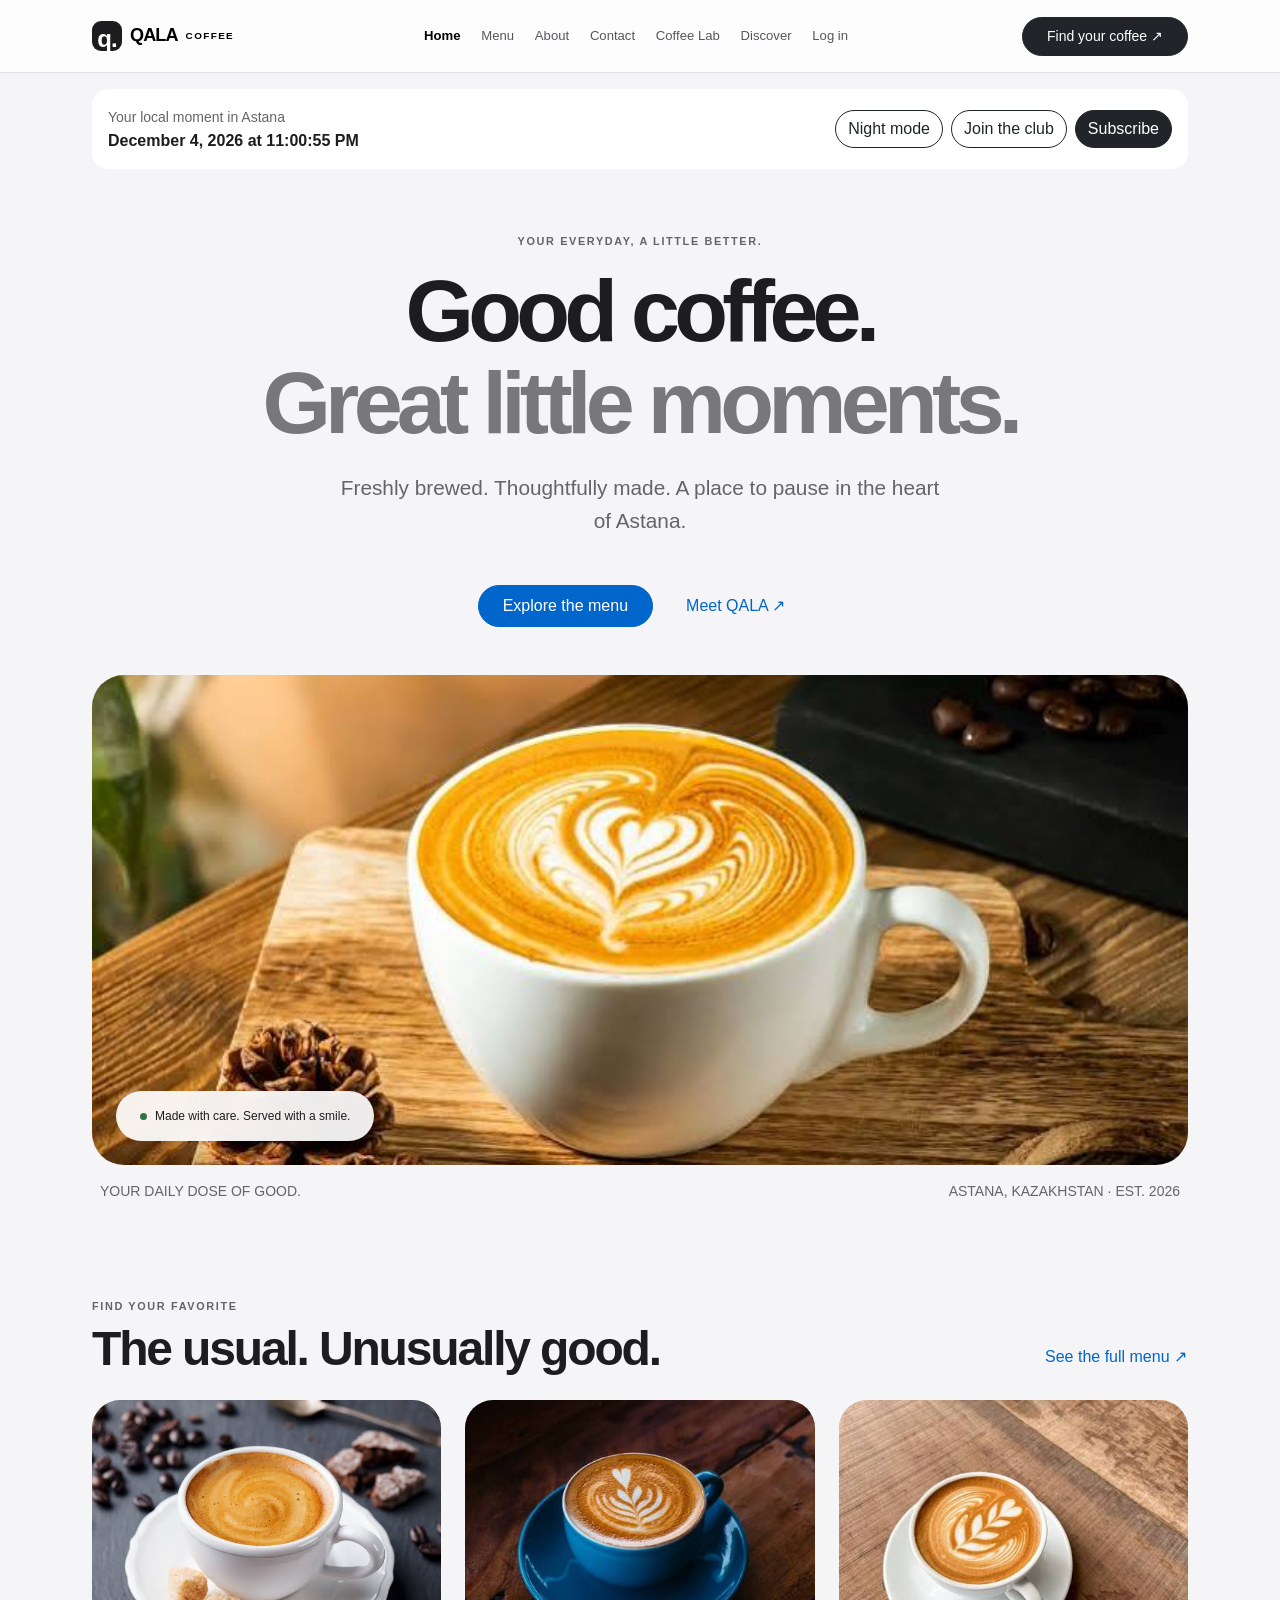
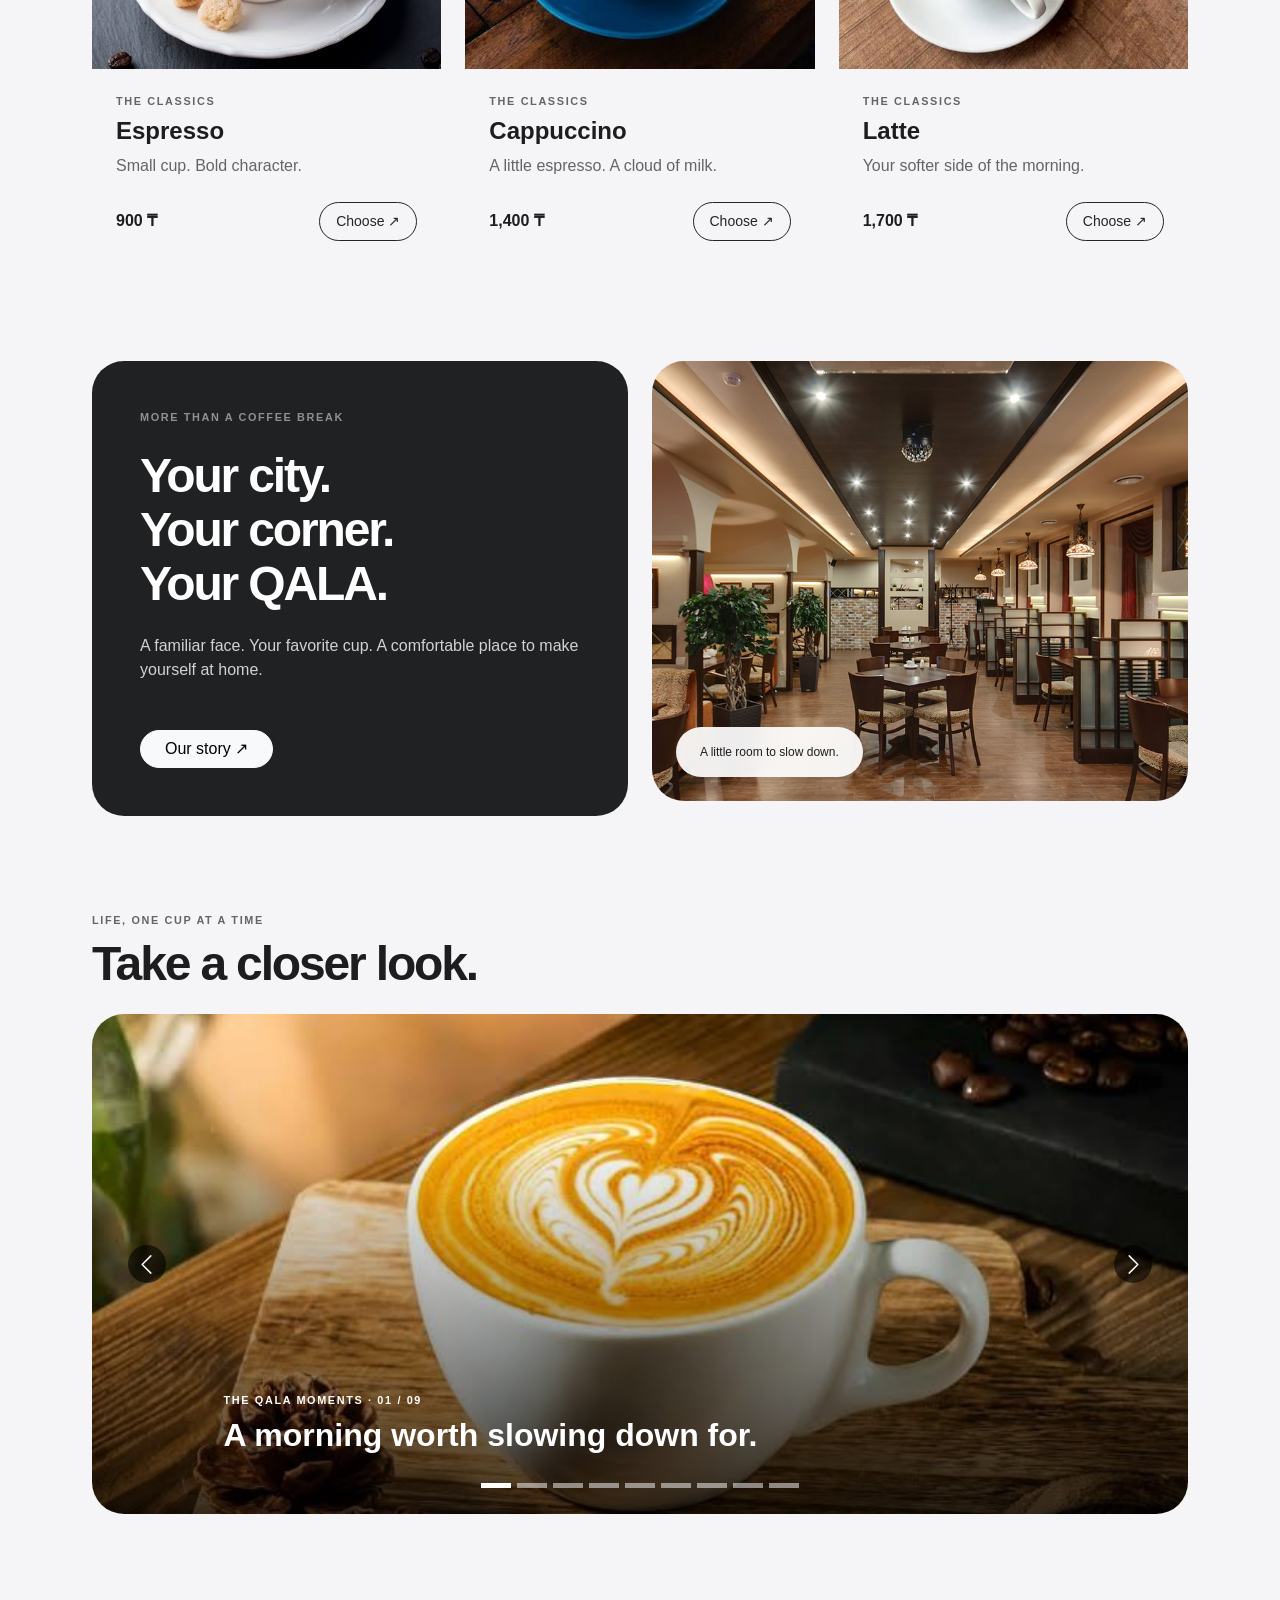
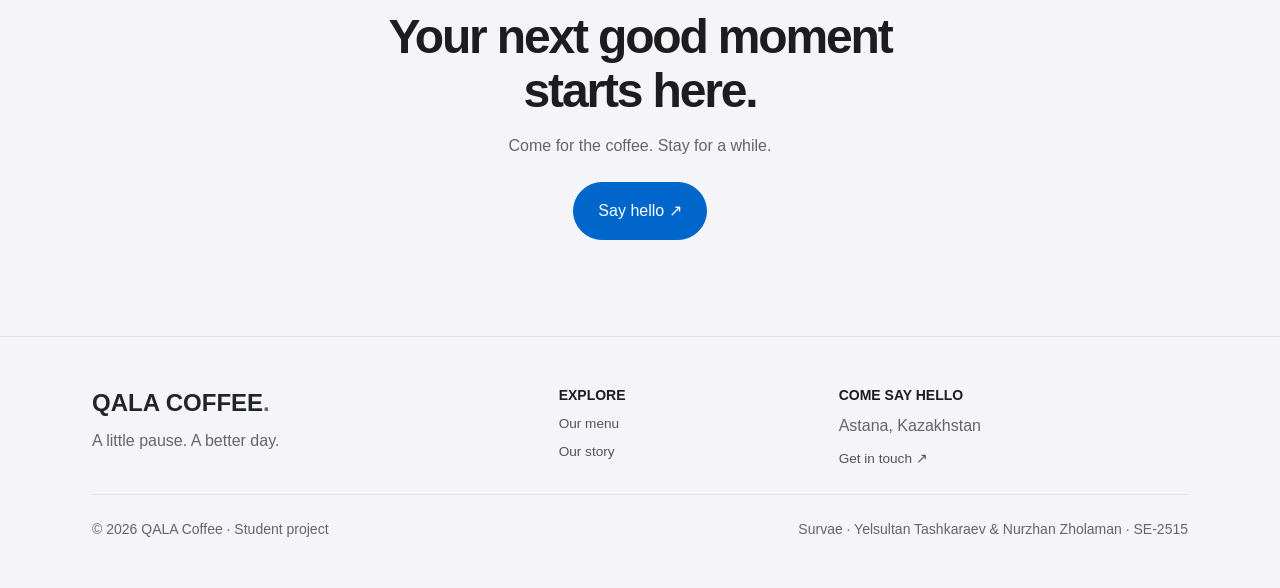
<file: index.html>
<!doctype html>
<html lang="en">
<head>
<meta charset="utf-8">
<meta name="viewport" content="width=device-width, initial-scale=1">
<meta name="description" content="QALA Coffee. Fresh coffee, familiar faces, and a little room to slow down in Astana.">
<title>Home | QALA Coffee</title>
<link rel="icon" href="images/favicon.svg" type="image/svg+xml">
<link rel="stylesheet" href="vendor/bootstrap.min.css">
<link rel="stylesheet" href="css/style.css">
<link rel="stylesheet" href="css/assignment5.css">
<script src="js/theme-init.js"></script>
<link rel="stylesheet" href="css/final.css">
</head>
<body>
<a class="visually-hidden-focusable position-absolute bg-white p-3" href="#main">Skip to content</a>
<header class="sticky-top">
<nav class="navbar navbar-expand-lg bg-white bg-opacity-75 border-bottom py-3" aria-label="Main navigation">
<div class="container">
<a class="navbar-brand fw-bold d-flex align-items-center gap-2" href="index.html">
<span class="brand-symbol" aria-hidden="true">q.</span> QALA<span class="brand-coffee">COFFEE</span>
</a>
<button class="navbar-toggler" type="button" data-bs-toggle="collapse" data-bs-target="#mainNav" aria-controls="mainNav" aria-expanded="false" aria-label="Toggle navigation">
<span class="navbar-toggler-icon">
</span>
</button>
<div class="collapse navbar-collapse" id="mainNav">
<ul class="navbar-nav mx-auto my-3 my-md-0">
<li class="nav-item">
<a class="nav-link px-lg-3 active" aria-current="page" href="index.html">Home</a>
</li>
<li class="nav-item">
<a class="nav-link px-lg-3 "  href="menu.html">Menu</a>
</li>
<li class="nav-item">
<a class="nav-link px-lg-3 "  href="about.html">About</a>
</li>
<li class="nav-item">
<a class="nav-link px-lg-3 "  href="contact.html">Contact</a>
</li>
<li class="nav-item"><a class="nav-link px-lg-3" href="lab.html">Coffee Lab</a></li>
<li class="nav-item"><a class="nav-link px-lg-3" href="discover.html">Discover</a></li><li class="nav-item"><a class="nav-link px-lg-3" href="login.html" data-account-link>Log in</a></li></ul>
<a class="btn btn-dark btn-sm rounded-pill px-4 py-2" href="menu.html">Find your coffee <span aria-hidden="true">↗</span>
</a>
</div>
</div>
</nav>
</header>
<section class="container py-3" aria-label="Coffee tools"><div class="d-flex flex-wrap align-items-center justify-content-between gap-3 bg-white rounded-4 p-3"><div><span class="small text-secondary">Your local moment in Astana</span><br><time id="currentDateTime" class="fw-semibold"></time></div><div class="d-flex flex-wrap gap-2"><button id="themeToggle" class="btn btn-outline-dark rounded-pill" type="button" aria-pressed="false">Night mode</button><a class="btn btn-outline-dark rounded-pill" href="signup.html">Join the club</a><button class="btn btn-dark rounded-pill" type="button" data-open-subscribe>Subscribe</button></div></div></section>
<main id="main">
<section class="container pb-5">
<div class="text-center py-5">
<p class="eyebrow mb-3">YOUR EVERYDAY, A LITTLE BETTER.</p>
<h1 class="display-title mb-4">Good coffee.<br>
<span class="soft-text">Great little moments.</span>
</h1>
<p class="intro text-secondary mx-auto mb-0">Freshly brewed. Thoughtfully made. A place to pause in the heart of Astana.</p>
</div>
<div class="d-flex justify-content-center flex-wrap gap-3 mb-5">
<a class="btn btn-primary btn-lg rounded-pill px-4" href="menu.html">Explore the menu</a>
<a class="btn btn-link btn-lg text-decoration-none" href="about.html">Meet QALA <span aria-hidden="true">↗</span>
</a>
</div>
<div class="hero-photo rounded-5 overflow-hidden position-relative">
<img src="images/hero.jpg" alt="Fresh latte with heart-shaped latte art on a wooden table" fetchpriority="high">
<div class="photo-label px-4 py-3 rounded-pill">
<span class="status-dot me-2">
</span>Made with care. Served with a smile.</div>
</div>
<div class="d-flex justify-content-between flex-wrap gap-2 text-secondary small pt-3 px-2">
<span>YOUR DAILY DOSE OF GOOD.</span>
<span>ASTANA, KAZAKHSTAN · EST. 2026</span>
</div>
</section>
<section class="container py-5">
<div class="d-flex flex-wrap align-items-end justify-content-between gap-3 mb-4">
<div>
<p class="eyebrow mb-2">FIND YOUR FAVORITE</p>
<h2 class="section-title mb-0">The usual. Unusually good.</h2>
</div>
<a href="menu.html" class="btn btn-link text-decoration-none px-0">See the full menu ↗</a>
</div>
<div class="row g-4 card-group" id="productGrid">
<div class="col-12 col-sm-6 col-lg-4" >
<article class="card border-0 h-100 overflow-hidden product-card">
<div class="product-image">
<img class="card-img-top" src="images/espres.jpg" alt="Espresso" loading="lazy">
</div>
<div class="card-body p-4 d-flex flex-column">
<p class="eyebrow small mb-2">THE CLASSICS</p>
<h3 class="h4 fw-semibold">Espresso</h3>
<p class="text-secondary mb-4">Small cup. Bold character.</p>
<div class="d-flex justify-content-between align-items-center mt-auto gap-2">
<span class="fw-semibold">900 ₸</span>
<a class="btn btn-outline-dark btn-sm rounded-pill px-3 py-2" href="contact.html?coffee=Espresso">Choose <span class="visually-hidden">Espresso</span> <span aria-hidden="true">↗</span>
</a>
</div>
</div>
</article>
</div>
<div class="col-12 col-sm-6 col-lg-4" >
<article class="card border-0 h-100 overflow-hidden product-card">
<div class="product-image">
<img class="card-img-top" src="images/capuchi.jpg" alt="Cappuccino" loading="lazy">
</div>
<div class="card-body p-4 d-flex flex-column">
<p class="eyebrow small mb-2">THE CLASSICS</p>
<h3 class="h4 fw-semibold">Cappuccino</h3>
<p class="text-secondary mb-4">A little espresso. A cloud of milk.</p>
<div class="d-flex justify-content-between align-items-center mt-auto gap-2">
<span class="fw-semibold">1,400 ₸</span>
<a class="btn btn-outline-dark btn-sm rounded-pill px-3 py-2" href="contact.html?coffee=Cappuccino">Choose <span class="visually-hidden">Cappuccino</span> <span aria-hidden="true">↗</span>
</a>
</div>
</div>
</article>
</div>
<div class="col-12 col-sm-6 col-lg-4" >
<article class="card border-0 h-100 overflow-hidden product-card">
<div class="product-image">
<img class="card-img-top" src="images/latte.jpg" alt="Latte" loading="lazy">
</div>
<div class="card-body p-4 d-flex flex-column">
<p class="eyebrow small mb-2">THE CLASSICS</p>
<h3 class="h4 fw-semibold">Latte</h3>
<p class="text-secondary mb-4">Your softer side of the morning.</p>
<div class="d-flex justify-content-between align-items-center mt-auto gap-2">
<span class="fw-semibold">1,700 ₸</span>
<a class="btn btn-outline-dark btn-sm rounded-pill px-3 py-2" href="contact.html?coffee=Latte">Choose <span class="visually-hidden">Latte</span> <span aria-hidden="true">↗</span>
</a>
</div>
</div>
</article>
</div>
</div>
</section>
<section class="container py-5">
<div class="row g-4">
<div class="col-12 col-lg-6">
<article class="feature-panel dark-panel h-100 rounded-5 p-4 p-sm-5 d-flex flex-column">
<p class="eyebrow text-white-50 mb-4">MORE THAN A COFFEE BREAK</p>
<h2 class="section-title">Your city.<br>Your corner.<br>Your QALA.</h2>
<p class="text-white-75 mt-3 mb-5">A familiar face. Your favorite cup. A comfortable place to make yourself at home.</p>
<a href="about.html" class="btn btn-light rounded-pill align-self-start px-4 mt-auto">Our story ↗</a>
</article>
</div>
<div class="col-12 col-lg-6">
<article class="feature-panel rounded-5 overflow-hidden position-relative">
<img class="w-100 feature-photo" src="images/atmos.jpg" alt="Warm café interior with wooden tables and comfortable seating" loading="lazy">
<div class="photo-label px-4 py-3 rounded-pill">A little room to slow down.</div>
</article>
</div>
</div>
</section>
<section class="container py-5">
<p class="eyebrow mb-2">LIFE, ONE CUP AT A TIME</p>
<h2 class="section-title mb-4">Take a closer look.</h2>
<div id="coffeeCarousel" class="carousel slide overflow-hidden rounded-5" role="region" aria-roledescription="carousel" aria-label="Coffee gallery">
<div class="carousel-indicators">
<button type="button" class="btn active" data-bs-target="#coffeeCarousel" data-bs-slide-to="0" aria-label="Slide 1" aria-current="true">
</button>
<button type="button" class="btn " data-bs-target="#coffeeCarousel" data-bs-slide-to="1" aria-label="Slide 2" >
</button>
<button type="button" class="btn " data-bs-target="#coffeeCarousel" data-bs-slide-to="2" aria-label="Slide 3" >
</button>
<button type="button" class="btn " data-bs-target="#coffeeCarousel" data-bs-slide-to="3" aria-label="Slide 4" >
</button>
<button type="button" class="btn " data-bs-target="#coffeeCarousel" data-bs-slide-to="4" aria-label="Slide 5" >
</button>
<button type="button" class="btn " data-bs-target="#coffeeCarousel" data-bs-slide-to="5" aria-label="Slide 6" >
</button>
<button type="button" class="btn " data-bs-target="#coffeeCarousel" data-bs-slide-to="6" aria-label="Slide 7" >
</button>
<button type="button" class="btn " data-bs-target="#coffeeCarousel" data-bs-slide-to="7" aria-label="Slide 8" >
</button>
<button type="button" class="btn " data-bs-target="#coffeeCarousel" data-bs-slide-to="8" aria-label="Slide 9" >
</button>
</div>
<div class="carousel-inner">
<div class="carousel-item active" role="group" aria-roledescription="slide" aria-label="1 of 9">
<img src="images/hero.jpg" class="d-block w-100 gallery-image" alt="A morning worth slowing down for." loading="lazy">
<div class="gallery-shade">
</div>
<div class="carousel-caption text-start">
<p class="eyebrow text-white mb-2">THE QALA MOMENTS · 01 / 09</p>
<h3 class="h2 fw-semibold">A morning worth slowing down for.</h3>
</div>
</div>
<div class="carousel-item " role="group" aria-roledescription="slide" aria-label="2 of 9">
<img src="images/espres.jpg" class="d-block w-100 gallery-image" alt="Small cup. Big character." loading="lazy">
<div class="gallery-shade">
</div>
<div class="carousel-caption text-start">
<p class="eyebrow text-white mb-2">THE QALA MOMENTS · 02 / 09</p>
<h3 class="h2 fw-semibold">Small cup. Big character.</h3>
</div>
</div>
<div class="carousel-item " role="group" aria-roledescription="slide" aria-label="3 of 9">
<img src="images/capuchi.jpg" class="d-block w-100 gallery-image" alt="The art of a little everyday joy." loading="lazy">
<div class="gallery-shade">
</div>
<div class="carousel-caption text-start">
<p class="eyebrow text-white mb-2">THE QALA MOMENTS · 03 / 09</p>
<h3 class="h2 fw-semibold">The art of a little everyday joy.</h3>
</div>
</div>
<div class="carousel-item " role="group" aria-roledescription="slide" aria-label="4 of 9">
<img src="images/latte.jpg" class="d-block w-100 gallery-image" alt="Made for your softer mornings." loading="lazy">
<div class="gallery-shade">
</div>
<div class="carousel-caption text-start">
<p class="eyebrow text-white mb-2">THE QALA MOMENTS · 04 / 09</p>
<h3 class="h2 fw-semibold">Made for your softer mornings.</h3>
</div>
</div>
<div class="carousel-item " role="group" aria-roledescription="slide" aria-label="5 of 9">
<img src="images/coffee4.jpg" class="d-block w-100 gallery-image" alt="Leave a little room for something sweet." loading="lazy">
<div class="gallery-shade">
</div>
<div class="carousel-caption text-start">
<p class="eyebrow text-white mb-2">THE QALA MOMENTS · 05 / 09</p>
<h3 class="h2 fw-semibold">Leave a little room for something sweet.</h3>
</div>
</div>
<div class="carousel-item " role="group" aria-roledescription="slide" aria-label="6 of 9">
<img src="images/coffee5.jpg" class="d-block w-100 gallery-image" alt="Find your moment of calm." loading="lazy">
<div class="gallery-shade">
</div>
<div class="carousel-caption text-start">
<p class="eyebrow text-white mb-2">THE QALA MOMENTS · 06 / 09</p>
<h3 class="h2 fw-semibold">Find your moment of calm.</h3>
</div>
</div>
<div class="carousel-item " role="group" aria-roledescription="slide" aria-label="7 of 9">
<img src="images/coffee6.jpg" class="d-block w-100 gallery-image" alt="Good things take their time." loading="lazy">
<div class="gallery-shade">
</div>
<div class="carousel-caption text-start">
<p class="eyebrow text-white mb-2">THE QALA MOMENTS · 07 / 09</p>
<h3 class="h2 fw-semibold">Good things take their time.</h3>
</div>
</div>
<div class="carousel-item " role="group" aria-roledescription="slide" aria-label="8 of 9">
<img src="images/coffee8.jpg" class="d-block w-100 gallery-image" alt="The perfect afternoon companion." loading="lazy">
<div class="gallery-shade">
</div>
<div class="carousel-caption text-start">
<p class="eyebrow text-white mb-2">THE QALA MOMENTS · 08 / 09</p>
<h3 class="h2 fw-semibold">The perfect afternoon companion.</h3>
</div>
</div>
<div class="carousel-item " role="group" aria-roledescription="slide" aria-label="9 of 9">
<img src="images/coffee9.jpg" class="d-block w-100 gallery-image" alt="Back to the simple things." loading="lazy">
<div class="gallery-shade">
</div>
<div class="carousel-caption text-start">
<p class="eyebrow text-white mb-2">THE QALA MOMENTS · 09 / 09</p>
<h3 class="h2 fw-semibold">Back to the simple things.</h3>
</div>
</div>
</div>
<button class="btn carousel-control-prev" type="button" data-bs-target="#coffeeCarousel" data-bs-slide="prev">
<span class="carousel-control-prev-icon" aria-hidden="true">
</span>
<span class="visually-hidden">Previous slide</span>
</button>
<button class="btn carousel-control-next" type="button" data-bs-target="#coffeeCarousel" data-bs-slide="next">
<span class="carousel-control-next-icon" aria-hidden="true">
</span>
<span class="visually-hidden">Next slide</span>
</button>
</div>
</section>
<section class="container text-center py-5">
<h2 class="section-title mb-3">Your next good moment<br>starts here.</h2>
<p class="text-secondary mb-4">Come for the coffee. Stay for a while.</p>
<a href="contact.html" class="btn btn-primary rounded-pill px-4 py-3">Say hello ↗</a>
</section>
</main>
<footer class="border-top py-5 mt-5">
<div class="container">
<div class="row gy-4 align-items-start">
<div class="col-md-5">
<a href="index.html" class="text-decoration-none text-dark fw-bold fs-4">QALA COFFEE<span class="text-secondary">.</span>
</a>
<p class="text-secondary mt-2 mb-0">A little pause. A better day.</p>
</div>
<div class="col-sm-6 col-md-3">
<p class="small fw-semibold mb-2">EXPLORE</p>
<a class="footer-link d-block mb-2" href="menu.html">Our menu</a>
<a class="footer-link d-block" href="about.html">Our story</a>
</div>
<div class="col-sm-6 col-md-4">
<p class="small fw-semibold mb-2">COME SAY HELLO</p>
<p class="text-secondary mb-2">Astana, Kazakhstan</p>
<a class="footer-link" href="contact.html">Get in touch <span aria-hidden="true">↗</span>
</a>
</div>
</div>
<div class="border-top mt-4 pt-4 d-flex flex-wrap justify-content-between gap-2 small text-secondary">
<span>© 2026 QALA Coffee · Student project</span>
<span>Survae · Yelsultan Tashkaraev &amp; Nurzhan Zholaman · SE-2515</span>
</div>
</div>
</footer>
<script src="vendor/bootstrap.bundle.min.js">
</script>
<script src="js/app.js">
</script>
<dialog id="subscribeDialog" aria-labelledby="subscribeTitle"><div class="p-4 p-sm-5"><button class="btn-close float-end" type="button" data-close-subscribe aria-label="Close subscription form"></button><p class="eyebrow">THE QALA LETTER</p><h2 id="subscribeTitle" class="h2">A little coffee news.</h2><p class="text-secondary">Join our newsletter demo.</p><form id="subscribeForm" novalidate><label class="form-label" for="subscribeEmail">Email address *</label><input id="subscribeEmail" name="email" type="text" inputmode="email" class="form-control py-3" placeholder="you@example.com" autocomplete="email" aria-describedby="subscribeError"><p id="subscribeError" class="field-error" aria-live="polite"></p><button type="submit" class="btn btn-dark rounded-pill w-100">Subscribe</button><p id="subscribeResult" class="mt-3 mb-0" role="status"></p></form></div></dialog>
<script src="js/assignment4.js"></script>
<script src="js/assignment5.js"></script>
<script src="js/storage.js"></script>
<script src="js/auth.js"></script>
<script src="js/api.js"></script>
</body>
</html>
</file>
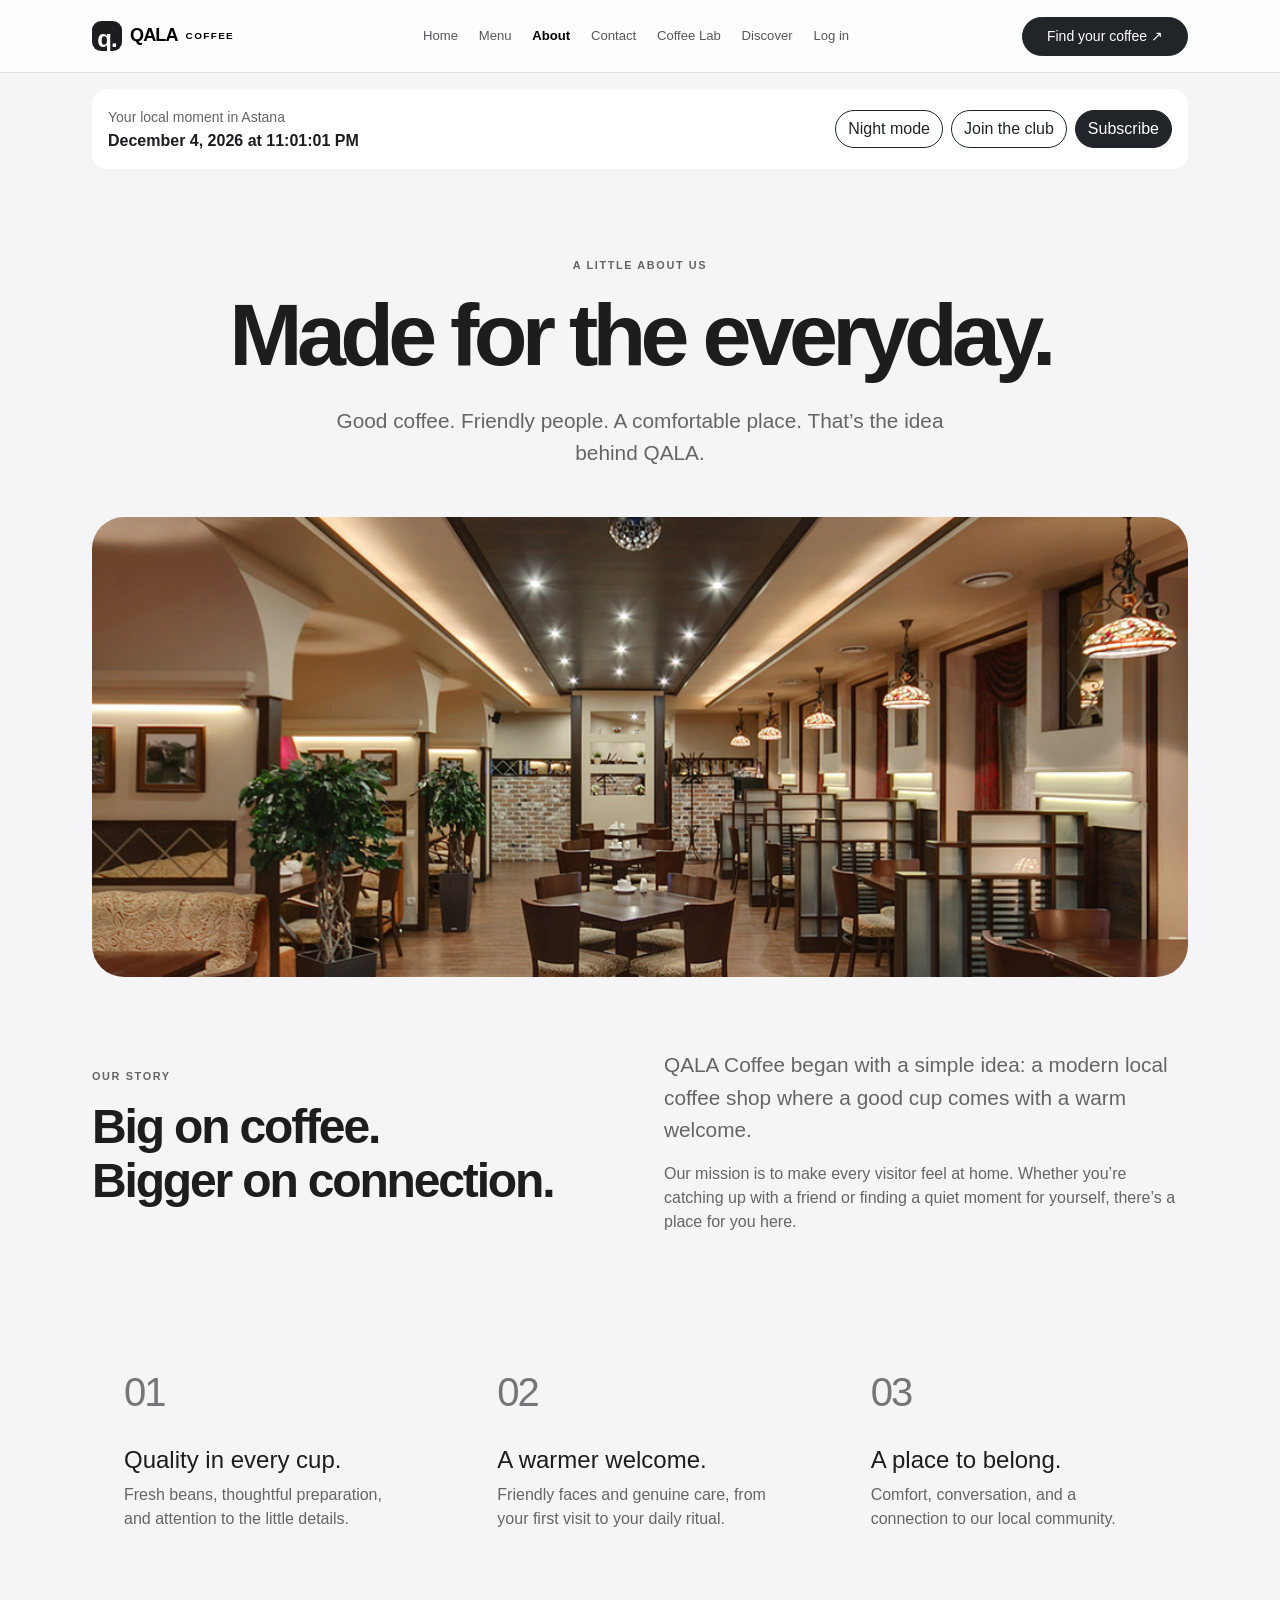
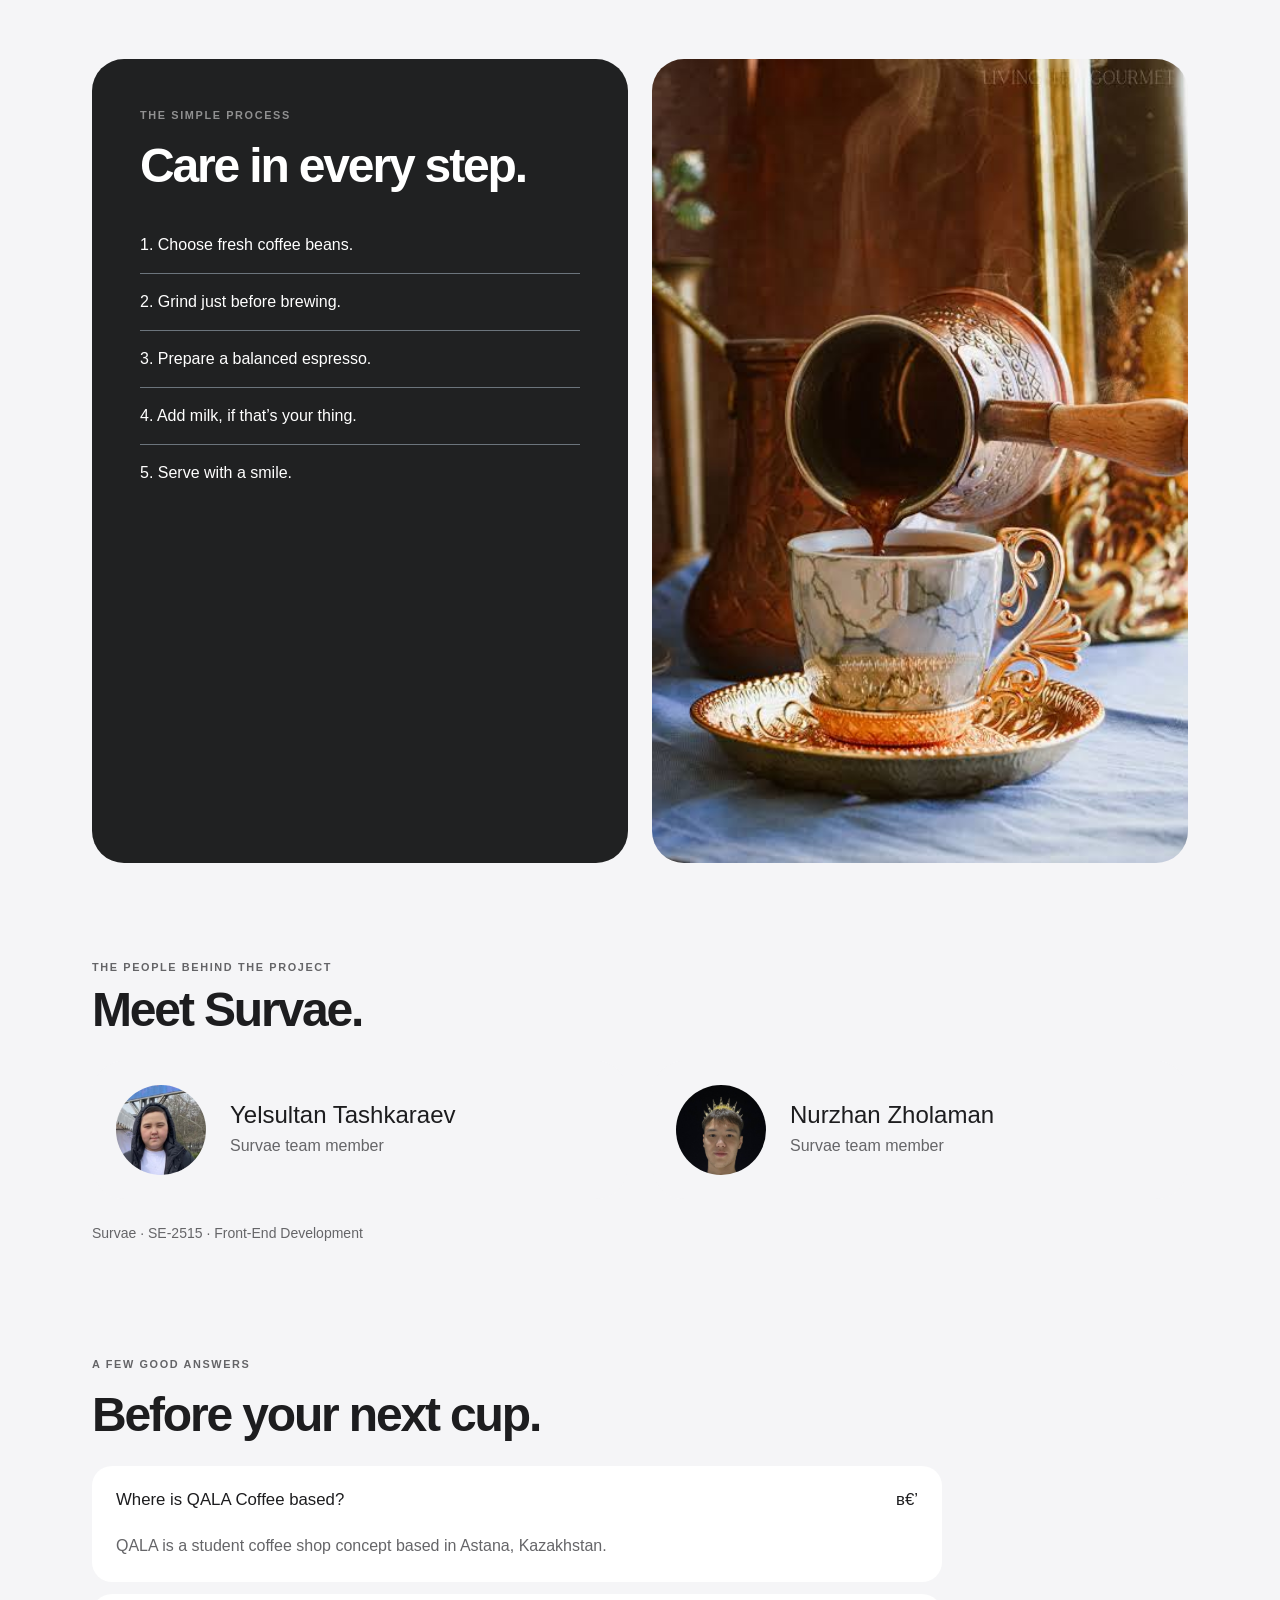
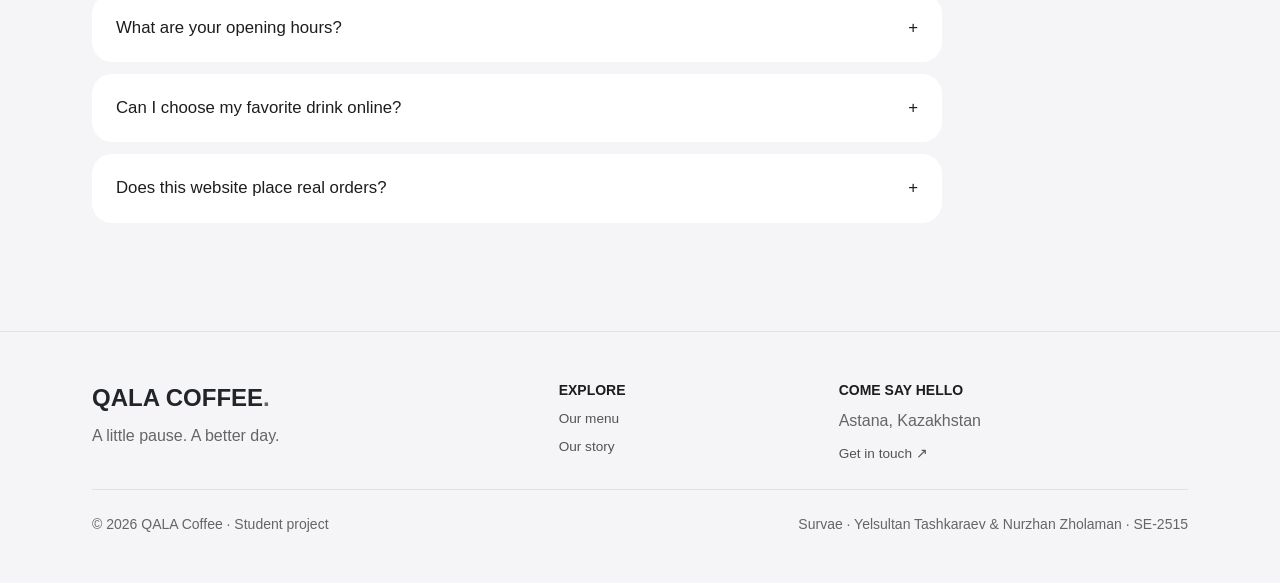
<file: about.html>
<!doctype html>
<html lang="en">
<head>
<meta charset="utf-8">
<meta name="viewport" content="width=device-width, initial-scale=1">
<meta name="description" content="QALA Coffee. Fresh coffee, familiar faces, and a little room to slow down in Astana.">
<title>Our story | QALA Coffee</title>
<link rel="icon" href="images/favicon.svg" type="image/svg+xml">
<link rel="stylesheet" href="vendor/bootstrap.min.css">
<link rel="stylesheet" href="css/style.css">
<link rel="stylesheet" href="css/assignment5.css">
<script src="js/theme-init.js"></script>
<link rel="stylesheet" href="css/final.css">
</head>
<body>
<a class="visually-hidden-focusable position-absolute bg-white p-3" href="#main">Skip to content</a>
<header class="sticky-top">
<nav class="navbar navbar-expand-lg bg-white bg-opacity-75 border-bottom py-3" aria-label="Main navigation">
<div class="container">
<a class="navbar-brand fw-bold d-flex align-items-center gap-2" href="index.html">
<span class="brand-symbol" aria-hidden="true">q.</span> QALA<span class="brand-coffee">COFFEE</span>
</a>
<button class="navbar-toggler" type="button" data-bs-toggle="collapse" data-bs-target="#mainNav" aria-controls="mainNav" aria-expanded="false" aria-label="Toggle navigation">
<span class="navbar-toggler-icon">
</span>
</button>
<div class="collapse navbar-collapse" id="mainNav">
<ul class="navbar-nav mx-auto my-3 my-md-0">
<li class="nav-item">
<a class="nav-link px-lg-3 "  href="index.html">Home</a>
</li>
<li class="nav-item">
<a class="nav-link px-lg-3 "  href="menu.html">Menu</a>
</li>
<li class="nav-item">
<a class="nav-link px-lg-3 active" aria-current="page" href="about.html">About</a>
</li>
<li class="nav-item">
<a class="nav-link px-lg-3 "  href="contact.html">Contact</a>
</li>
<li class="nav-item"><a class="nav-link px-lg-3" href="lab.html">Coffee Lab</a></li>
<li class="nav-item"><a class="nav-link px-lg-3" href="discover.html">Discover</a></li><li class="nav-item"><a class="nav-link px-lg-3" href="login.html" data-account-link>Log in</a></li></ul>
<a class="btn btn-dark btn-sm rounded-pill px-4 py-2" href="menu.html">Find your coffee <span aria-hidden="true">↗</span>
</a>
</div>
</div>
</nav>
</header>
<section class="container py-3" aria-label="Coffee tools"><div class="d-flex flex-wrap align-items-center justify-content-between gap-3 bg-white rounded-4 p-3"><div><span class="small text-secondary">Your local moment in Astana</span><br><time id="currentDateTime" class="fw-semibold"></time></div><div class="d-flex flex-wrap gap-2"><button id="themeToggle" class="btn btn-outline-dark rounded-pill" type="button" aria-pressed="false">Night mode</button><a class="btn btn-outline-dark rounded-pill" href="signup.html">Join the club</a><button class="btn btn-dark rounded-pill" type="button" data-open-subscribe>Subscribe</button></div></div></section>
<main id="main">
<section class="container py-4">
<div class="text-center py-5">
<p class="eyebrow mb-3">A LITTLE ABOUT US</p>
<h1 class="display-title mb-4">Made for the everyday.</h1>
<p class="intro text-secondary mx-auto mb-0">Good coffee. Friendly people. A comfortable place. That’s the idea behind QALA.</p>
</div>
<img src="images/atmos.jpg" class="w-100 about-hero rounded-5" alt="A welcoming café interior with warm lighting" fetchpriority="high">
</section>
<section class="container py-5">
<div class="row g-4 g-lg-5 align-items-center">
<div class="col-lg-6">
<p class="eyebrow mb-3">OUR STORY</p>
<h2 class="section-title">Big on coffee.<br>Bigger on connection.</h2>
</div>
<div class="col-lg-6">
<p class="intro text-secondary">QALA Coffee began with a simple idea: a modern local coffee shop where a good cup comes with a warm welcome.</p>
<p class="text-secondary mb-0">Our mission is to make every visitor feel at home. Whether you’re catching up with a friend or finding a quiet moment for yourself, there’s a place for you here.</p>
</div>
</div>
</section>
<section class="container py-5">
<div class="row g-4">
<div class="col-12 col-md-6 col-lg-4">
<article class="card h-100 border-0 rounded-5 p-4">
<div class="card-body p-2">
<p class="value-number mb-4">01</p>
<h3 class="h4">Quality in every cup.</h3>
<p class="text-secondary mb-0">Fresh beans, thoughtful preparation, and attention to the little details.</p>
</div>
</article>
</div>
<div class="col-12 col-md-6 col-lg-4">
<article class="card h-100 border-0 rounded-5 p-4">
<div class="card-body p-2">
<p class="value-number mb-4">02</p>
<h3 class="h4">A warmer welcome.</h3>
<p class="text-secondary mb-0">Friendly faces and genuine care, from your first visit to your daily ritual.</p>
</div>
</article>
</div>
<div class="col-12 col-md-6 col-lg-4">
<article class="card h-100 border-0 rounded-5 p-4">
<div class="card-body p-2">
<p class="value-number mb-4">03</p>
<h3 class="h4">A place to belong.</h3>
<p class="text-secondary mb-0">Comfort, conversation, and a connection to our local community.</p>
</div>
</article>
</div>
</div>
</section>
<section class="container py-5">
<div class="row g-4">
<div class="col-lg-6">
<div class="rounded-5 dark-panel p-4 p-sm-5 h-100">
<p class="eyebrow text-white-50">THE SIMPLE PROCESS</p>
<h2 class="section-title mb-4">Care in every step.</h2>
<ol class="list-group list-group-numbered list-group-flush">
<li class="list-group-item bg-transparent text-white border-secondary py-3 px-0">Choose fresh coffee beans.</li>
<li class="list-group-item bg-transparent text-white border-secondary py-3 px-0">Grind just before brewing.</li>
<li class="list-group-item bg-transparent text-white border-secondary py-3 px-0">Prepare a balanced espresso.</li>
<li class="list-group-item bg-transparent text-white border-secondary py-3 px-0">Add milk, if that’s your thing.</li>
<li class="list-group-item bg-transparent text-white border-secondary py-3 px-0">Serve with a smile.</li>
</ol>
</div>
</div>
<div class="col-lg-6">
<img src="images/coffee6.jpg" class="w-100 h-100 process-image rounded-5" alt="Coffee being poured from a copper pot into a cup" loading="lazy">
</div>
</div>
</section>
<section class="container py-5">
<p class="eyebrow mb-2">THE PEOPLE BEHIND THE PROJECT</p>
<h2 class="section-title mb-4">Meet Survae.</h2>
<div class="row g-4">
<div class="col-lg-6">
<article class="card border-0 rounded-5 p-4 h-100">
<div class="d-flex align-items-center gap-4">
<img src="images/student.jpg" class="avatar" alt="Yelsultan Tashkaraev" loading="lazy">
<div>
<h3 class="h4 mb-1">Yelsultan Tashkaraev</h3>
<p class="text-secondary mb-0">Survae team member</p>
</div>
</div>

</article>
</div>
<div class="col-lg-6">
<article class="card border-0 rounded-5 p-4 h-100">
<div class="d-flex align-items-center gap-4">
<img src="images/team.jpg" class="avatar" alt="Nurzhan Zholaman" loading="lazy">
<div>
<h3 class="h4 mb-1">Nurzhan Zholaman</h3>
<p class="text-secondary mb-0">Survae team member</p>
</div>
</div>

</article>
</div>
</div>
<p class="small text-secondary mt-4">Survae · SE-2515 · Front-End Development</p>
</section>
<section id="faq" class="container py-5"><p class="eyebrow">A FEW GOOD ANSWERS</p><h2 class="section-title mb-4">Before your next cup.</h2><div class="faq-list"><article class="faq-item"><h3 class="m-0"><button type="button" class="faq-question" aria-expanded="false" aria-controls="answer0">Where is QALA Coffee based?<span aria-hidden="true">+</span></button></h3><div class="faq-answer" id="answer0" inert><div><p>QALA is a student coffee shop concept based in Astana, Kazakhstan.</p></div></div></article><article class="faq-item"><h3 class="m-0"><button type="button" class="faq-question" aria-expanded="false" aria-controls="answer1">What are your opening hours?<span aria-hidden="true">+</span></button></h3><div class="faq-answer" id="answer1" inert><div><p>Our concept hours are Monday to Friday, 08:00 to 22:00, and weekends, 09:00 to 23:00.</p></div></div></article><article class="faq-item"><h3 class="m-0"><button type="button" class="faq-question" aria-expanded="false" aria-controls="answer2">Can I choose my favorite drink online?<span aria-hidden="true">+</span></button></h3><div class="faq-answer" id="answer2" inert><div><p>Yes. Open Menu and click Choose. Your selected drink appears in the Contact form.</p></div></div></article><article class="faq-item"><h3 class="m-0"><button type="button" class="faq-question" aria-expanded="false" aria-controls="answer3">Does this website place real orders?<span aria-hidden="true">+</span></button></h3><div class="faq-answer" id="answer3" inert><div><p>No real orders or messages are sent. Registration stores your name, email, phone and demo password locally in this browser. Use fictional details and a disposable password. Contact and subscription previews do not save their input.</p></div></div></article></div></section>
</main>
<footer class="border-top py-5 mt-5">
<div class="container">
<div class="row gy-4 align-items-start">
<div class="col-md-5">
<a href="index.html" class="text-decoration-none text-dark fw-bold fs-4">QALA COFFEE<span class="text-secondary">.</span>
</a>
<p class="text-secondary mt-2 mb-0">A little pause. A better day.</p>
</div>
<div class="col-sm-6 col-md-3">
<p class="small fw-semibold mb-2">EXPLORE</p>
<a class="footer-link d-block mb-2" href="menu.html">Our menu</a>
<a class="footer-link d-block" href="about.html">Our story</a>
</div>
<div class="col-sm-6 col-md-4">
<p class="small fw-semibold mb-2">COME SAY HELLO</p>
<p class="text-secondary mb-2">Astana, Kazakhstan</p>
<a class="footer-link" href="contact.html">Get in touch <span aria-hidden="true">↗</span>
</a>
</div>
</div>
<div class="border-top mt-4 pt-4 d-flex flex-wrap justify-content-between gap-2 small text-secondary">
<span>© 2026 QALA Coffee · Student project</span>
<span>Survae · Yelsultan Tashkaraev &amp; Nurzhan Zholaman · SE-2515</span>
</div>
</div>
</footer>
<script src="vendor/bootstrap.bundle.min.js">
</script>
<script src="js/app.js">
</script>
<dialog id="subscribeDialog" aria-labelledby="subscribeTitle"><div class="p-4 p-sm-5"><button class="btn-close float-end" type="button" data-close-subscribe aria-label="Close subscription form"></button><p class="eyebrow">THE QALA LETTER</p><h2 id="subscribeTitle" class="h2">A little coffee news.</h2><p class="text-secondary">Join our newsletter demo.</p><form id="subscribeForm" novalidate><label class="form-label" for="subscribeEmail">Email address *</label><input id="subscribeEmail" name="email" type="text" inputmode="email" class="form-control py-3" placeholder="you@example.com" autocomplete="email" aria-describedby="subscribeError"><p id="subscribeError" class="field-error" aria-live="polite"></p><button type="submit" class="btn btn-dark rounded-pill w-100">Subscribe</button><p id="subscribeResult" class="mt-3 mb-0" role="status"></p></form></div></dialog>
<script src="js/assignment4.js"></script>
<script src="js/assignment5.js"></script>
<script src="js/storage.js"></script>
<script src="js/auth.js"></script>
<script src="js/api.js"></script>
</body>
</html>
</file>
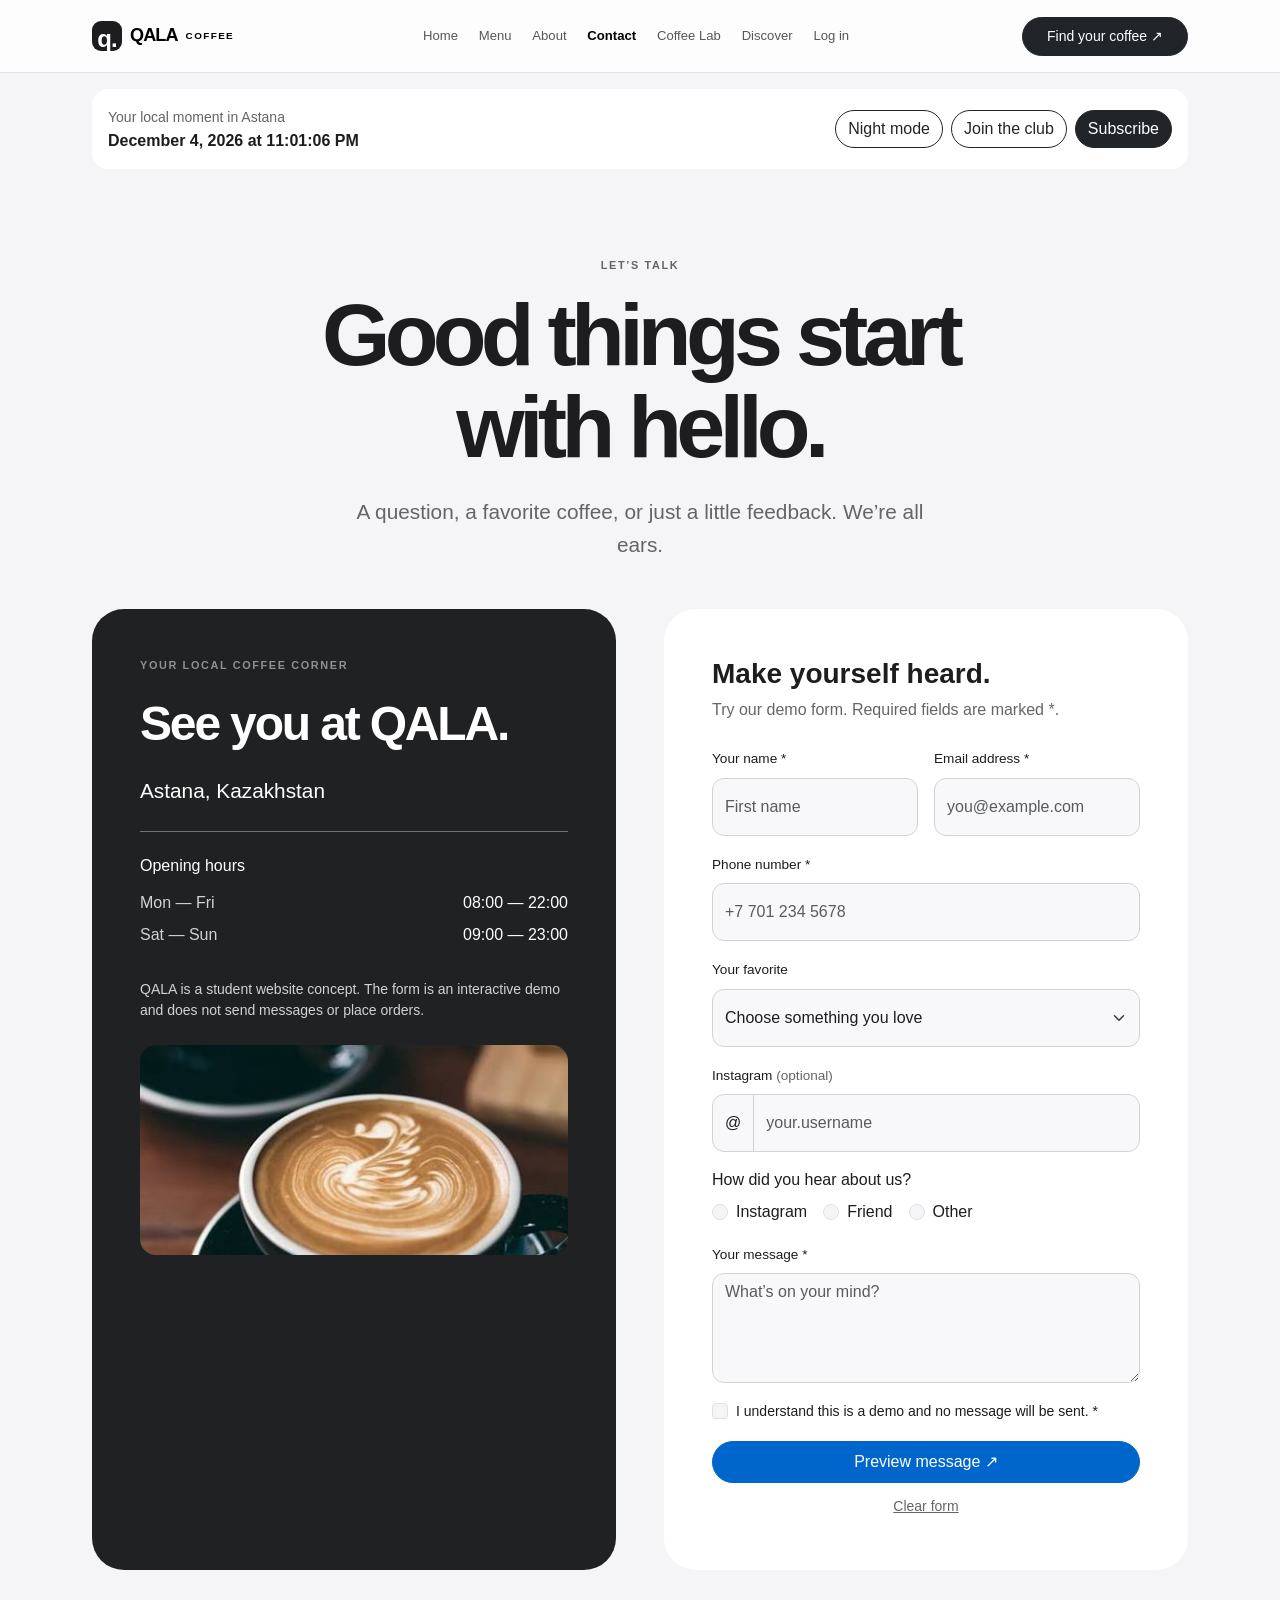
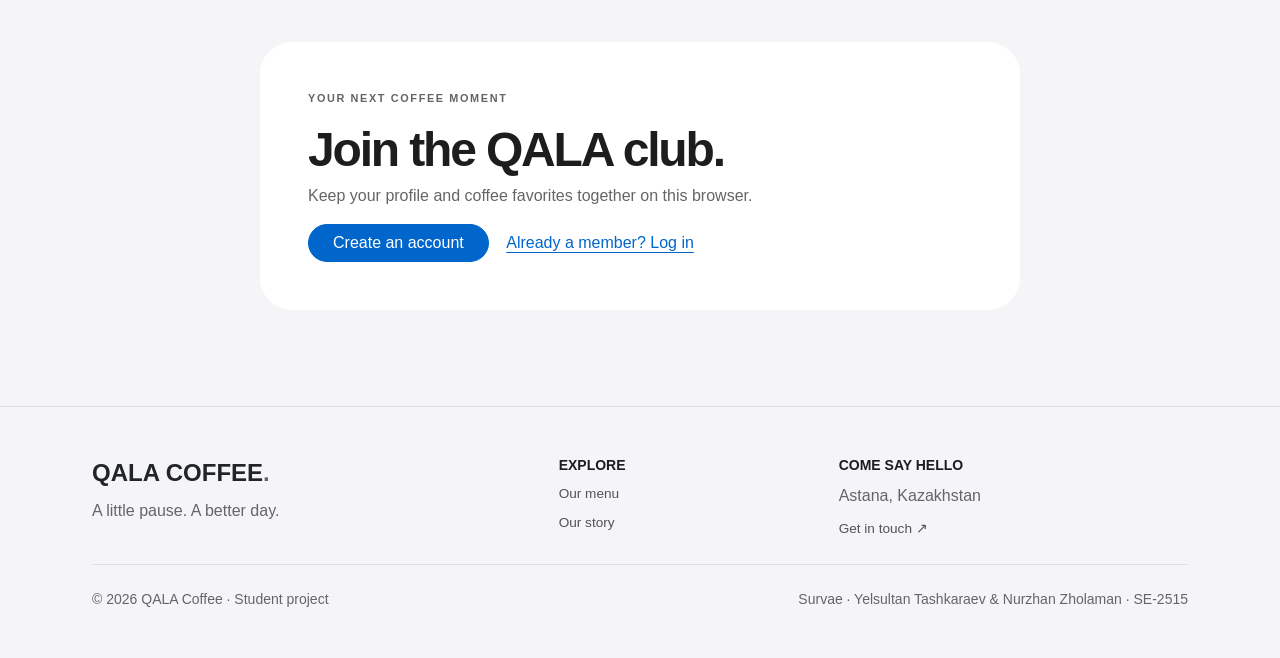
<file: contact.html>
<!doctype html>
<html lang="en">
<head>
<meta charset="utf-8">
<meta name="viewport" content="width=device-width, initial-scale=1">
<meta name="description" content="QALA Coffee. Fresh coffee, familiar faces, and a little room to slow down in Astana.">
<title>Contact | QALA Coffee</title>
<link rel="icon" href="images/favicon.svg" type="image/svg+xml">
<link rel="stylesheet" href="vendor/bootstrap.min.css">
<link rel="stylesheet" href="css/style.css">
<link rel="stylesheet" href="css/assignment5.css">
<script src="js/theme-init.js"></script>
<link rel="stylesheet" href="css/final.css">
</head>
<body>
<a class="visually-hidden-focusable position-absolute bg-white p-3" href="#main">Skip to content</a>
<header class="sticky-top">
<nav class="navbar navbar-expand-lg bg-white bg-opacity-75 border-bottom py-3" aria-label="Main navigation">
<div class="container">
<a class="navbar-brand fw-bold d-flex align-items-center gap-2" href="index.html">
<span class="brand-symbol" aria-hidden="true">q.</span> QALA<span class="brand-coffee">COFFEE</span>
</a>
<button class="navbar-toggler" type="button" data-bs-toggle="collapse" data-bs-target="#mainNav" aria-controls="mainNav" aria-expanded="false" aria-label="Toggle navigation">
<span class="navbar-toggler-icon">
</span>
</button>
<div class="collapse navbar-collapse" id="mainNav">
<ul class="navbar-nav mx-auto my-3 my-md-0">
<li class="nav-item">
<a class="nav-link px-lg-3 "  href="index.html">Home</a>
</li>
<li class="nav-item">
<a class="nav-link px-lg-3 "  href="menu.html">Menu</a>
</li>
<li class="nav-item">
<a class="nav-link px-lg-3 "  href="about.html">About</a>
</li>
<li class="nav-item">
<a class="nav-link px-lg-3 active" aria-current="page" href="contact.html">Contact</a>
</li>
<li class="nav-item"><a class="nav-link px-lg-3" href="lab.html">Coffee Lab</a></li>
<li class="nav-item"><a class="nav-link px-lg-3" href="discover.html">Discover</a></li><li class="nav-item"><a class="nav-link px-lg-3" href="login.html" data-account-link>Log in</a></li></ul>
<a class="btn btn-dark btn-sm rounded-pill px-4 py-2" href="menu.html">Find your coffee <span aria-hidden="true">↗</span>
</a>
</div>
</div>
</nav>
</header>
<section class="container py-3" aria-label="Coffee tools"><div class="d-flex flex-wrap align-items-center justify-content-between gap-3 bg-white rounded-4 p-3"><div><span class="small text-secondary">Your local moment in Astana</span><br><time id="currentDateTime" class="fw-semibold"></time></div><div class="d-flex flex-wrap gap-2"><button id="themeToggle" class="btn btn-outline-dark rounded-pill" type="button" aria-pressed="false">Night mode</button><a class="btn btn-outline-dark rounded-pill" href="signup.html">Join the club</a><button class="btn btn-dark rounded-pill" type="button" data-open-subscribe>Subscribe</button></div></div></section>
<main id="main">
<section class="container py-4">
<div class="text-center py-5">
<p class="eyebrow mb-3">LET’S TALK</p>
<h1 class="display-title mb-4">Good things start<br>with hello.</h1>
<p class="intro text-secondary mx-auto mb-0">A question, a favorite coffee, or just a little feedback. We’re all ears.</p>
</div>
<div class="row g-4 g-lg-5">
<div class="col-12 col-lg-6">
<div class="rounded-5 dark-panel p-4 p-sm-5 h-100">
<p class="eyebrow text-white-50 mb-4">YOUR LOCAL COFFEE CORNER</p>
<h2 class="section-title mb-4">See you at QALA.</h2>
<p class="intro mb-4">Astana, Kazakhstan</p>
<div class="border-top border-secondary pt-4 mt-lg-4">
<h3 class="h6 mb-3">Opening hours</h3>
<dl class="row mb-4">
<dt class="col-6 fw-normal text-white-75">Mon — Fri</dt>
<dd class="col-6 text-end">08:00 — 22:00</dd>
<dt class="col-6 fw-normal text-white-75">Sat — Sun</dt>
<dd class="col-6 text-end">09:00 — 23:00</dd>
</dl>
<p class="small text-white-75 mb-0">QALA is a student website concept. The form is an interactive demo and does not send messages or place orders.</p>
</div>
<img src="images/cafe.jpg" class="w-100 contact-photo rounded-4 mt-4" alt="A cup of coffee with delicate latte art" loading="lazy">
</div>
</div>
<div class="col-12 col-lg-6">
<form novalidate id="contact-form" class="bg-white rounded-5 p-4 p-sm-5" aria-describedby="formNote">
<h2 class="h3 fw-semibold mb-2">Make yourself heard.</h2>
<p id="formNote" class="text-secondary mb-4">Try our demo form. Required fields are marked *.</p>
<div class="row g-3">
<div class="col-12 col-sm-6">
<label class="form-label" for="name">Your name *</label>
<input class="form-control py-3" id="name" name="name" autocomplete="name" placeholder="First name">
</div>
<div class="col-12 col-sm-6">
<label class="form-label" for="email">Email address *</label>
<input class="form-control py-3" type="text" inputmode="email" id="email" name="email" autocomplete="email" placeholder="you@example.com">
</div>
<div class="col-12"><label class="form-label" for="phone">Phone number *</label><input class="form-control py-3" id="phone" name="phone" type="tel" autocomplete="tel" placeholder="+7 701 234 5678"></div>
<div class="col-12">
<label class="form-label" for="coffee">Your favorite</label>
<select class="form-select py-3" name="coffee" id="coffee">
<option value="">Choose something you love</option>
<option>Espresso</option>
<option>Cappuccino</option>
<option>Latte</option>
<option>Americano</option>
<option>Raf Coffee</option>
<option>Green tea</option>
<option>Berry cheesecake</option>
<option>Carrot cake</option>
</select>
</div>
<div class="col-12">
<label class="form-label" for="handle">Instagram <span class="text-secondary">(optional)</span>
</label>
<div class="input-group">
<span class="input-group-text" id="atSign">@</span>
<input class="form-control py-3" id="handle" name="handle" aria-describedby="atSign" placeholder="your.username">
</div>
</div>
<div class="col-12">
<fieldset>
<legend class="fs-6">How did you hear about us?</legend>
<div class="d-flex flex-wrap gap-3">
<div class="form-check">
<input class="form-check-input" type="radio" name="source" id="source-instagram" value="Instagram">
<label class="form-check-label" for="source-instagram">Instagram</label>
</div>
<div class="form-check">
<input class="form-check-input" type="radio" name="source" id="source-friend" value="Friend">
<label class="form-check-label" for="source-friend">Friend</label>
</div>
<div class="form-check">
<input class="form-check-input" type="radio" name="source" id="source-other" value="Other">
<label class="form-check-label" for="source-other">Other</label>
</div>
</div>
</fieldset>
</div>
<div class="col-12">
<label for="message" class="form-label">Your message *</label>
<textarea class="form-control" id="message" name="message" rows="4" placeholder="What’s on your mind?">
</textarea>
</div>
<div class="col-12">
<div class="form-check">
<input class="form-check-input" type="checkbox" id="demoConsent">
<label class="form-check-label small" for="demoConsent">I understand this is a demo and no message will be sent. *</label>
</div>
</div>
<div class="col-12">
<button class="btn btn-primary btn-lg rounded-pill w-100" type="submit">Preview message <span aria-hidden="true">↗</span>
</button>
<button class="btn btn-link btn-sm text-secondary d-block mx-auto mt-2" type="reset">Clear form</button>
</div>
</div>
<div id="formResult" class="alert alert-success mt-4 mb-0" role="status" hidden>
</div>
</form>
</div>
</div>
</section>
<section id="coffee-club" class="container py-5"><div class="bg-white rounded-5 p-4 p-sm-5 mx-auto"><p class="eyebrow">YOUR NEXT COFFEE MOMENT</p><h2 class="section-title">Join the QALA club.</h2><p class="text-secondary">Keep your profile and coffee favorites together on this browser.</p><a class="btn btn-primary rounded-pill px-4" href="signup.html">Create an account</a> <a class="btn btn-link" href="login.html">Already a member? Log in</a></div></section>
</main>
<footer class="border-top py-5 mt-5">
<div class="container">
<div class="row gy-4 align-items-start">
<div class="col-md-5">
<a href="index.html" class="text-decoration-none text-dark fw-bold fs-4">QALA COFFEE<span class="text-secondary">.</span>
</a>
<p class="text-secondary mt-2 mb-0">A little pause. A better day.</p>
</div>
<div class="col-sm-6 col-md-3">
<p class="small fw-semibold mb-2">EXPLORE</p>
<a class="footer-link d-block mb-2" href="menu.html">Our menu</a>
<a class="footer-link d-block" href="about.html">Our story</a>
</div>
<div class="col-sm-6 col-md-4">
<p class="small fw-semibold mb-2">COME SAY HELLO</p>
<p class="text-secondary mb-2">Astana, Kazakhstan</p>
<a class="footer-link" href="contact.html">Get in touch <span aria-hidden="true">↗</span>
</a>
</div>
</div>
<div class="border-top mt-4 pt-4 d-flex flex-wrap justify-content-between gap-2 small text-secondary">
<span>© 2026 QALA Coffee · Student project</span>
<span>Survae · Yelsultan Tashkaraev &amp; Nurzhan Zholaman · SE-2515</span>
</div>
</div>
</footer>
<script src="vendor/bootstrap.bundle.min.js">
</script>
<script src="js/app.js">
</script>
<dialog id="subscribeDialog" aria-labelledby="subscribeTitle"><div class="p-4 p-sm-5"><button class="btn-close float-end" type="button" data-close-subscribe aria-label="Close subscription form"></button><p class="eyebrow">THE QALA LETTER</p><h2 id="subscribeTitle" class="h2">A little coffee news.</h2><p class="text-secondary">Join our newsletter demo.</p><form id="subscribeForm" novalidate><label class="form-label" for="subscribeEmail">Email address *</label><input id="subscribeEmail" name="email" type="text" inputmode="email" class="form-control py-3" placeholder="you@example.com" autocomplete="email" aria-describedby="subscribeError"><p id="subscribeError" class="field-error" aria-live="polite"></p><button type="submit" class="btn btn-dark rounded-pill w-100">Subscribe</button><p id="subscribeResult" class="mt-3 mb-0" role="status"></p></form></div></dialog>
<script src="js/assignment4.js"></script>
<script src="js/assignment5.js"></script>
<script src="js/storage.js"></script>
<script src="js/auth.js"></script>
<script src="js/api.js"></script>
</body>
</html>
</file>
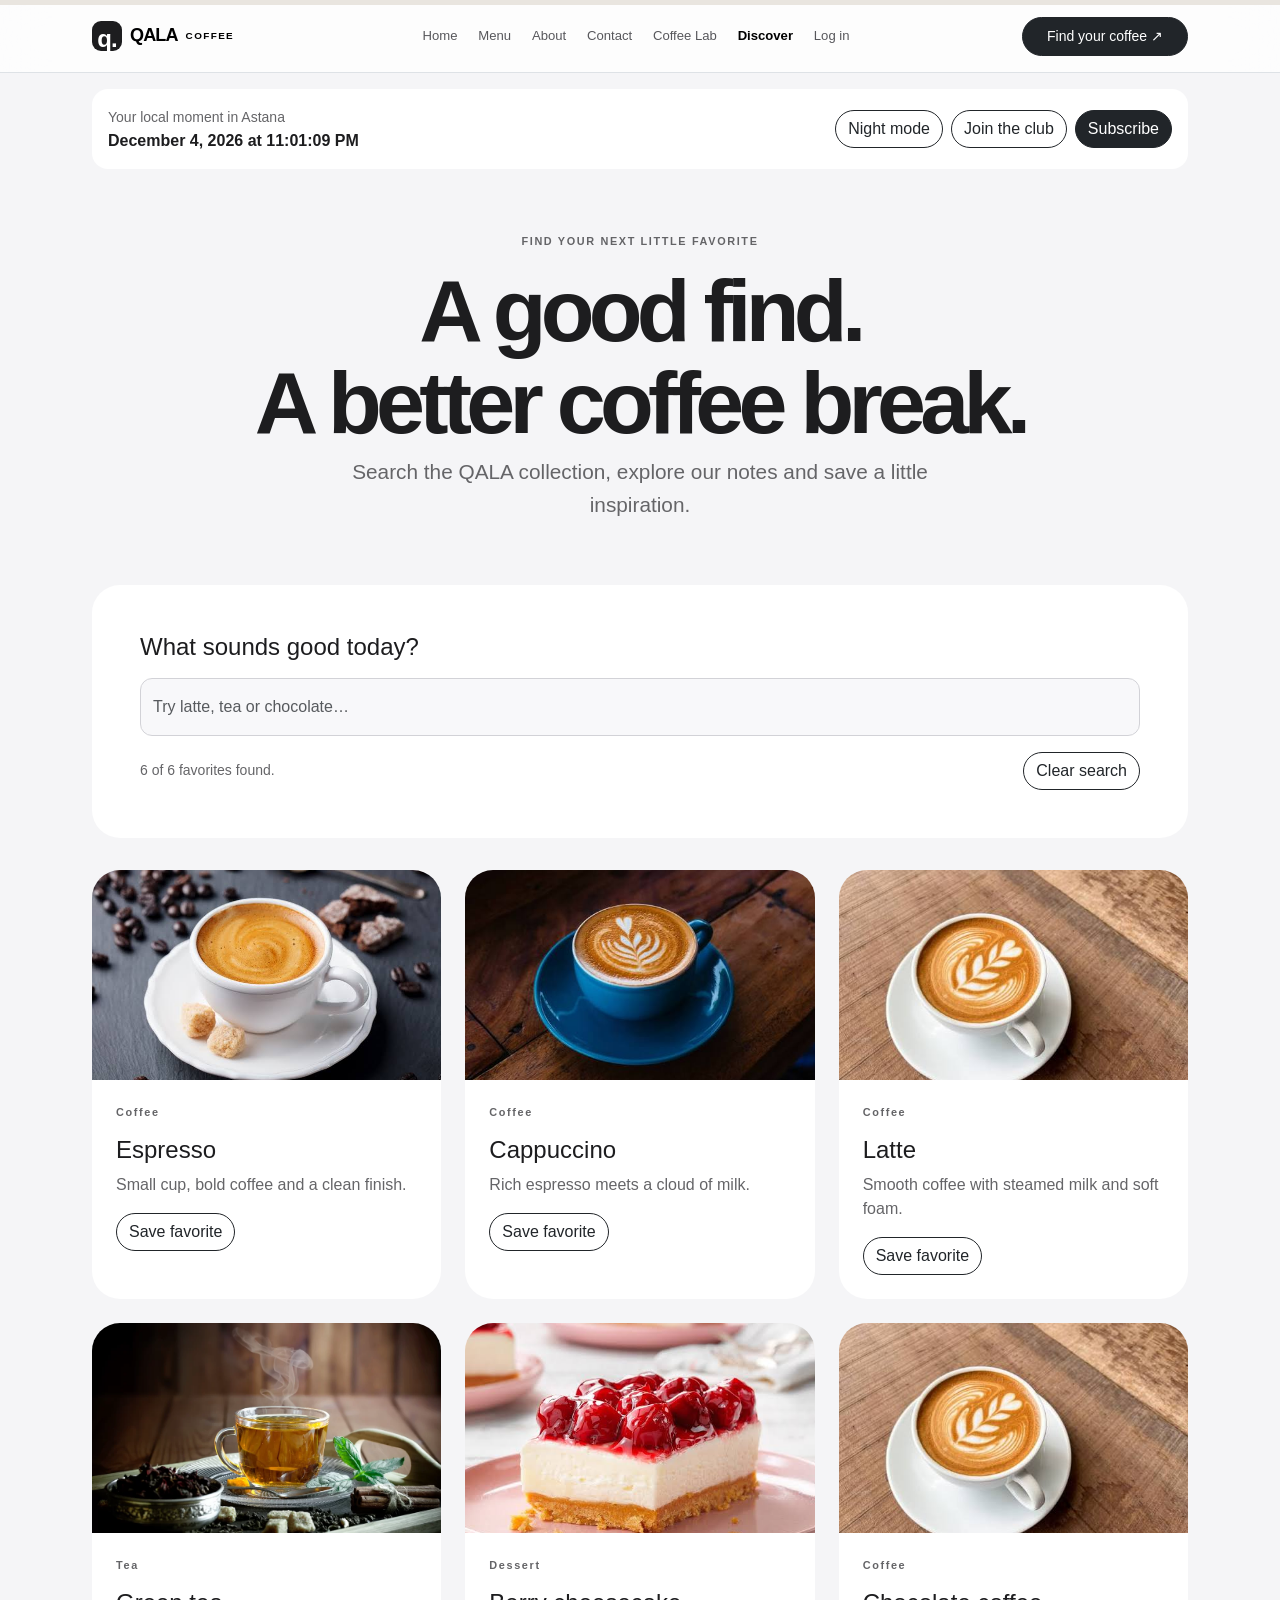
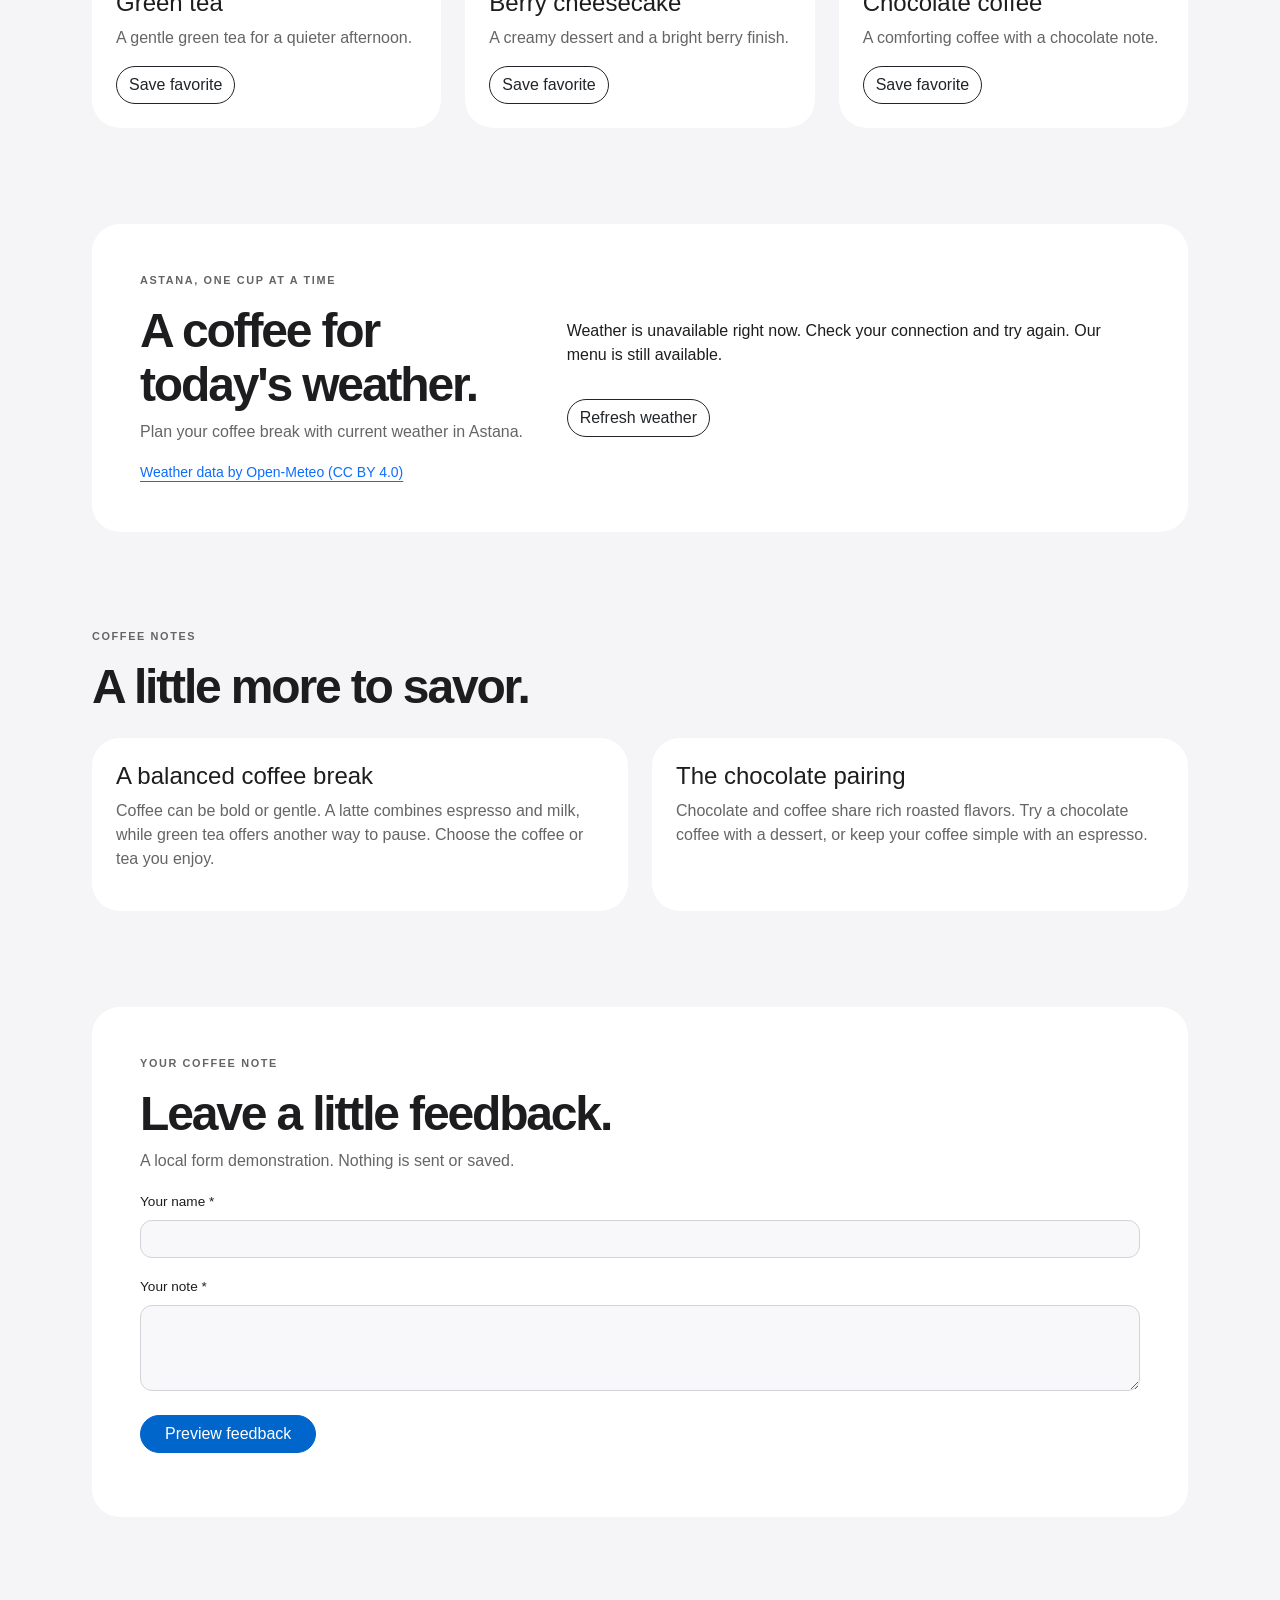
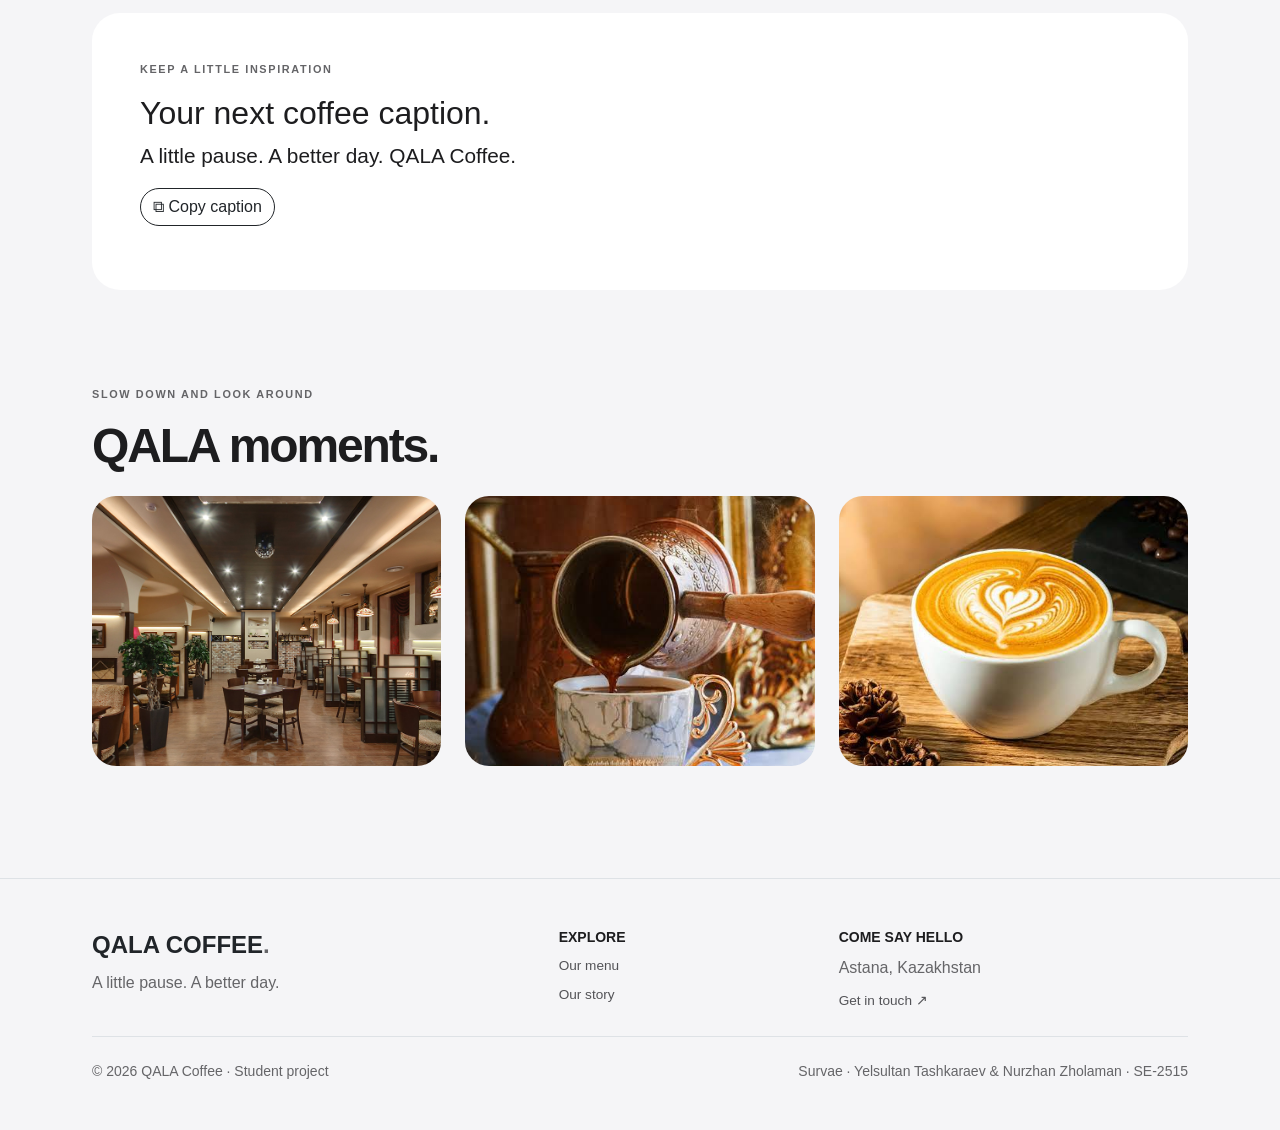
<file: discover.html>
<!doctype html>
<html lang="en">
<head>
<meta charset="utf-8">
<meta name="viewport" content="width=device-width, initial-scale=1">
<meta name="description" content="QALA Coffee. Fresh coffee, familiar faces, and a little room to slow down in Astana.">
<title>Discover | QALA Coffee</title>
<link rel="icon" href="images/favicon.svg" type="image/svg+xml">
<link rel="stylesheet" href="vendor/bootstrap.min.css">
<link rel="stylesheet" href="css/style.css">
<link rel="stylesheet" href="css/assignment5.css">
<link rel="stylesheet" href="css/assignment6.css">
<script src="vendor/jquery-4.0.0.min.js"></script>
<script src="js/theme-init.js"></script>
<link rel="stylesheet" href="css/final.css">
</head>
<body>
<a class="visually-hidden-focusable position-absolute bg-white p-3" href="#main">Skip to content</a>
<header class="sticky-top">
<nav class="navbar navbar-expand-lg bg-white bg-opacity-75 border-bottom py-3" aria-label="Main navigation">
<div class="container">
<a class="navbar-brand fw-bold d-flex align-items-center gap-2" href="index.html">
<span class="brand-symbol" aria-hidden="true">q.</span> QALA<span class="brand-coffee">COFFEE</span>
</a>
<button class="navbar-toggler" type="button" data-bs-toggle="collapse" data-bs-target="#mainNav" aria-controls="mainNav" aria-expanded="false" aria-label="Toggle navigation">
<span class="navbar-toggler-icon">
</span>
</button>
<div class="collapse navbar-collapse" id="mainNav">
<ul class="navbar-nav mx-auto my-3 my-md-0">
<li class="nav-item">
<a class="nav-link px-lg-3 "  href="index.html">Home</a>
</li>
<li class="nav-item">
<a class="nav-link px-lg-3 "  href="menu.html">Menu</a>
</li>
<li class="nav-item">
<a class="nav-link px-lg-3" href="about.html">About</a>
</li>
<li class="nav-item">
<a class="nav-link px-lg-3 "  href="contact.html">Contact</a>
</li>
<li class="nav-item"><a class="nav-link px-lg-3" href="lab.html">Coffee Lab</a></li>
<li class="nav-item"><a class="nav-link px-lg-3 active" aria-current="page" href="discover.html">Discover</a></li><li class="nav-item"><a class="nav-link px-lg-3" href="login.html" data-account-link>Log in</a></li></ul>
<a class="btn btn-dark btn-sm rounded-pill px-4 py-2" href="menu.html">Find your coffee <span aria-hidden="true">↗</span>
</a>
</div>
</div>
</nav>
</header>
<section class="container py-3" aria-label="Coffee tools"><div class="d-flex flex-wrap align-items-center justify-content-between gap-3 bg-white rounded-4 p-3"><div><span class="small text-secondary">Your local moment in Astana</span><br><time id="currentDateTime" class="fw-semibold"></time></div><div class="d-flex flex-wrap gap-2"><button id="themeToggle" class="btn btn-outline-dark rounded-pill" type="button" aria-pressed="false">Night mode</button><a class="btn btn-outline-dark rounded-pill" href="signup.html">Join the club</a><button class="btn btn-dark rounded-pill" type="button" data-open-subscribe>Subscribe</button></div></div></section>
<main id="main">
<div class="scroll-track"><div id="scrollProgress" role="progressbar" aria-label="Page scroll progress" aria-valuemin="0" aria-valuemax="100" aria-valuenow="0"></div></div>
<section class="container py-5 text-center"><p class="eyebrow">FIND YOUR NEXT LITTLE FAVORITE</p><h1 class="display-title">A good find.<br>A better coffee break.</h1><p class="intro text-secondary mx-auto">Search the QALA collection, explore our notes and save a little inspiration.</p></section>
<section id="searchSection" class="container pb-5"><div class="lab-panel p-4 p-sm-5"><label class="h4 d-block mb-3" for="coffeeSearch">What sounds good today?</label><div class="search-wrap"><input id="coffeeSearch" class="form-control py-3" type="search" placeholder="Try latte, tea or chocolate…" autocomplete="off" role="combobox" aria-autocomplete="list" aria-expanded="false" aria-controls="searchSuggestions"><ul id="searchSuggestions" class="search-suggestions" role="listbox" hidden></ul></div><div class="d-flex justify-content-between align-items-center mt-3 gap-3"><p id="searchStatus" class="small text-secondary mb-0" role="status"></p><button id="clearSearch" class="btn btn-outline-dark rounded-pill" type="button">Clear search</button></div></div><div id="discoverGrid" class="row g-4 mt-2"><div class="col-12 col-sm-6 col-lg-4 discover-item" data-name="Espresso"><article class="lab-panel h-100 overflow-hidden"><img class="discover-image" src="images/espres.jpg" alt="Espresso" loading="lazy"><div class="p-4"><p class="eyebrow">Coffee</p><h2 class="h4 searchable">Espresso</h2><p class="text-secondary searchable">Small cup, bold coffee and a clean finish.</p><button class="btn btn-outline-dark rounded-pill save-favorite" type="button" data-name="Espresso">Save favorite</button></div></article></div><div class="col-12 col-sm-6 col-lg-4 discover-item" data-name="Cappuccino"><article class="lab-panel h-100 overflow-hidden"><img class="discover-image" src="images/capuchi.jpg" alt="Cappuccino" loading="lazy"><div class="p-4"><p class="eyebrow">Coffee</p><h2 class="h4 searchable">Cappuccino</h2><p class="text-secondary searchable">Rich espresso meets a cloud of milk.</p><button class="btn btn-outline-dark rounded-pill save-favorite" type="button" data-name="Cappuccino">Save favorite</button></div></article></div><div class="col-12 col-sm-6 col-lg-4 discover-item" data-name="Latte"><article class="lab-panel h-100 overflow-hidden"><img class="discover-image" src="images/latte.jpg" alt="Latte" loading="lazy"><div class="p-4"><p class="eyebrow">Coffee</p><h2 class="h4 searchable">Latte</h2><p class="text-secondary searchable">Smooth coffee with steamed milk and soft foam.</p><button class="btn btn-outline-dark rounded-pill save-favorite" type="button" data-name="Latte">Save favorite</button></div></article></div><div class="col-12 col-sm-6 col-lg-4 discover-item" data-name="Green tea"><article class="lab-panel h-100 overflow-hidden"><img class="discover-image" src="images/coffee5.jpg" alt="Green tea" loading="lazy"><div class="p-4"><p class="eyebrow">Tea</p><h2 class="h4 searchable">Green tea</h2><p class="text-secondary searchable">A gentle green tea for a quieter afternoon.</p><button class="btn btn-outline-dark rounded-pill save-favorite" type="button" data-name="Green tea">Save favorite</button></div></article></div><div class="col-12 col-sm-6 col-lg-4 discover-item" data-name="Berry cheesecake"><article class="lab-panel h-100 overflow-hidden"><img class="discover-image" src="images/coffee4.jpg" alt="Berry cheesecake" loading="lazy"><div class="p-4"><p class="eyebrow">Dessert</p><h2 class="h4 searchable">Berry cheesecake</h2><p class="text-secondary searchable">A creamy dessert and a bright berry finish.</p><button class="btn btn-outline-dark rounded-pill save-favorite" type="button" data-name="Berry cheesecake">Save favorite</button></div></article></div><div class="col-12 col-sm-6 col-lg-4 discover-item" data-name="Chocolate coffee"><article class="lab-panel h-100 overflow-hidden"><img class="discover-image" src="images/latte.jpg" alt="Chocolate coffee" loading="lazy"><div class="p-4"><p class="eyebrow">Coffee</p><h2 class="h4 searchable">Chocolate coffee</h2><p class="text-secondary searchable">A comforting coffee with a chocolate note.</p><button class="btn btn-outline-dark rounded-pill save-favorite" type="button" data-name="Chocolate coffee">Save favorite</button></div></article></div></div><p id="noResults" class="lab-panel p-4 mt-4" hidden>No matches yet. Try another word or clear your search.</p></section>
<section class="container py-5" id="weatherSection"><div class="lab-panel p-4 p-sm-5"><div class="row g-4 align-items-center"><div class="col-md-5"><p class="eyebrow">ASTANA, ONE CUP AT A TIME</p><h2 class="section-title">A coffee for<br>today's weather.</h2><p class="text-secondary">Plan your coffee break with current weather in Astana.</p><a href="https://open-meteo.com/" target="_blank" rel="noopener" class="small">Weather data by Open-Meteo (CC BY 4.0)</a></div><div class="col-md-7"><div id="weatherContent" aria-live="polite" aria-busy="true"><p id="weatherStatus" role="status">Loading weather…</p><div id="weatherDetails" hidden><p class="display-4 fw-semibold" id="weatherTemperature"></p><p id="weatherDescription"></p><p id="weatherRecommendation" class="h5"></p><p id="weatherTime" class="small text-secondary"></p><a href="menu.html" class="btn btn-primary rounded-pill">Find your coffee</a></div></div><button id="weatherRetry" class="btn btn-outline-dark rounded-pill mt-3" type="button">Refresh weather</button></div></div></div></section><section id="notesSection" class="container py-5"><p class="eyebrow">COFFEE NOTES</p><h2 class="section-title mb-4">A little more to savor.</h2><div class="row g-4"><article class="col-md-6"><div class="lab-panel p-4 h-100"><h3 class="h4 searchable">A balanced coffee break</h3><p class="text-secondary searchable">Coffee can be bold or gentle. A latte combines espresso and milk, while green tea offers another way to pause. Choose the coffee or tea you enjoy.</p></div></article><article class="col-md-6"><div class="lab-panel p-4 h-100"><h3 class="h4 searchable">The chocolate pairing</h3><p class="text-secondary searchable">Chocolate and coffee share rich roasted flavors. Try a chocolate coffee with a dessert, or keep your coffee simple with an espresso.</p></div></article></div></section>

<section id="submitSection" class="container py-5"><div class="lab-panel p-4 p-sm-5"><p class="eyebrow">YOUR COFFEE NOTE</p><h2 class="section-title">Leave a little feedback.</h2><p class="text-secondary">A local form demonstration. Nothing is sent or saved.</p><form id="feedbackForm" novalidate><label class="form-label" for="feedbackName">Your name *</label><input class="form-control mb-3" id="feedbackName"><label class="form-label" for="feedbackMessage">Your note *</label><textarea class="form-control" id="feedbackMessage" rows="3"></textarea><p id="feedbackError" class="field-error" role="alert"></p><button id="feedbackSubmit" class="btn btn-primary rounded-pill px-4" type="submit"><span class="submit-spinner" hidden aria-hidden="true"></span><span class="submit-label">Preview feedback</span></button><p id="feedbackStatus" class="mt-3 mb-0" role="status"></p></form></div></section>
<section id="copySection" class="container py-5"><div class="lab-panel p-4 p-sm-5"><p class="eyebrow">KEEP A LITTLE INSPIRATION</p><h2 class="h2">Your next coffee caption.</h2><p id="coffeeCaption" class="intro">A little pause. A better day. QALA Coffee.</p><span class="copy-wrap"><button id="copyCaption" class="btn btn-outline-dark rounded-pill" type="button" aria-describedby="copyTooltip"><span class="copy-icon" aria-hidden="true">⧉</span> <span class="copy-label">Copy caption</span></button><span id="copyTooltip" class="copy-tooltip" role="tooltip" hidden>Copied to clipboard!</span></span><p id="copyStatus" class="small mt-3 mb-0" role="status"></p></div></section>
<section id="lazySection" class="container py-5"><p class="eyebrow">SLOW DOWN AND LOOK AROUND</p><h2 class="section-title mb-4">QALA moments.</h2><div class="row g-4"><div class="col-md-4"><img class="jq-lazy" data-src="images/atmos.jpg" width="640" height="480" alt="Warm cafe interior"></div><div class="col-md-4"><img class="jq-lazy" data-src="images/coffee6.jpg" width="640" height="480" alt="Coffee prepared with care"></div><div class="col-md-4"><img class="jq-lazy" data-src="images/hero.jpg" width="640" height="480" alt="Latte art on a wooden table"></div></div><p id="lazyStatus" class="small text-secondary mt-3" role="status"></p></section>
<div id="qToast" class="q-toast" role="status" aria-live="polite" hidden></div><p id="jqueryError" class="container text-danger" hidden>jQuery could not load. Please reload the page.</p>
</main>
<footer class="border-top py-5 mt-5">
<div class="container">
<div class="row gy-4 align-items-start">
<div class="col-md-5">
<a href="index.html" class="text-decoration-none text-dark fw-bold fs-4">QALA COFFEE<span class="text-secondary">.</span>
</a>
<p class="text-secondary mt-2 mb-0">A little pause. A better day.</p>
</div>
<div class="col-sm-6 col-md-3">
<p class="small fw-semibold mb-2">EXPLORE</p>
<a class="footer-link d-block mb-2" href="menu.html">Our menu</a>
<a class="footer-link d-block" href="about.html">Our story</a>
</div>
<div class="col-sm-6 col-md-4">
<p class="small fw-semibold mb-2">COME SAY HELLO</p>
<p class="text-secondary mb-2">Astana, Kazakhstan</p>
<a class="footer-link" href="contact.html">Get in touch <span aria-hidden="true">↗</span>
</a>
</div>
</div>
<div class="border-top mt-4 pt-4 d-flex flex-wrap justify-content-between gap-2 small text-secondary">
<span>© 2026 QALA Coffee · Student project</span>
<span>Survae · Yelsultan Tashkaraev &amp; Nurzhan Zholaman · SE-2515</span>
</div>
</div>
</footer>
<script src="vendor/bootstrap.bundle.min.js">
</script>
<script src="js/app.js">
</script>
<dialog id="subscribeDialog" aria-labelledby="subscribeTitle"><div class="p-4 p-sm-5"><button class="btn-close float-end" type="button" data-close-subscribe aria-label="Close subscription form"></button><p class="eyebrow">THE QALA LETTER</p><h2 id="subscribeTitle" class="h2">A little coffee news.</h2><p class="text-secondary">Join our newsletter demo.</p><form id="subscribeForm" novalidate><label class="form-label" for="subscribeEmail">Email address *</label><input id="subscribeEmail" name="email" type="text" inputmode="email" class="form-control py-3" placeholder="you@example.com" autocomplete="email" aria-describedby="subscribeError"><p id="subscribeError" class="field-error" aria-live="polite"></p><button type="submit" class="btn btn-dark rounded-pill w-100">Subscribe</button><p id="subscribeResult" class="mt-3 mb-0" role="status"></p></form></div></dialog>
<script src="js/assignment4.js"></script>
<script src="js/assignment5.js"></script>
<script src="js/storage.js"></script>
<script src="js/auth.js"></script>
<script src="js/api.js"></script>
<script src="js/assignment6.js"></script>
</body>
</html>
</file>
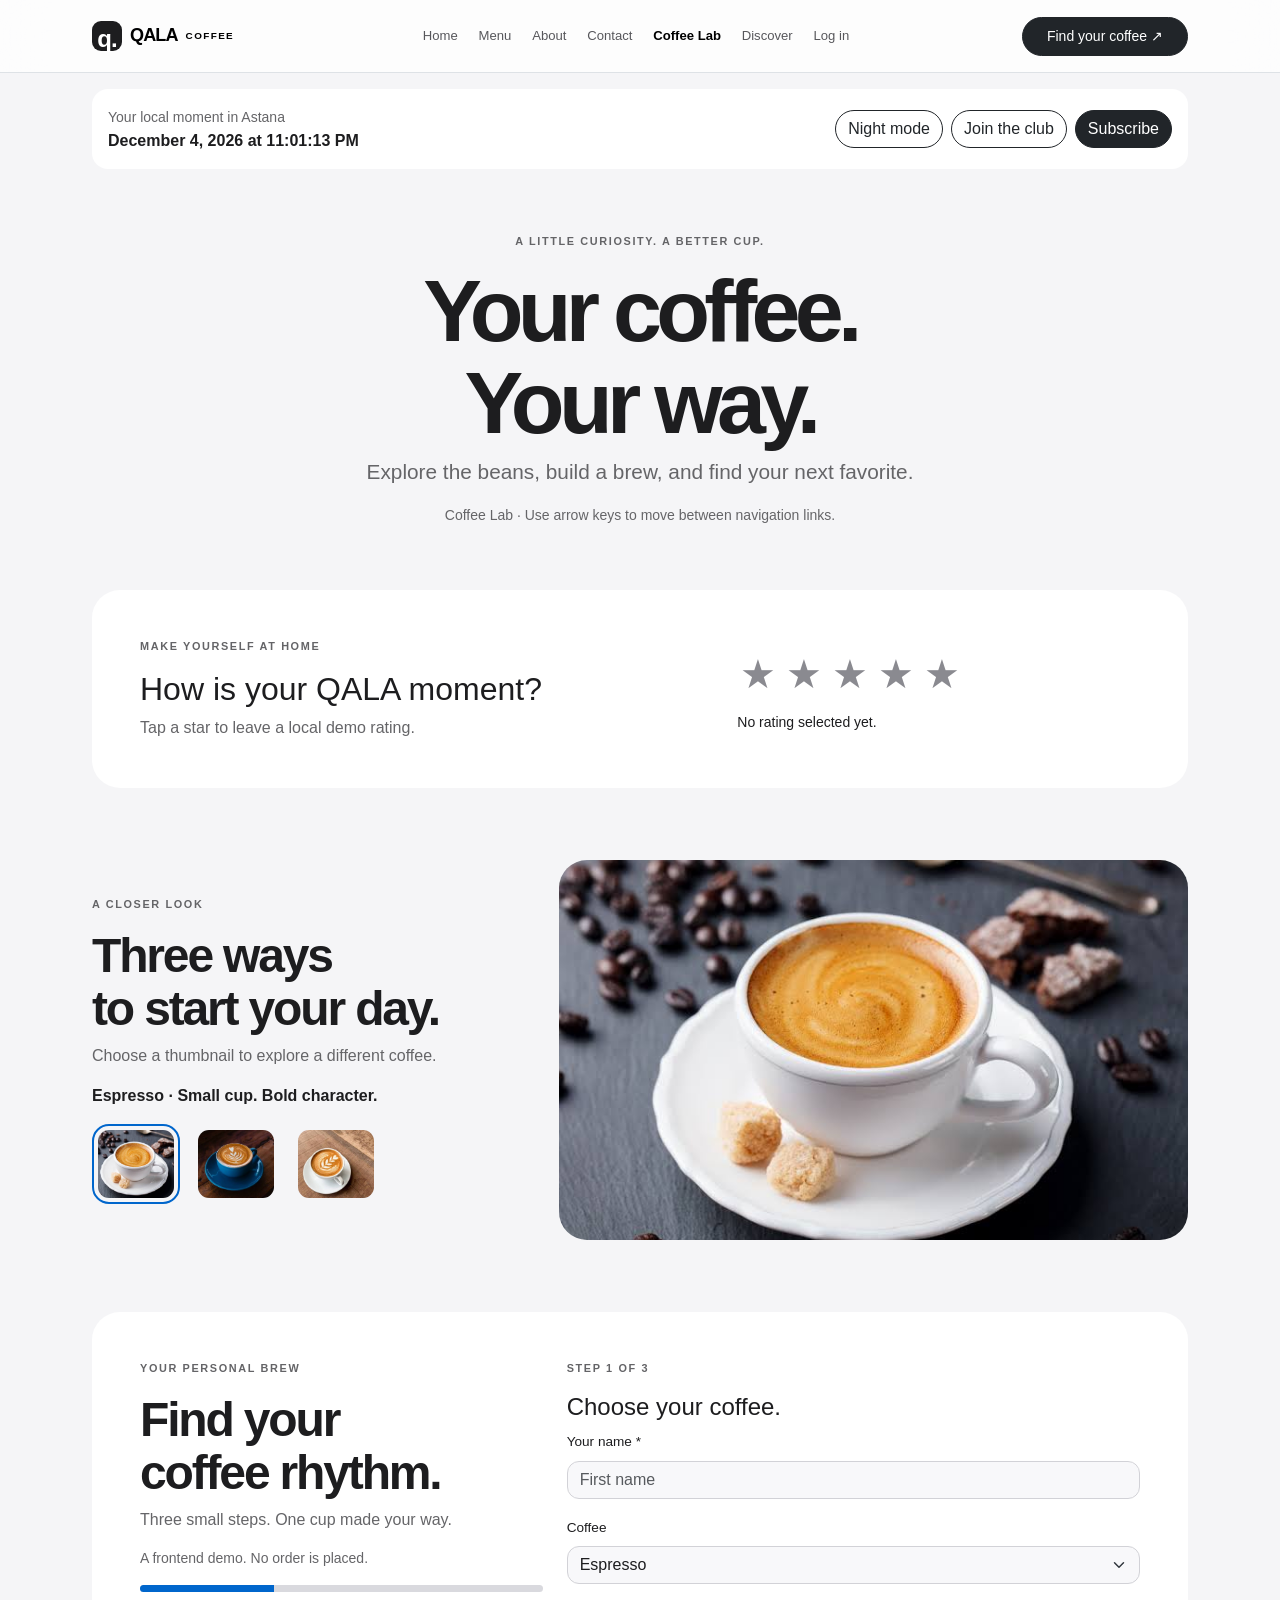
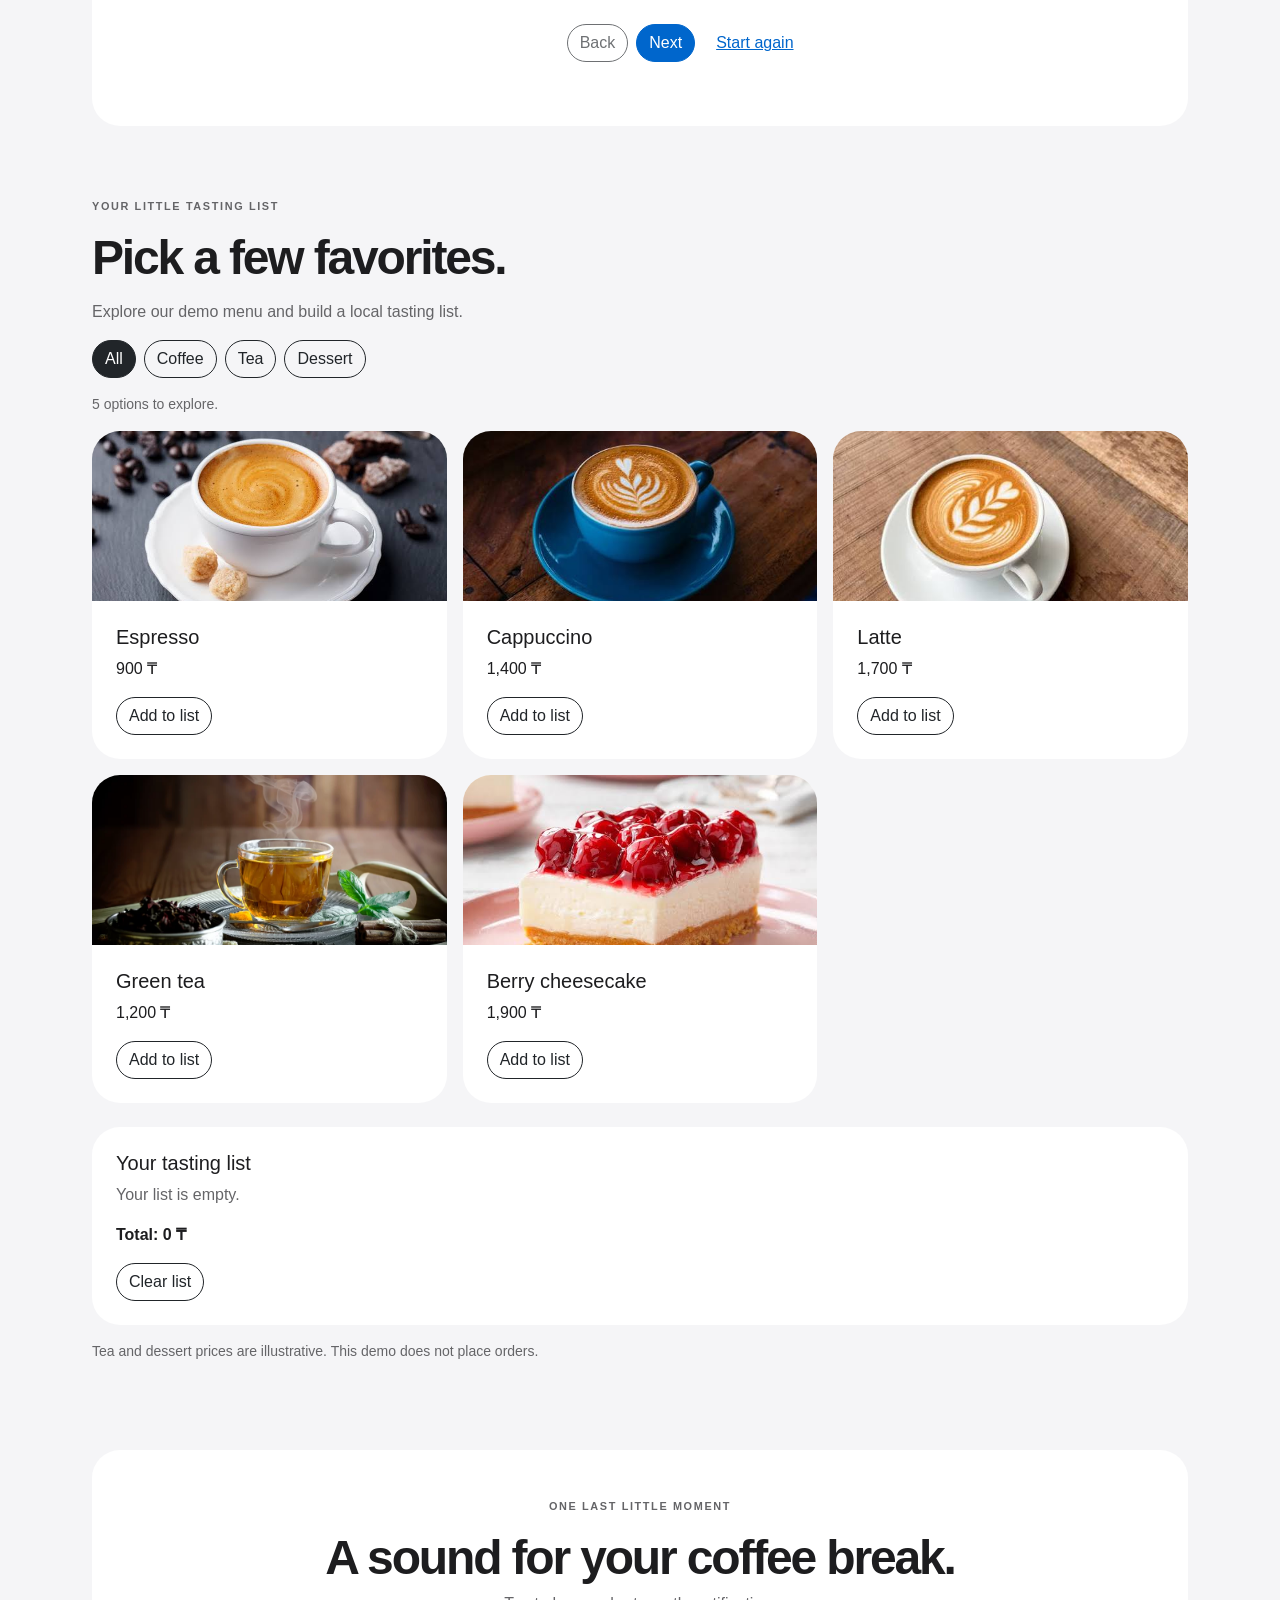
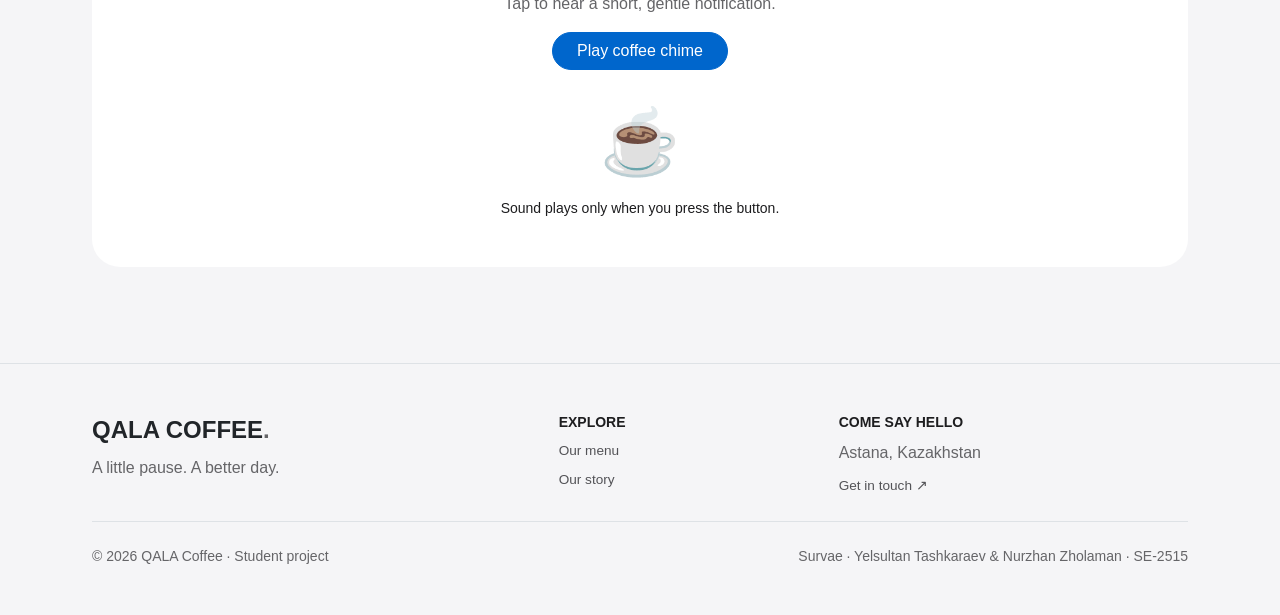
<file: lab.html>
<!doctype html>
<html lang="en">
<head>
<meta charset="utf-8">
<meta name="viewport" content="width=device-width, initial-scale=1">
<meta name="description" content="QALA Coffee. Fresh coffee, familiar faces, and a little room to slow down in Astana.">
<title>Coffee Lab | QALA Coffee</title>
<link rel="icon" href="images/favicon.svg" type="image/svg+xml">
<link rel="stylesheet" href="vendor/bootstrap.min.css">
<link rel="stylesheet" href="css/style.css">
<link rel="stylesheet" href="css/assignment5.css">
<script src="js/theme-init.js"></script>
<link rel="stylesheet" href="css/final.css">
</head>
<body>
<a class="visually-hidden-focusable position-absolute bg-white p-3" href="#main">Skip to content</a>
<header class="sticky-top">
<nav class="navbar navbar-expand-lg bg-white bg-opacity-75 border-bottom py-3" aria-label="Main navigation">
<div class="container">
<a class="navbar-brand fw-bold d-flex align-items-center gap-2" href="index.html">
<span class="brand-symbol" aria-hidden="true">q.</span> QALA<span class="brand-coffee">COFFEE</span>
</a>
<button class="navbar-toggler" type="button" data-bs-toggle="collapse" data-bs-target="#mainNav" aria-controls="mainNav" aria-expanded="false" aria-label="Toggle navigation">
<span class="navbar-toggler-icon">
</span>
</button>
<div class="collapse navbar-collapse" id="mainNav">
<ul class="navbar-nav mx-auto my-3 my-md-0">
<li class="nav-item">
<a class="nav-link px-lg-3 "  href="index.html">Home</a>
</li>
<li class="nav-item">
<a class="nav-link px-lg-3 "  href="menu.html">Menu</a>
</li>
<li class="nav-item">
<a class="nav-link px-lg-3" href="about.html">About</a>
</li>
<li class="nav-item">
<a class="nav-link px-lg-3 "  href="contact.html">Contact</a>
</li>
<li class="nav-item"><a class="nav-link px-lg-3 active" aria-current="page" href="lab.html">Coffee Lab</a></li>
<li class="nav-item"><a class="nav-link px-lg-3" href="discover.html">Discover</a></li><li class="nav-item"><a class="nav-link px-lg-3" href="login.html" data-account-link>Log in</a></li></ul>
<a class="btn btn-dark btn-sm rounded-pill px-4 py-2" href="menu.html">Find your coffee <span aria-hidden="true">↗</span>
</a>
</div>
</div>
</nav>
</header>
<section class="container py-3" aria-label="Coffee tools"><div class="d-flex flex-wrap align-items-center justify-content-between gap-3 bg-white rounded-4 p-3"><div><span class="small text-secondary">Your local moment in Astana</span><br><time id="currentDateTime" class="fw-semibold"></time></div><div class="d-flex flex-wrap gap-2"><button id="themeToggle" class="btn btn-outline-dark rounded-pill" type="button" aria-pressed="false">Night mode</button><a class="btn btn-outline-dark rounded-pill" href="signup.html">Join the club</a><button class="btn btn-dark rounded-pill" type="button" data-open-subscribe>Subscribe</button></div></div></section>
<main id="main">
<section class="container py-5 text-center"><p class="eyebrow">A LITTLE CURIOSITY. A BETTER CUP.</p><h1 class="display-title">Your coffee.<br>Your way.</h1><p class="intro text-secondary mx-auto">Explore the beans, build a brew, and find your next favorite.</p><p class="small text-secondary">Coffee Lab · Use arrow keys to move between navigation links.</p></section>
<section id="ratingSection" class="container pb-5"><div class="lab-panel p-4 p-sm-5"><div class="row align-items-center g-4"><div class="col-md-7"><p class="eyebrow">MAKE YOURSELF AT HOME</p><h2 class="h2">How is your QALA moment?</h2><p class="text-secondary mb-0">Tap a star to leave a local demo rating.</p></div><div class="col-md-5"><div class="rating-stars" role="group" aria-label="Rate your QALA moment"><button type="button" class="rating-star" data-rating="1" aria-label="Rate 1 out of 5" aria-pressed="false">★</button><button type="button" class="rating-star" data-rating="2" aria-label="Rate 2 out of 5" aria-pressed="false">★</button><button type="button" class="rating-star" data-rating="3" aria-label="Rate 3 out of 5" aria-pressed="false">★</button><button type="button" class="rating-star" data-rating="4" aria-label="Rate 4 out of 5" aria-pressed="false">★</button><button type="button" class="rating-star" data-rating="5" aria-label="Rate 5 out of 5" aria-pressed="false">★</button></div><p id="ratingMessage" role="status" class="small mt-2 mb-0">No rating selected yet.</p></div></div></div></section>
<section id="gallerySection" class="container py-4"><div class="row g-4 align-items-center"><div class="col-md-5"><p class="eyebrow">A CLOSER LOOK</p><h2 class="section-title">Three ways<br>to start your day.</h2><p class="text-secondary">Choose a thumbnail to explore a different coffee.</p><p id="galleryCaption" class="fw-semibold" aria-live="polite">Espresso · Small cup. Bold character.</p><div class="gallery-thumbs" role="group" aria-label="Choose a coffee photo"><button class="gallery-thumb" type="button" data-image="images/espres.jpg" data-caption="Espresso · Small cup. Bold character." data-alt="Espresso" aria-label="Show Espresso" aria-pressed="true"><img src="images/espres.jpg" alt="" loading="lazy"></button><button class="gallery-thumb" type="button" data-image="images/capuchi.jpg" data-caption="Cappuccino · Espresso meets a cloud of milk." data-alt="Cappuccino" aria-label="Show Cappuccino" aria-pressed="false"><img src="images/capuchi.jpg" alt="" loading="lazy"></button><button class="gallery-thumb" type="button" data-image="images/latte.jpg" data-caption="Latte · Your softer side of the morning." data-alt="Latte" aria-label="Show Latte" aria-pressed="false"><img src="images/latte.jpg" alt="" loading="lazy"></button></div></div><div class="col-md-7"><img id="galleryMain" class="lab-gallery-image" src="images/espres.jpg" alt="Espresso"></div></div></section>
<section id="brewSection" class="container py-5"><div class="lab-panel p-4 p-sm-5"><div class="row g-4"><div class="col-md-5"><p class="eyebrow">YOUR PERSONAL BREW</p><h2 class="section-title">Find your<br>coffee rhythm.</h2><p class="text-secondary">Three small steps. One cup made your way.</p><p class="small text-secondary">A frontend demo. No order is placed.</p><div class="brew-progress" aria-hidden="true"><span id="brewProgressBar"></span></div></div><div class="col-md-7"><form id="brewForm" novalidate><p id="stepLabel" class="eyebrow" aria-live="polite">STEP 1 OF 3</p><div data-brew-step><h3 class="h4" tabindex="-1">Choose your coffee.</h3><label class="form-label" for="brewName">Your name *</label><input class="form-control mb-3" id="brewName" autocomplete="name" placeholder="First name"><label class="form-label" for="brewDrink">Coffee</label><select class="form-select" id="brewDrink"><option>Espresso</option><option>Cappuccino</option><option>Latte</option></select></div><div data-brew-step hidden><h3 class="h4" tabindex="-1">Make it yours.</h3><label class="form-label" for="brewMilk">Milk preference</label><select class="form-select mb-3" id="brewMilk"><option>Regular milk</option><option>Oat milk</option><option>No milk</option></select><label class="form-label" for="brewSize">Size</label><select class="form-select" id="brewSize"><option>Regular</option><option>Large</option></select></div><div data-brew-step hidden><h3 class="h4" tabindex="-1">Your coffee moment.</h3><p id="brewSummary" class="brew-summary"></p><p class="small text-secondary">Click Finish to confirm your local preview.</p></div><p id="brewError" class="field-error" role="alert"></p><div class="d-flex flex-wrap gap-2 mt-3"><button id="brewBack" class="btn btn-outline-dark rounded-pill" type="button" disabled>Back</button><button id="brewNext" class="btn btn-primary rounded-pill" type="button">Next</button><button id="brewReset" class="btn btn-link" type="button">Start again</button></div><p id="brewResult" class="mt-3 mb-0" role="status"></p></form></div></div></div></section>
<section id="tastingSection" class="container py-4"><p class="eyebrow">YOUR LITTLE TASTING LIST</p><h2 class="section-title mb-3">Pick a few favorites.</h2><p class="text-secondary">Explore our demo menu and build a local tasting list.</p><div class="d-flex flex-wrap gap-2 mb-3" role="group" aria-label="Filter tasting menu"><button class="btn btn-dark rounded-pill" data-lab-filter="all" aria-pressed="true">All</button><button class="btn btn-outline-dark rounded-pill" data-lab-filter="coffee" aria-pressed="false">Coffee</button><button class="btn btn-outline-dark rounded-pill" data-lab-filter="tea" aria-pressed="false">Tea</button><button class="btn btn-outline-dark rounded-pill" data-lab-filter="dessert" aria-pressed="false">Dessert</button></div><p id="labFilterStatus" role="status" class="small text-secondary"></p><div id="tastingGrid" class="row g-3"></div><div id="tastingSummary" class="lab-panel p-4 mt-4"><h3 class="h5">Your tasting list</h3><p id="tastingItems" class="text-secondary">Your list is empty.</p><p id="tastingTotal" class="fw-semibold" role="status">Total: 0 ₸</p><button id="clearTasting" class="btn btn-outline-dark rounded-pill" type="button">Clear list</button></div><p class="small text-secondary mt-3">Tea and dessert prices are illustrative. This demo does not place orders.</p></section>
<section id="soundSection" class="container py-5"><div class="lab-panel p-4 p-sm-5 text-center"><p class="eyebrow">ONE LAST LITTLE MOMENT</p><h2 class="section-title">A sound for your coffee break.</h2><p class="text-secondary">Tap to hear a short, gentle notification.</p><button id="playSound" class="btn btn-primary rounded-pill px-4" type="button">Play coffee chime</button><div id="coffeeCup" class="coffee-cup mt-4" aria-hidden="true">☕</div><p id="soundStatus" class="small mt-2 mb-0" role="status">Sound plays only when you press the button.</p><audio id="coffeeAudio" src="audio/coffee-chime.wav" preload="none"></audio></div></section>
</main>
<footer class="border-top py-5 mt-5">
<div class="container">
<div class="row gy-4 align-items-start">
<div class="col-md-5">
<a href="index.html" class="text-decoration-none text-dark fw-bold fs-4">QALA COFFEE<span class="text-secondary">.</span>
</a>
<p class="text-secondary mt-2 mb-0">A little pause. A better day.</p>
</div>
<div class="col-sm-6 col-md-3">
<p class="small fw-semibold mb-2">EXPLORE</p>
<a class="footer-link d-block mb-2" href="menu.html">Our menu</a>
<a class="footer-link d-block" href="about.html">Our story</a>
</div>
<div class="col-sm-6 col-md-4">
<p class="small fw-semibold mb-2">COME SAY HELLO</p>
<p class="text-secondary mb-2">Astana, Kazakhstan</p>
<a class="footer-link" href="contact.html">Get in touch <span aria-hidden="true">↗</span>
</a>
</div>
</div>
<div class="border-top mt-4 pt-4 d-flex flex-wrap justify-content-between gap-2 small text-secondary">
<span>© 2026 QALA Coffee · Student project</span>
<span>Survae · Yelsultan Tashkaraev &amp; Nurzhan Zholaman · SE-2515</span>
</div>
</div>
</footer>
<script src="vendor/bootstrap.bundle.min.js">
</script>
<script src="js/app.js">
</script>
<dialog id="subscribeDialog" aria-labelledby="subscribeTitle"><div class="p-4 p-sm-5"><button class="btn-close float-end" type="button" data-close-subscribe aria-label="Close subscription form"></button><p class="eyebrow">THE QALA LETTER</p><h2 id="subscribeTitle" class="h2">A little coffee news.</h2><p class="text-secondary">Join our newsletter demo.</p><form id="subscribeForm" novalidate><label class="form-label" for="subscribeEmail">Email address *</label><input id="subscribeEmail" name="email" type="text" inputmode="email" class="form-control py-3" placeholder="you@example.com" autocomplete="email" aria-describedby="subscribeError"><p id="subscribeError" class="field-error" aria-live="polite"></p><button type="submit" class="btn btn-dark rounded-pill w-100">Subscribe</button><p id="subscribeResult" class="mt-3 mb-0" role="status"></p></form></div></dialog>
<script src="js/assignment4.js"></script>
<script src="js/assignment5.js"></script>
<script src="js/storage.js"></script>
<script src="js/auth.js"></script>
<script src="js/api.js"></script>
</body>
</html>
</file>
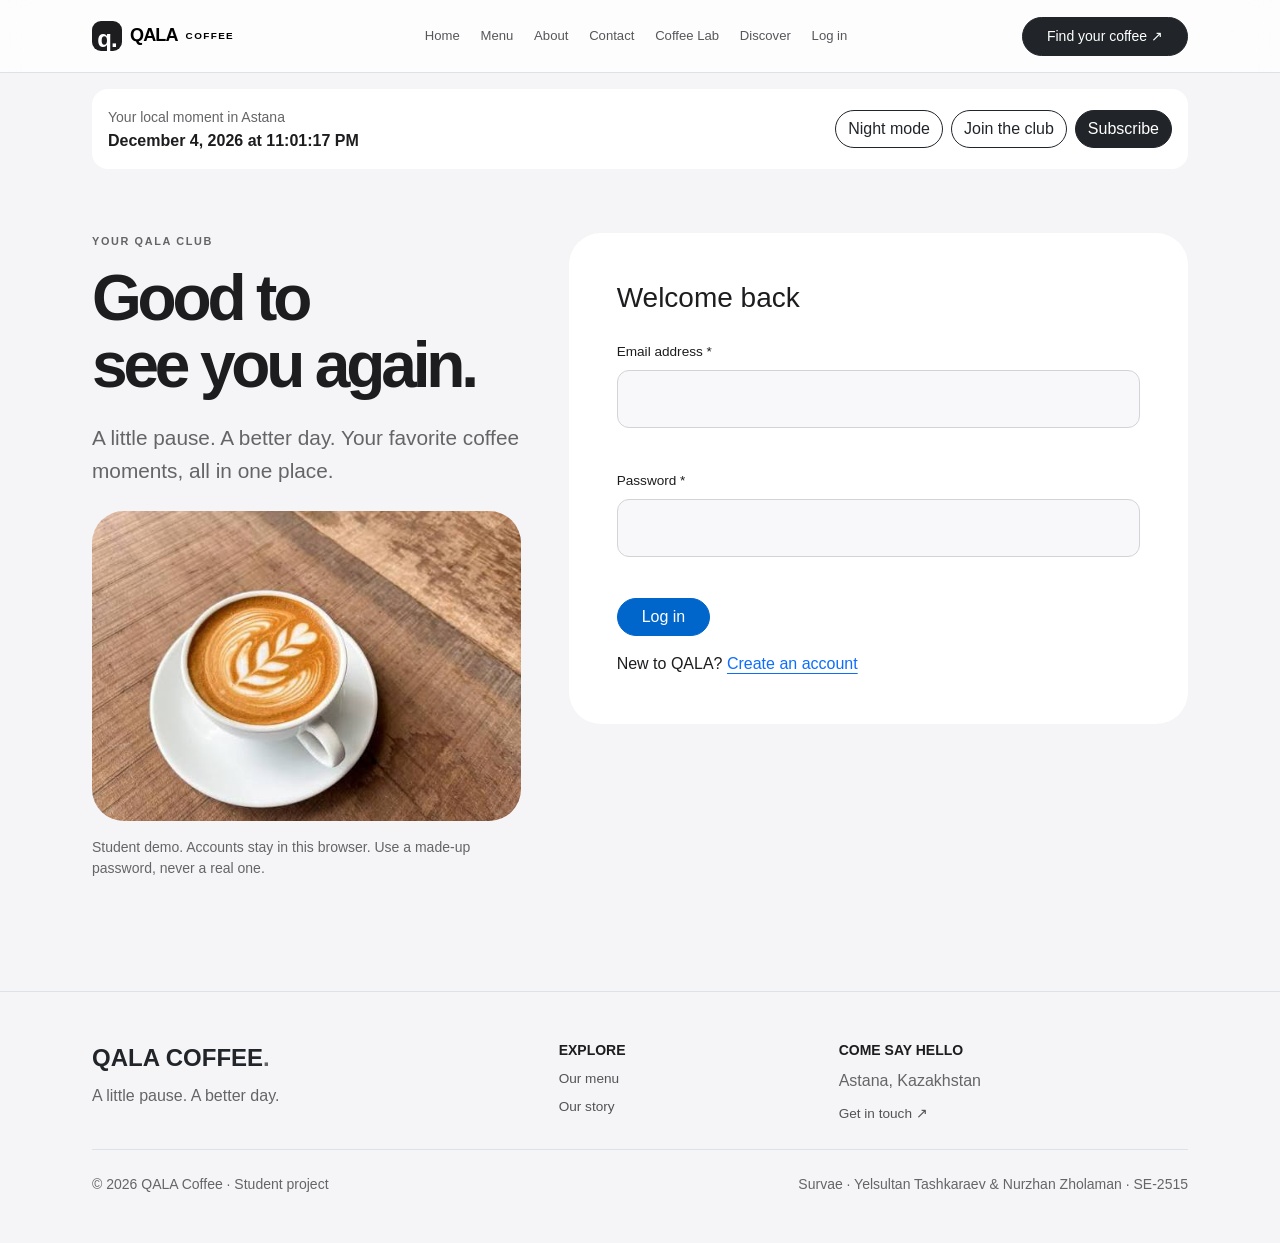
<file: login.html>
<!doctype html>
<html lang="en">
<head>
<meta charset="utf-8">
<meta name="viewport" content="width=device-width, initial-scale=1">
<meta name="description" content="QALA Coffee. Fresh coffee, familiar faces, and a little room to slow down in Astana.">
<title>Log in | QALA Coffee</title>
<link rel="icon" href="images/favicon.svg" type="image/svg+xml">
<link rel="stylesheet" href="vendor/bootstrap.min.css">
<link rel="stylesheet" href="css/style.css">
<link rel="stylesheet" href="css/assignment5.css">
<script src="js/theme-init.js"></script>
<link rel="stylesheet" href="css/final.css">
</head>
<body>
<a class="visually-hidden-focusable position-absolute bg-white p-3" href="#main">Skip to content</a>
<header class="sticky-top">
<nav class="navbar navbar-expand-lg bg-white bg-opacity-75 border-bottom py-3" aria-label="Main navigation">
<div class="container">
<a class="navbar-brand fw-bold d-flex align-items-center gap-2" href="index.html">
<span class="brand-symbol" aria-hidden="true">q.</span> QALA<span class="brand-coffee">COFFEE</span>
</a>
<button class="navbar-toggler" type="button" data-bs-toggle="collapse" data-bs-target="#mainNav" aria-controls="mainNav" aria-expanded="false" aria-label="Toggle navigation">
<span class="navbar-toggler-icon">
</span>
</button>
<div class="collapse navbar-collapse" id="mainNav">
<ul class="navbar-nav mx-auto my-3 my-md-0">
<li class="nav-item">
<a class="nav-link px-lg-3 "  href="index.html">Home</a>
</li>
<li class="nav-item">
<a class="nav-link px-lg-3 "  href="menu.html">Menu</a>
</li>
<li class="nav-item">
<a class="nav-link px-lg-3 "  href="about.html">About</a>
</li>
<li class="nav-item">
<a class="nav-link px-lg-3 " href="contact.html">Contact</a>
</li>
<li class="nav-item"><a class="nav-link px-lg-3" href="lab.html">Coffee Lab</a></li>
<li class="nav-item"><a class="nav-link px-lg-3" href="discover.html">Discover</a></li><li class="nav-item"><a class="nav-link px-lg-3" href="login.html" data-account-link>Log in</a></li></ul>
<a class="btn btn-dark btn-sm rounded-pill px-4 py-2" href="menu.html">Find your coffee <span aria-hidden="true">↗</span>
</a>
</div>
</div>
</nav>
</header>
<section class="container py-3" aria-label="Coffee tools"><div class="d-flex flex-wrap align-items-center justify-content-between gap-3 bg-white rounded-4 p-3"><div><span class="small text-secondary">Your local moment in Astana</span><br><time id="currentDateTime" class="fw-semibold"></time></div><div class="d-flex flex-wrap gap-2"><button id="themeToggle" class="btn btn-outline-dark rounded-pill" type="button" aria-pressed="false">Night mode</button><a class="btn btn-outline-dark rounded-pill" href="signup.html">Join the club</a><button class="btn btn-dark rounded-pill" type="button" data-open-subscribe>Subscribe</button></div></div></section>
<main id="main"><section class="container py-5"><div class="row g-4 g-lg-5 align-items-start"><div class="col-lg-5"><p class="eyebrow">YOUR QALA CLUB</p><h1 class="display-title account-title">Good to<br>see you again.</h1><p class="intro text-secondary my-4">A little pause. A better day. Your favorite coffee moments, all in one place.</p><img class="w-100 rounded-5 account-photo" src="images/latte.jpg" alt="QALA latte with delicate coffee art"><p class="small text-secondary mt-3">Student demo. Accounts stay in this browser. Use a made-up password, never a real one.</p></div><div class="col-lg-7"><div class="bg-white rounded-5 p-4 p-sm-5"><h2 class="h3 mb-4">Welcome back</h2><form id="loginForm" novalidate><div class="mb-3"><label class="form-label" for="accountEmail">Email address *</label><input class="form-control py-3" id="accountEmail" name="accountEmail" type="text" autocomplete="email" aria-describedby="accountEmailError accountEmailHelp"><p id="accountEmailHelp" class="small text-secondary mt-1 mb-0"></p><p class="field-error" id="accountEmailError" aria-live="polite"></p></div><div class="mb-3"><label class="form-label" for="accountPassword">Password *</label><input class="form-control py-3" id="accountPassword" name="accountPassword" type="password" autocomplete="current-password" aria-describedby="accountPasswordError accountPasswordHelp"><p id="accountPasswordHelp" class="small text-secondary mt-1 mb-0"></p><p class="field-error" id="accountPasswordError" aria-live="polite"></p></div><button class="btn btn-primary rounded-pill px-4" type="submit">Log in</button><p id="accountStatus" role="status" class="mt-3"></p></form><p class="mb-0">New to QALA? <a href="signup.html">Create an account</a></p></div></div></div></section></main>
<footer class="border-top py-5 mt-5">
<div class="container">
<div class="row gy-4 align-items-start">
<div class="col-md-5">
<a href="index.html" class="text-decoration-none text-dark fw-bold fs-4">QALA COFFEE<span class="text-secondary">.</span>
</a>
<p class="text-secondary mt-2 mb-0">A little pause. A better day.</p>
</div>
<div class="col-sm-6 col-md-3">
<p class="small fw-semibold mb-2">EXPLORE</p>
<a class="footer-link d-block mb-2" href="menu.html">Our menu</a>
<a class="footer-link d-block" href="about.html">Our story</a>
</div>
<div class="col-sm-6 col-md-4">
<p class="small fw-semibold mb-2">COME SAY HELLO</p>
<p class="text-secondary mb-2">Astana, Kazakhstan</p>
<a class="footer-link" href="contact.html">Get in touch <span aria-hidden="true">↗</span>
</a>
</div>
</div>
<div class="border-top mt-4 pt-4 d-flex flex-wrap justify-content-between gap-2 small text-secondary">
<span>© 2026 QALA Coffee · Student project</span>
<span>Survae · Yelsultan Tashkaraev &amp; Nurzhan Zholaman · SE-2515</span>
</div>
</div>
</footer>
<script src="vendor/bootstrap.bundle.min.js">
</script>
<script src="js/app.js">
</script>
<dialog id="subscribeDialog" aria-labelledby="subscribeTitle"><div class="p-4 p-sm-5"><button class="btn-close float-end" type="button" data-close-subscribe aria-label="Close subscription form"></button><p class="eyebrow">THE QALA LETTER</p><h2 id="subscribeTitle" class="h2">A little coffee news.</h2><p class="text-secondary">Join our newsletter demo.</p><form id="subscribeForm" novalidate><label class="form-label" for="subscribeEmail">Email address *</label><input id="subscribeEmail" name="email" type="text" inputmode="email" class="form-control py-3" placeholder="you@example.com" autocomplete="email" aria-describedby="subscribeError"><p id="subscribeError" class="field-error" aria-live="polite"></p><button type="submit" class="btn btn-dark rounded-pill w-100">Subscribe</button><p id="subscribeResult" class="mt-3 mb-0" role="status"></p></form></div></dialog>
<script src="js/assignment4.js"></script>
<script src="js/assignment5.js"></script>
<script src="js/storage.js"></script>
<script src="js/auth.js"></script>
<script src="js/api.js"></script>
</body>
</html>
</file>
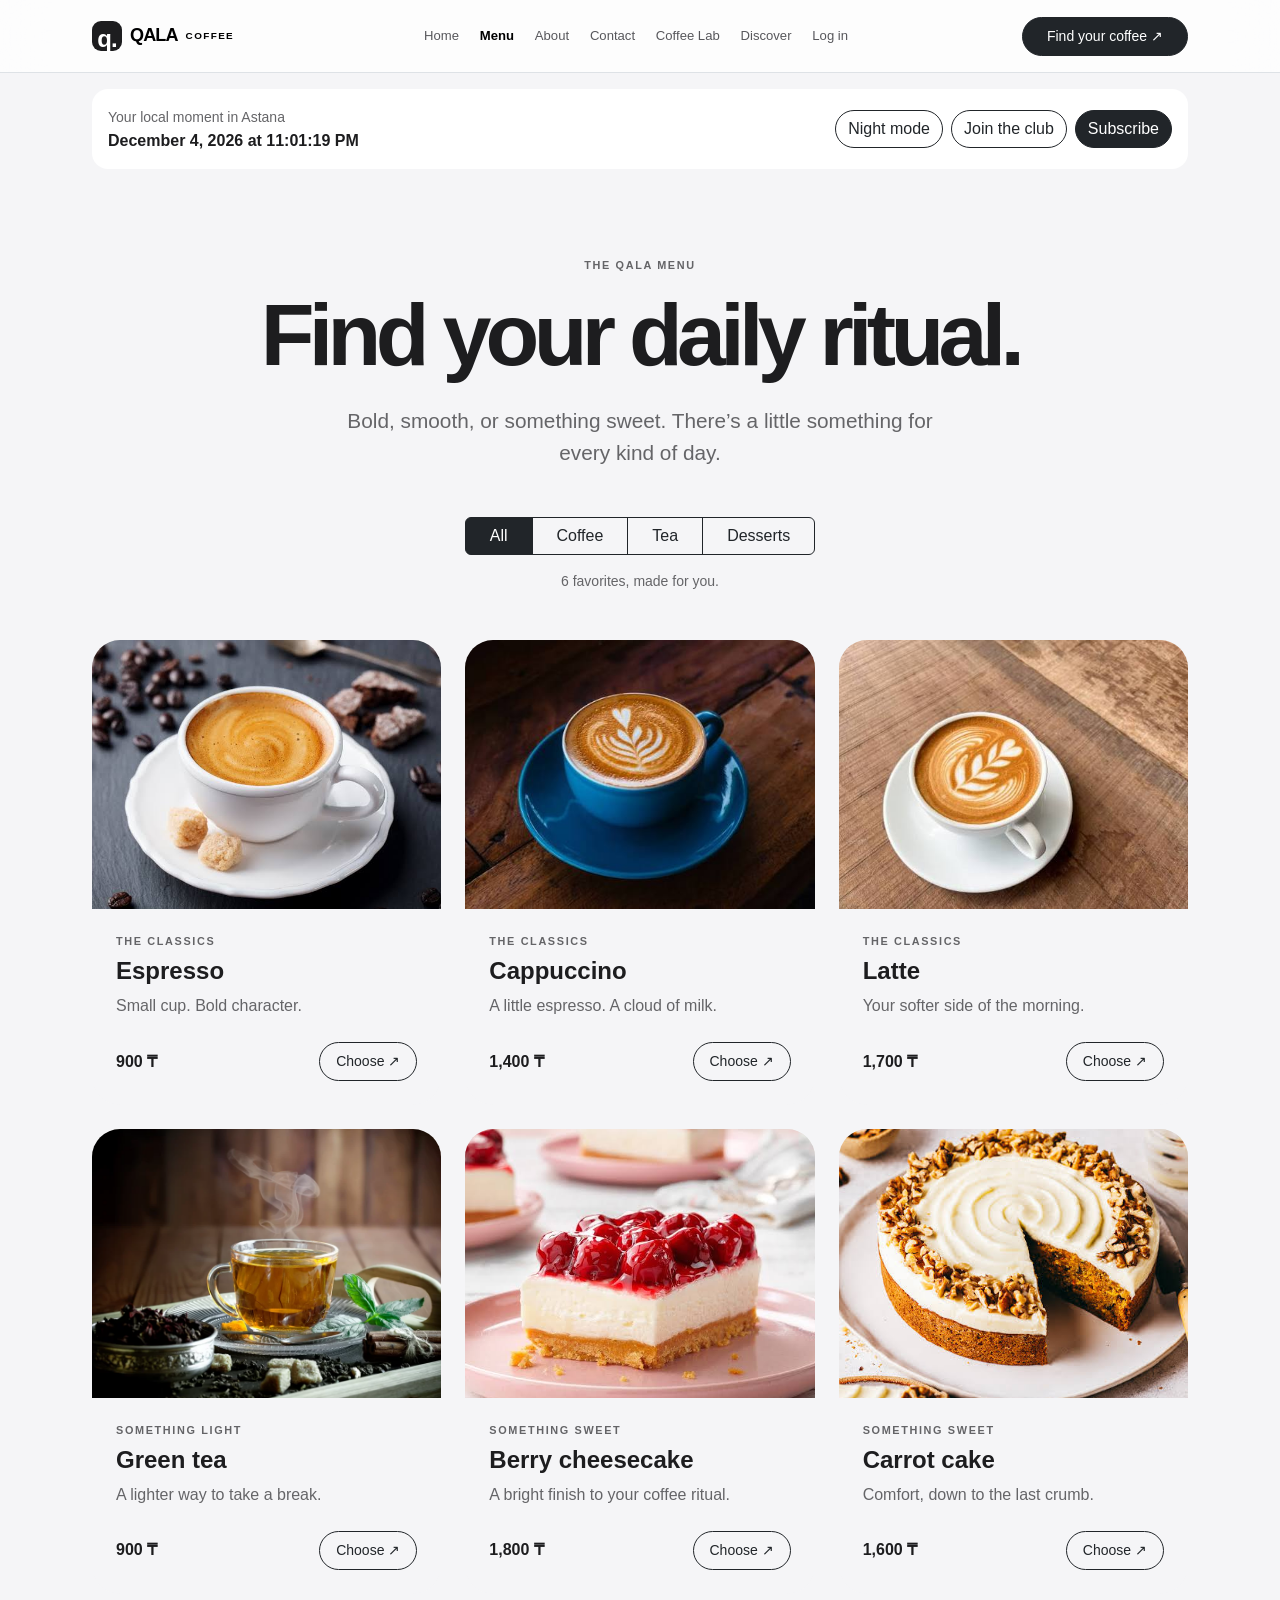
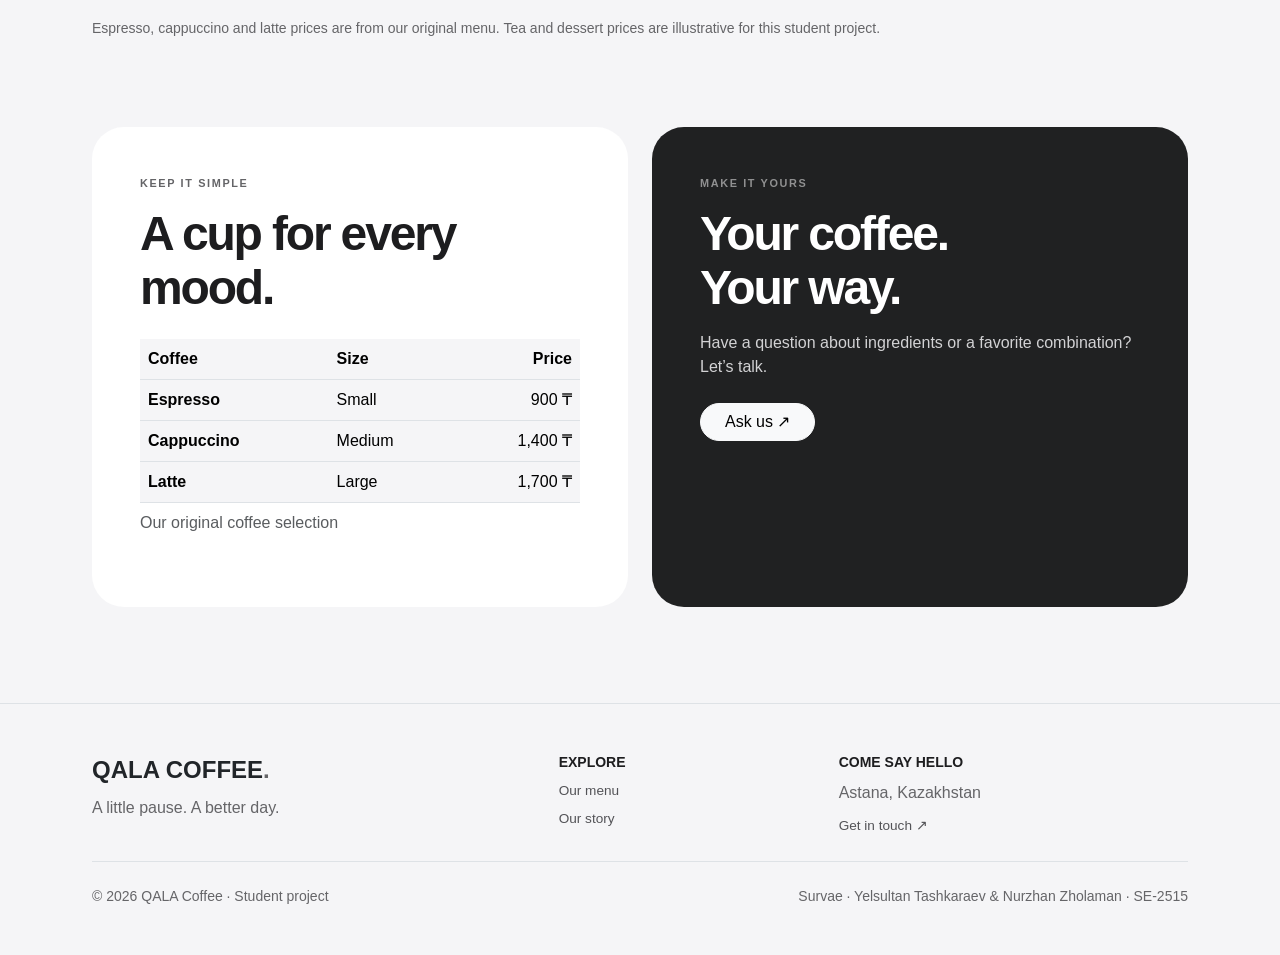
<file: menu.html>
<!doctype html>
<html lang="en">
<head>
<meta charset="utf-8">
<meta name="viewport" content="width=device-width, initial-scale=1">
<meta name="description" content="QALA Coffee. Fresh coffee, familiar faces, and a little room to slow down in Astana.">
<title>Menu | QALA Coffee</title>
<link rel="icon" href="images/favicon.svg" type="image/svg+xml">
<link rel="stylesheet" href="vendor/bootstrap.min.css">
<link rel="stylesheet" href="css/style.css">
<link rel="stylesheet" href="css/assignment5.css">
<script src="js/theme-init.js"></script>
<link rel="stylesheet" href="css/final.css">
</head>
<body>
<a class="visually-hidden-focusable position-absolute bg-white p-3" href="#main">Skip to content</a>
<header class="sticky-top">
<nav class="navbar navbar-expand-lg bg-white bg-opacity-75 border-bottom py-3" aria-label="Main navigation">
<div class="container">
<a class="navbar-brand fw-bold d-flex align-items-center gap-2" href="index.html">
<span class="brand-symbol" aria-hidden="true">q.</span> QALA<span class="brand-coffee">COFFEE</span>
</a>
<button class="navbar-toggler" type="button" data-bs-toggle="collapse" data-bs-target="#mainNav" aria-controls="mainNav" aria-expanded="false" aria-label="Toggle navigation">
<span class="navbar-toggler-icon">
</span>
</button>
<div class="collapse navbar-collapse" id="mainNav">
<ul class="navbar-nav mx-auto my-3 my-md-0">
<li class="nav-item">
<a class="nav-link px-lg-3 "  href="index.html">Home</a>
</li>
<li class="nav-item">
<a class="nav-link px-lg-3 active" aria-current="page" href="menu.html">Menu</a>
</li>
<li class="nav-item">
<a class="nav-link px-lg-3 "  href="about.html">About</a>
</li>
<li class="nav-item">
<a class="nav-link px-lg-3 "  href="contact.html">Contact</a>
</li>
<li class="nav-item"><a class="nav-link px-lg-3" href="lab.html">Coffee Lab</a></li>
<li class="nav-item"><a class="nav-link px-lg-3" href="discover.html">Discover</a></li><li class="nav-item"><a class="nav-link px-lg-3" href="login.html" data-account-link>Log in</a></li></ul>
<a class="btn btn-dark btn-sm rounded-pill px-4 py-2" href="menu.html">Find your coffee <span aria-hidden="true">↗</span>
</a>
</div>
</div>
</nav>
</header>
<section class="container py-3" aria-label="Coffee tools"><div class="d-flex flex-wrap align-items-center justify-content-between gap-3 bg-white rounded-4 p-3"><div><span class="small text-secondary">Your local moment in Astana</span><br><time id="currentDateTime" class="fw-semibold"></time></div><div class="d-flex flex-wrap gap-2"><button id="themeToggle" class="btn btn-outline-dark rounded-pill" type="button" aria-pressed="false">Night mode</button><a class="btn btn-outline-dark rounded-pill" href="signup.html">Join the club</a><button class="btn btn-dark rounded-pill" type="button" data-open-subscribe>Subscribe</button></div></div></section>
<main id="main">
<section class="container py-4">
<div class="text-center py-5">
<p class="eyebrow mb-3">THE QALA MENU</p>
<h1 class="display-title mb-4">Find your daily ritual.</h1>
<p class="intro text-secondary mx-auto mb-0">Bold, smooth, or something sweet. There’s a little something for every kind of day.</p>
</div>
<div class="text-center mb-5">
<div class="btn-group" role="group" aria-label="Filter menu">
<button class="btn btn-dark px-3 px-sm-4" data-filter="all" aria-pressed="true">All</button>
<button class="btn btn-outline-dark px-3 px-sm-4" data-filter="coffee" aria-pressed="false">Coffee</button>
<button class="btn btn-outline-dark px-3 px-sm-4" data-filter="tea" aria-pressed="false">Tea</button>
<button class="btn btn-outline-dark px-3 px-sm-4" data-filter="dessert" aria-pressed="false">Desserts</button>
</div>
<p id="filterStatus" class="small text-secondary mt-3 mb-0" role="status">6 favorites, made for you.</p>
</div>
<div class="row g-4 card-group" id="productGrid">
<div class="col-12 col-sm-6 col-lg-4" data-category="coffee">
<article class="card border-0 h-100 overflow-hidden product-card">
<div class="product-image">
<img class="card-img-top" src="images/espres.jpg" alt="Espresso" loading="lazy">
</div>
<div class="card-body p-4 d-flex flex-column">
<p class="eyebrow small mb-2">THE CLASSICS</p>
<h3 class="h4 fw-semibold">Espresso</h3>
<p class="text-secondary mb-4">Small cup. Bold character.</p>
<div class="d-flex justify-content-between align-items-center mt-auto gap-2">
<span class="fw-semibold">900 ₸</span>
<a class="btn btn-outline-dark btn-sm rounded-pill px-3 py-2" href="contact.html?coffee=Espresso">Choose <span class="visually-hidden">Espresso</span> <span aria-hidden="true">↗</span>
</a>
</div>
</div>
</article>
</div>
<div class="col-12 col-sm-6 col-lg-4" data-category="coffee">
<article class="card border-0 h-100 overflow-hidden product-card">
<div class="product-image">
<img class="card-img-top" src="images/capuchi.jpg" alt="Cappuccino" loading="lazy">
</div>
<div class="card-body p-4 d-flex flex-column">
<p class="eyebrow small mb-2">THE CLASSICS</p>
<h3 class="h4 fw-semibold">Cappuccino</h3>
<p class="text-secondary mb-4">A little espresso. A cloud of milk.</p>
<div class="d-flex justify-content-between align-items-center mt-auto gap-2">
<span class="fw-semibold">1,400 ₸</span>
<a class="btn btn-outline-dark btn-sm rounded-pill px-3 py-2" href="contact.html?coffee=Cappuccino">Choose <span class="visually-hidden">Cappuccino</span> <span aria-hidden="true">↗</span>
</a>
</div>
</div>
</article>
</div>
<div class="col-12 col-sm-6 col-lg-4" data-category="coffee">
<article class="card border-0 h-100 overflow-hidden product-card">
<div class="product-image">
<img class="card-img-top" src="images/latte.jpg" alt="Latte" loading="lazy">
</div>
<div class="card-body p-4 d-flex flex-column">
<p class="eyebrow small mb-2">THE CLASSICS</p>
<h3 class="h4 fw-semibold">Latte</h3>
<p class="text-secondary mb-4">Your softer side of the morning.</p>
<div class="d-flex justify-content-between align-items-center mt-auto gap-2">
<span class="fw-semibold">1,700 ₸</span>
<a class="btn btn-outline-dark btn-sm rounded-pill px-3 py-2" href="contact.html?coffee=Latte">Choose <span class="visually-hidden">Latte</span> <span aria-hidden="true">↗</span>
</a>
</div>
</div>
</article>
</div>
<div class="col-12 col-sm-6 col-lg-4" data-category="tea">
<article class="card border-0 h-100 overflow-hidden product-card">
<div class="product-image">
<img class="card-img-top" src="images/coffee5.jpg" alt="Green tea" loading="lazy">
</div>
<div class="card-body p-4 d-flex flex-column">
<p class="eyebrow small mb-2">SOMETHING LIGHT</p>
<h3 class="h4 fw-semibold">Green tea</h3>
<p class="text-secondary mb-4">A lighter way to take a break.</p>
<div class="d-flex justify-content-between align-items-center mt-auto gap-2">
<span class="fw-semibold">900 ₸</span>
<a class="btn btn-outline-dark btn-sm rounded-pill px-3 py-2" href="contact.html?coffee=Green%20tea">Choose <span class="visually-hidden">Green tea</span> <span aria-hidden="true">↗</span>
</a>
</div>
</div>
</article>
</div>
<div class="col-12 col-sm-6 col-lg-4" data-category="dessert">
<article class="card border-0 h-100 overflow-hidden product-card">
<div class="product-image">
<img class="card-img-top" src="images/coffee4.jpg" alt="Berry cheesecake" loading="lazy">
</div>
<div class="card-body p-4 d-flex flex-column">
<p class="eyebrow small mb-2">SOMETHING SWEET</p>
<h3 class="h4 fw-semibold">Berry cheesecake</h3>
<p class="text-secondary mb-4">A bright finish to your coffee ritual.</p>
<div class="d-flex justify-content-between align-items-center mt-auto gap-2">
<span class="fw-semibold">1,800 ₸</span>
<a class="btn btn-outline-dark btn-sm rounded-pill px-3 py-2" href="contact.html?coffee=Berry%20cheesecake">Choose <span class="visually-hidden">Berry cheesecake</span> <span aria-hidden="true">↗</span>
</a>
</div>
</div>
</article>
</div>
<div class="col-12 col-sm-6 col-lg-4" data-category="dessert">
<article class="card border-0 h-100 overflow-hidden product-card">
<div class="product-image">
<img class="card-img-top" src="images/coffee8.jpg" alt="Carrot cake" loading="lazy">
</div>
<div class="card-body p-4 d-flex flex-column">
<p class="eyebrow small mb-2">SOMETHING SWEET</p>
<h3 class="h4 fw-semibold">Carrot cake</h3>
<p class="text-secondary mb-4">Comfort, down to the last crumb.</p>
<div class="d-flex justify-content-between align-items-center mt-auto gap-2">
<span class="fw-semibold">1,600 ₸</span>
<a class="btn btn-outline-dark btn-sm rounded-pill px-3 py-2" href="contact.html?coffee=Carrot%20cake">Choose <span class="visually-hidden">Carrot cake</span> <span aria-hidden="true">↗</span>
</a>
</div>
</div>
</article>
</div>
</div>
<p class="small text-secondary mt-4">Espresso, cappuccino and latte prices are from our original menu. Tea and dessert prices are illustrative for this student project.</p>
</section>
<section class="container py-5">
<div class="row g-4">
<div class="col-lg-6">
<div class="rounded-5 bg-white p-4 p-sm-5 h-100">
<p class="eyebrow mb-3">KEEP IT SIMPLE</p>
<h2 class="section-title mb-4">A cup for every mood.</h2>
<div class="table-responsive">
<table class="table align-middle">
<caption>Our original coffee selection</caption>
<thead>
<tr>
<th scope="col">Coffee</th>
<th scope="col">Size</th>
<th scope="col" class="text-end">Price</th>
</tr>
</thead>
<tbody>
<tr>
<th scope="row">Espresso</th>
<td>Small</td>
<td class="text-end">900 ₸</td>
</tr>
<tr>
<th scope="row">Cappuccino</th>
<td>Medium</td>
<td class="text-end">1,400 ₸</td>
</tr>
<tr>
<th scope="row">Latte</th>
<td>Large</td>
<td class="text-end">1,700 ₸</td>
</tr>
</tbody>
</table>
</div>
</div>
</div>
<div class="col-lg-6">
<div class="rounded-5 dark-panel p-4 p-sm-5 h-100">
<p class="eyebrow text-white-50 mb-3">MAKE IT YOURS</p>
<h2 class="section-title mb-3">Your coffee.<br>Your way.</h2>
<p class="text-white-75 mb-4">Have a question about ingredients or a favorite combination? Let’s talk.</p>
<a href="contact.html" class="btn btn-light rounded-pill px-4">Ask us ↗</a>
</div>
</div>
</div>
</section>
</main>
<footer class="border-top py-5 mt-5">
<div class="container">
<div class="row gy-4 align-items-start">
<div class="col-md-5">
<a href="index.html" class="text-decoration-none text-dark fw-bold fs-4">QALA COFFEE<span class="text-secondary">.</span>
</a>
<p class="text-secondary mt-2 mb-0">A little pause. A better day.</p>
</div>
<div class="col-sm-6 col-md-3">
<p class="small fw-semibold mb-2">EXPLORE</p>
<a class="footer-link d-block mb-2" href="menu.html">Our menu</a>
<a class="footer-link d-block" href="about.html">Our story</a>
</div>
<div class="col-sm-6 col-md-4">
<p class="small fw-semibold mb-2">COME SAY HELLO</p>
<p class="text-secondary mb-2">Astana, Kazakhstan</p>
<a class="footer-link" href="contact.html">Get in touch <span aria-hidden="true">↗</span>
</a>
</div>
</div>
<div class="border-top mt-4 pt-4 d-flex flex-wrap justify-content-between gap-2 small text-secondary">
<span>© 2026 QALA Coffee · Student project</span>
<span>Survae · Yelsultan Tashkaraev &amp; Nurzhan Zholaman · SE-2515</span>
</div>
</div>
</footer>
<script src="vendor/bootstrap.bundle.min.js">
</script>
<script src="js/app.js">
</script>
<dialog id="subscribeDialog" aria-labelledby="subscribeTitle"><div class="p-4 p-sm-5"><button class="btn-close float-end" type="button" data-close-subscribe aria-label="Close subscription form"></button><p class="eyebrow">THE QALA LETTER</p><h2 id="subscribeTitle" class="h2">A little coffee news.</h2><p class="text-secondary">Join our newsletter demo.</p><form id="subscribeForm" novalidate><label class="form-label" for="subscribeEmail">Email address *</label><input id="subscribeEmail" name="email" type="text" inputmode="email" class="form-control py-3" placeholder="you@example.com" autocomplete="email" aria-describedby="subscribeError"><p id="subscribeError" class="field-error" aria-live="polite"></p><button type="submit" class="btn btn-dark rounded-pill w-100">Subscribe</button><p id="subscribeResult" class="mt-3 mb-0" role="status"></p></form></div></dialog>
<script src="js/assignment4.js"></script>
<script src="js/assignment5.js"></script>
<script src="js/storage.js"></script>
<script src="js/auth.js"></script>
<script src="js/api.js"></script>
</body>
</html>
</file>
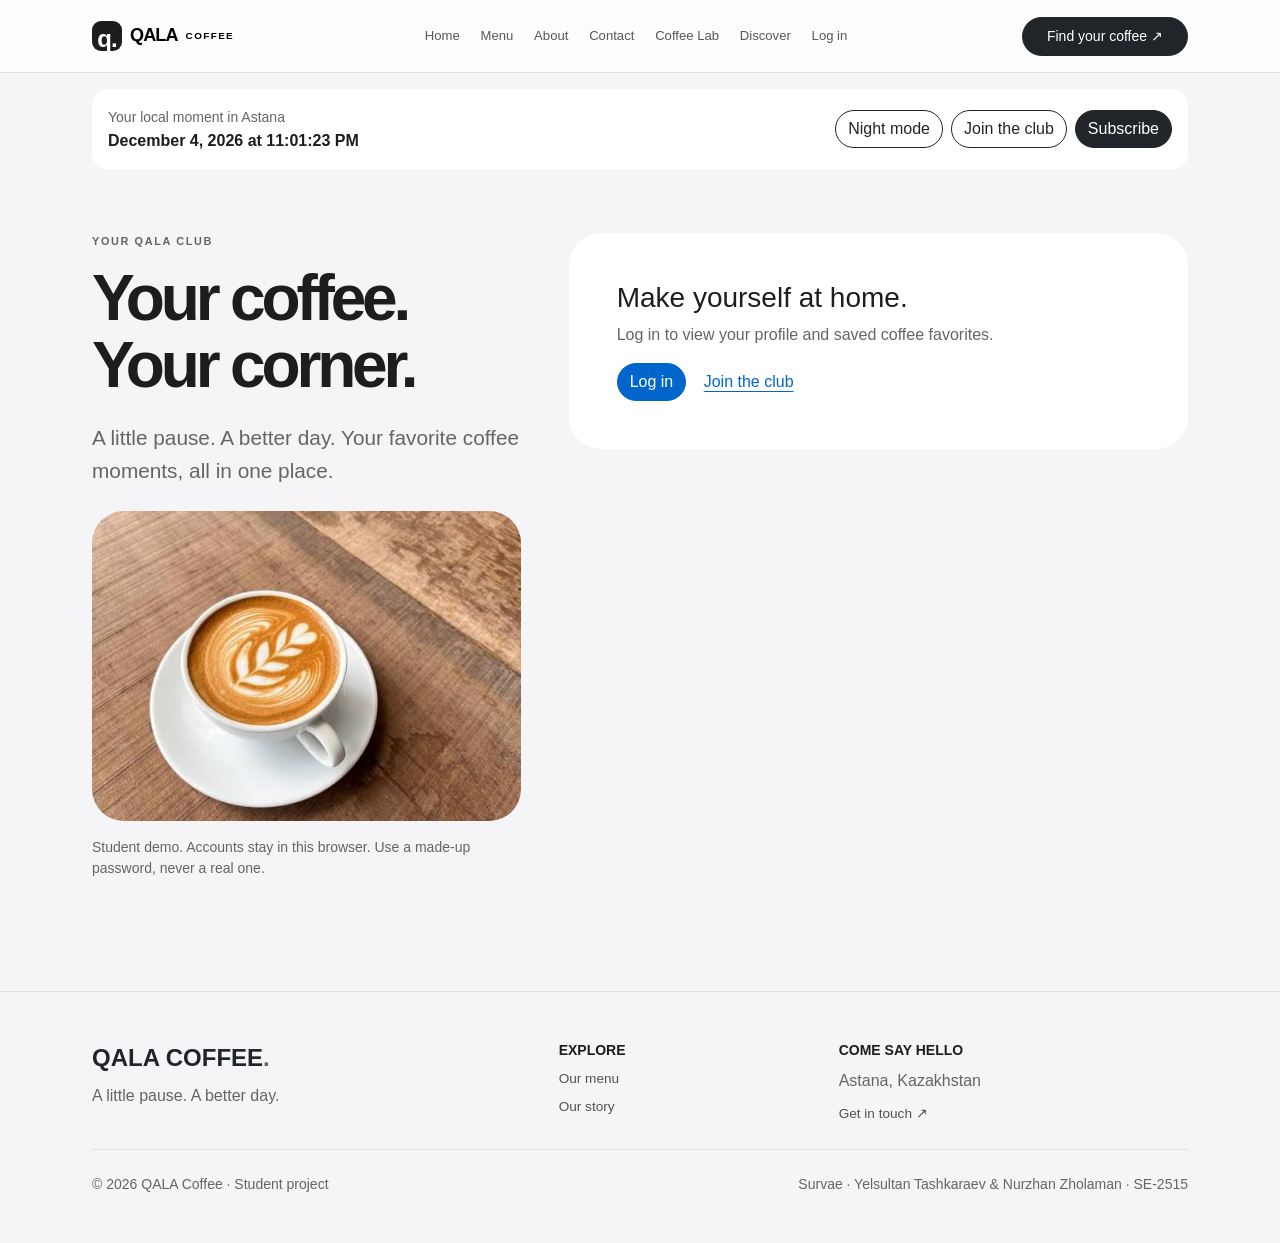
<file: profile.html>
<!doctype html>
<html lang="en">
<head>
<meta charset="utf-8">
<meta name="viewport" content="width=device-width, initial-scale=1">
<meta name="description" content="QALA Coffee. Fresh coffee, familiar faces, and a little room to slow down in Astana.">
<title>Profile | QALA Coffee</title>
<link rel="icon" href="images/favicon.svg" type="image/svg+xml">
<link rel="stylesheet" href="vendor/bootstrap.min.css">
<link rel="stylesheet" href="css/style.css">
<link rel="stylesheet" href="css/assignment5.css">
<script src="js/theme-init.js"></script>
<link rel="stylesheet" href="css/final.css">
</head>
<body>
<a class="visually-hidden-focusable position-absolute bg-white p-3" href="#main">Skip to content</a>
<header class="sticky-top">
<nav class="navbar navbar-expand-lg bg-white bg-opacity-75 border-bottom py-3" aria-label="Main navigation">
<div class="container">
<a class="navbar-brand fw-bold d-flex align-items-center gap-2" href="index.html">
<span class="brand-symbol" aria-hidden="true">q.</span> QALA<span class="brand-coffee">COFFEE</span>
</a>
<button class="navbar-toggler" type="button" data-bs-toggle="collapse" data-bs-target="#mainNav" aria-controls="mainNav" aria-expanded="false" aria-label="Toggle navigation">
<span class="navbar-toggler-icon">
</span>
</button>
<div class="collapse navbar-collapse" id="mainNav">
<ul class="navbar-nav mx-auto my-3 my-md-0">
<li class="nav-item">
<a class="nav-link px-lg-3 "  href="index.html">Home</a>
</li>
<li class="nav-item">
<a class="nav-link px-lg-3 "  href="menu.html">Menu</a>
</li>
<li class="nav-item">
<a class="nav-link px-lg-3 "  href="about.html">About</a>
</li>
<li class="nav-item">
<a class="nav-link px-lg-3 " href="contact.html">Contact</a>
</li>
<li class="nav-item"><a class="nav-link px-lg-3" href="lab.html">Coffee Lab</a></li>
<li class="nav-item"><a class="nav-link px-lg-3" href="discover.html">Discover</a></li><li class="nav-item"><a class="nav-link px-lg-3" href="login.html" data-account-link>Log in</a></li></ul>
<a class="btn btn-dark btn-sm rounded-pill px-4 py-2" href="menu.html">Find your coffee <span aria-hidden="true">↗</span>
</a>
</div>
</div>
</nav>
</header>
<section class="container py-3" aria-label="Coffee tools"><div class="d-flex flex-wrap align-items-center justify-content-between gap-3 bg-white rounded-4 p-3"><div><span class="small text-secondary">Your local moment in Astana</span><br><time id="currentDateTime" class="fw-semibold"></time></div><div class="d-flex flex-wrap gap-2"><button id="themeToggle" class="btn btn-outline-dark rounded-pill" type="button" aria-pressed="false">Night mode</button><a class="btn btn-outline-dark rounded-pill" href="signup.html">Join the club</a><button class="btn btn-dark rounded-pill" type="button" data-open-subscribe>Subscribe</button></div></div></section>
<main id="main"><section class="container py-5"><div class="row g-4 g-lg-5 align-items-start"><div class="col-lg-5"><p class="eyebrow">YOUR QALA CLUB</p><h1 class="display-title account-title">Your coffee.<br>Your corner.</h1><p class="intro text-secondary my-4">A little pause. A better day. Your favorite coffee moments, all in one place.</p><img class="w-100 rounded-5 account-photo" src="images/latte.jpg" alt="QALA latte with delicate coffee art"><p class="small text-secondary mt-3">Student demo. Accounts stay in this browser. Use a made-up password, never a real one.</p></div><div class="col-lg-7"><div class="bg-white rounded-5 p-4 p-sm-5"><div id="profileGuest"><h2 class="h3">Make yourself at home.</h2><p class="text-secondary">Log in to view your profile and saved coffee favorites.</p><a class="btn btn-primary rounded-pill" href="login.html">Log in</a> <a href="signup.html" class="btn btn-link">Join the club</a></div><div id="profileMember" hidden><p class="eyebrow">MEMBER PROFILE</p><h2 id="profileName" class="h2"></h2><dl class="profile-details"><dt>Email</dt><dd id="profileEmail"></dd><dt>Phone</dt><dd id="profilePhone"></dd></dl><hr><h3 class="h4">Your saved favorites</h3><ul id="profileFavorites" class="ps-3"></ul><p class="small text-secondary">Favorites are saved per account. Discover your next favorite and return here.</p><a class="btn btn-primary rounded-pill" href="discover.html">Discover coffee</a> <button id="logoutButton" class="btn btn-outline-dark rounded-pill" type="button">Log out</button><p id="accountStatus" role="status" class="mt-3"></p></div></div></div></div></section></main>
<footer class="border-top py-5 mt-5">
<div class="container">
<div class="row gy-4 align-items-start">
<div class="col-md-5">
<a href="index.html" class="text-decoration-none text-dark fw-bold fs-4">QALA COFFEE<span class="text-secondary">.</span>
</a>
<p class="text-secondary mt-2 mb-0">A little pause. A better day.</p>
</div>
<div class="col-sm-6 col-md-3">
<p class="small fw-semibold mb-2">EXPLORE</p>
<a class="footer-link d-block mb-2" href="menu.html">Our menu</a>
<a class="footer-link d-block" href="about.html">Our story</a>
</div>
<div class="col-sm-6 col-md-4">
<p class="small fw-semibold mb-2">COME SAY HELLO</p>
<p class="text-secondary mb-2">Astana, Kazakhstan</p>
<a class="footer-link" href="contact.html">Get in touch <span aria-hidden="true">↗</span>
</a>
</div>
</div>
<div class="border-top mt-4 pt-4 d-flex flex-wrap justify-content-between gap-2 small text-secondary">
<span>© 2026 QALA Coffee · Student project</span>
<span>Survae · Yelsultan Tashkaraev &amp; Nurzhan Zholaman · SE-2515</span>
</div>
</div>
</footer>
<script src="vendor/bootstrap.bundle.min.js">
</script>
<script src="js/app.js">
</script>
<dialog id="subscribeDialog" aria-labelledby="subscribeTitle"><div class="p-4 p-sm-5"><button class="btn-close float-end" type="button" data-close-subscribe aria-label="Close subscription form"></button><p class="eyebrow">THE QALA LETTER</p><h2 id="subscribeTitle" class="h2">A little coffee news.</h2><p class="text-secondary">Join our newsletter demo.</p><form id="subscribeForm" novalidate><label class="form-label" for="subscribeEmail">Email address *</label><input id="subscribeEmail" name="email" type="text" inputmode="email" class="form-control py-3" placeholder="you@example.com" autocomplete="email" aria-describedby="subscribeError"><p id="subscribeError" class="field-error" aria-live="polite"></p><button type="submit" class="btn btn-dark rounded-pill w-100">Subscribe</button><p id="subscribeResult" class="mt-3 mb-0" role="status"></p></form></div></dialog>
<script src="js/assignment4.js"></script>
<script src="js/assignment5.js"></script>
<script src="js/storage.js"></script>
<script src="js/auth.js"></script>
<script src="js/api.js"></script>
</body>
</html>
</file>
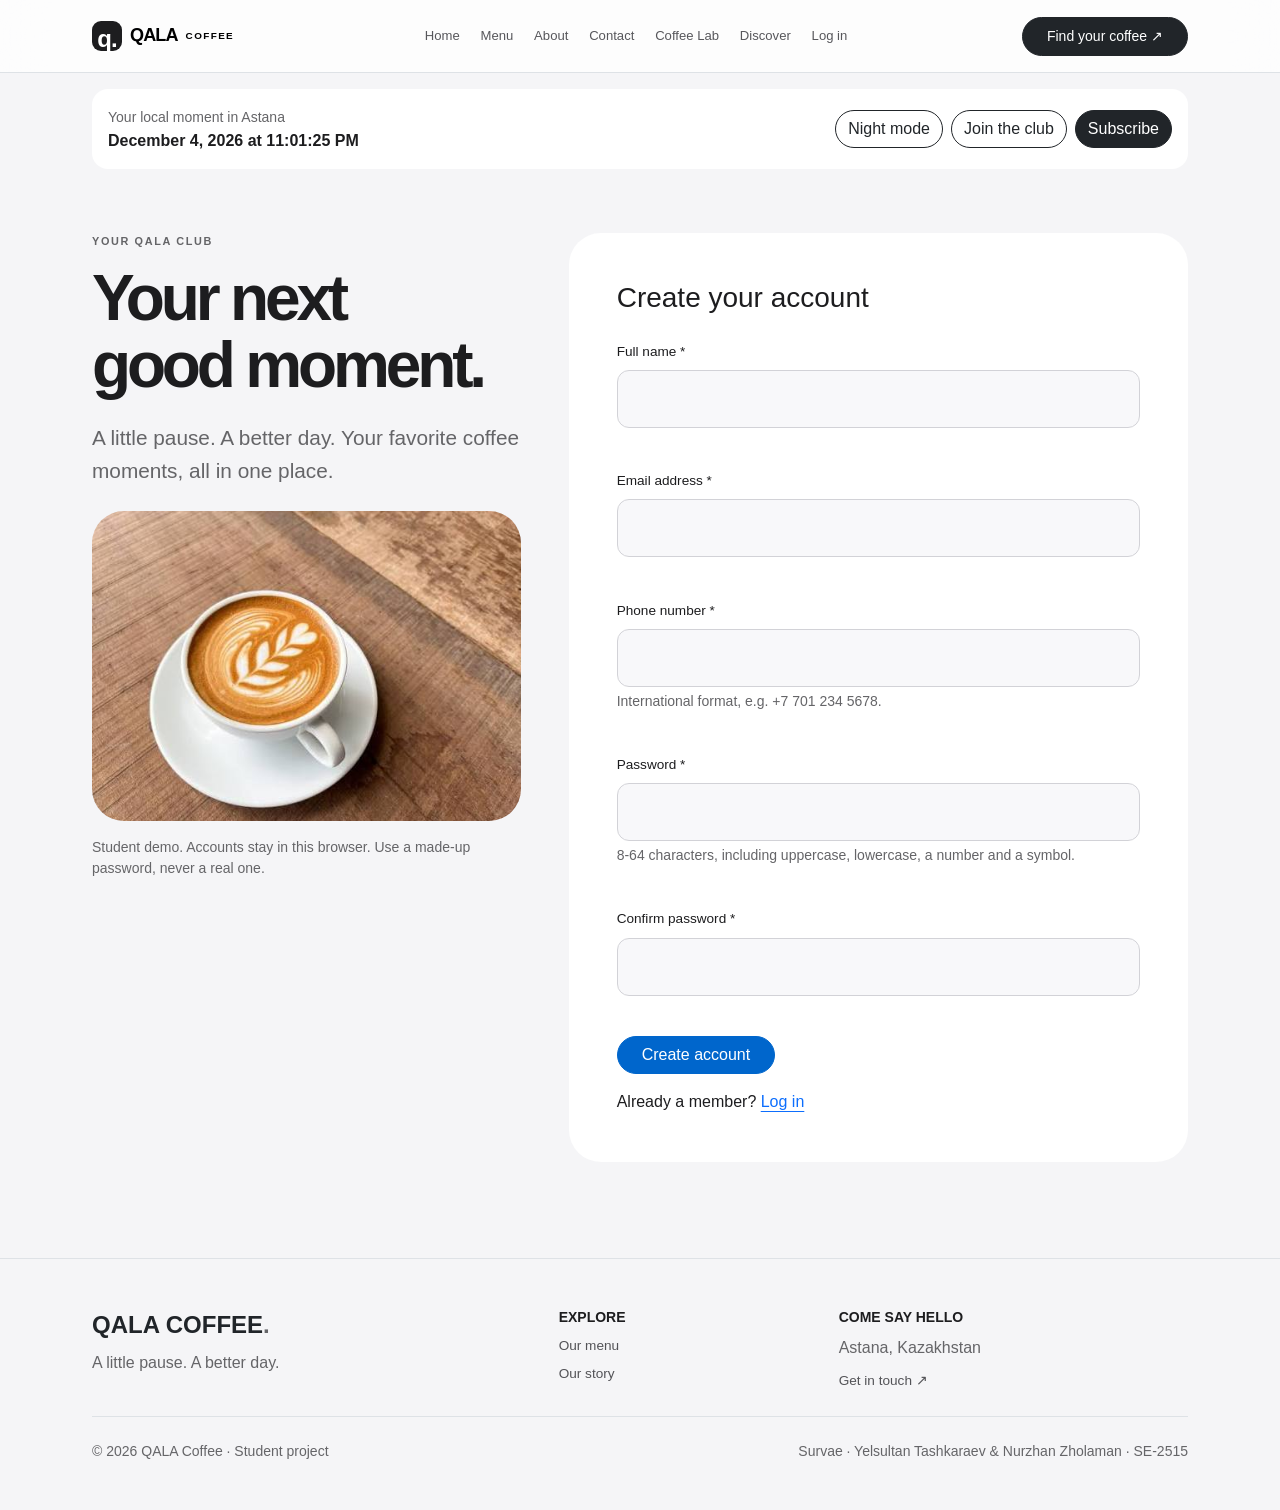
<file: signup.html>
<!doctype html>
<html lang="en">
<head>
<meta charset="utf-8">
<meta name="viewport" content="width=device-width, initial-scale=1">
<meta name="description" content="QALA Coffee. Fresh coffee, familiar faces, and a little room to slow down in Astana.">
<title>Sign up | QALA Coffee</title>
<link rel="icon" href="images/favicon.svg" type="image/svg+xml">
<link rel="stylesheet" href="vendor/bootstrap.min.css">
<link rel="stylesheet" href="css/style.css">
<link rel="stylesheet" href="css/assignment5.css">
<script src="js/theme-init.js"></script>
<link rel="stylesheet" href="css/final.css">
</head>
<body>
<a class="visually-hidden-focusable position-absolute bg-white p-3" href="#main">Skip to content</a>
<header class="sticky-top">
<nav class="navbar navbar-expand-lg bg-white bg-opacity-75 border-bottom py-3" aria-label="Main navigation">
<div class="container">
<a class="navbar-brand fw-bold d-flex align-items-center gap-2" href="index.html">
<span class="brand-symbol" aria-hidden="true">q.</span> QALA<span class="brand-coffee">COFFEE</span>
</a>
<button class="navbar-toggler" type="button" data-bs-toggle="collapse" data-bs-target="#mainNav" aria-controls="mainNav" aria-expanded="false" aria-label="Toggle navigation">
<span class="navbar-toggler-icon">
</span>
</button>
<div class="collapse navbar-collapse" id="mainNav">
<ul class="navbar-nav mx-auto my-3 my-md-0">
<li class="nav-item">
<a class="nav-link px-lg-3 "  href="index.html">Home</a>
</li>
<li class="nav-item">
<a class="nav-link px-lg-3 "  href="menu.html">Menu</a>
</li>
<li class="nav-item">
<a class="nav-link px-lg-3 "  href="about.html">About</a>
</li>
<li class="nav-item">
<a class="nav-link px-lg-3 " href="contact.html">Contact</a>
</li>
<li class="nav-item"><a class="nav-link px-lg-3" href="lab.html">Coffee Lab</a></li>
<li class="nav-item"><a class="nav-link px-lg-3" href="discover.html">Discover</a></li><li class="nav-item"><a class="nav-link px-lg-3" href="login.html" data-account-link>Log in</a></li></ul>
<a class="btn btn-dark btn-sm rounded-pill px-4 py-2" href="menu.html">Find your coffee <span aria-hidden="true">↗</span>
</a>
</div>
</div>
</nav>
</header>
<section class="container py-3" aria-label="Coffee tools"><div class="d-flex flex-wrap align-items-center justify-content-between gap-3 bg-white rounded-4 p-3"><div><span class="small text-secondary">Your local moment in Astana</span><br><time id="currentDateTime" class="fw-semibold"></time></div><div class="d-flex flex-wrap gap-2"><button id="themeToggle" class="btn btn-outline-dark rounded-pill" type="button" aria-pressed="false">Night mode</button><a class="btn btn-outline-dark rounded-pill" href="signup.html">Join the club</a><button class="btn btn-dark rounded-pill" type="button" data-open-subscribe>Subscribe</button></div></div></section>
<main id="main"><section class="container py-5"><div class="row g-4 g-lg-5 align-items-start"><div class="col-lg-5"><p class="eyebrow">YOUR QALA CLUB</p><h1 class="display-title account-title">Your next<br>good moment.</h1><p class="intro text-secondary my-4">A little pause. A better day. Your favorite coffee moments, all in one place.</p><img class="w-100 rounded-5 account-photo" src="images/latte.jpg" alt="QALA latte with delicate coffee art"><p class="small text-secondary mt-3">Student demo. Accounts stay in this browser. Use a made-up password, never a real one.</p></div><div class="col-lg-7"><div class="bg-white rounded-5 p-4 p-sm-5"><h2 class="h3 mb-4">Create your account</h2><form id="signupForm" novalidate><div class="mb-3"><label class="form-label" for="fullName">Full name *</label><input class="form-control py-3" id="fullName" name="fullName" type="text" autocomplete="name" aria-describedby="fullNameError fullNameHelp"><p id="fullNameHelp" class="small text-secondary mt-1 mb-0"></p><p class="field-error" id="fullNameError" aria-live="polite"></p></div><div class="mb-3"><label class="form-label" for="accountEmail">Email address *</label><input class="form-control py-3" id="accountEmail" name="accountEmail" type="text" autocomplete="email" aria-describedby="accountEmailError accountEmailHelp"><p id="accountEmailHelp" class="small text-secondary mt-1 mb-0"></p><p class="field-error" id="accountEmailError" aria-live="polite"></p></div><div class="mb-3"><label class="form-label" for="accountPhone">Phone number *</label><input class="form-control py-3" id="accountPhone" name="accountPhone" type="tel" autocomplete="tel" aria-describedby="accountPhoneError accountPhoneHelp"><p id="accountPhoneHelp" class="small text-secondary mt-1 mb-0">International format, e.g. +7 701 234 5678.</p><p class="field-error" id="accountPhoneError" aria-live="polite"></p></div><div class="mb-3"><label class="form-label" for="accountPassword">Password *</label><input class="form-control py-3" id="accountPassword" name="accountPassword" type="password" autocomplete="new-password" aria-describedby="accountPasswordError accountPasswordHelp"><p id="accountPasswordHelp" class="small text-secondary mt-1 mb-0">8-64 characters, including uppercase, lowercase, a number and a symbol.</p><p class="field-error" id="accountPasswordError" aria-live="polite"></p></div><div class="mb-3"><label class="form-label" for="confirmPassword">Confirm password *</label><input class="form-control py-3" id="confirmPassword" name="confirmPassword" type="password" autocomplete="new-password" aria-describedby="confirmPasswordError confirmPasswordHelp"><p id="confirmPasswordHelp" class="small text-secondary mt-1 mb-0"></p><p class="field-error" id="confirmPasswordError" aria-live="polite"></p></div><button class="btn btn-primary rounded-pill px-4" type="submit">Create account</button><p id="accountStatus" role="status" class="mt-3"></p></form><p class="mb-0">Already a member? <a href="login.html">Log in</a></p></div></div></div></section></main>
<footer class="border-top py-5 mt-5">
<div class="container">
<div class="row gy-4 align-items-start">
<div class="col-md-5">
<a href="index.html" class="text-decoration-none text-dark fw-bold fs-4">QALA COFFEE<span class="text-secondary">.</span>
</a>
<p class="text-secondary mt-2 mb-0">A little pause. A better day.</p>
</div>
<div class="col-sm-6 col-md-3">
<p class="small fw-semibold mb-2">EXPLORE</p>
<a class="footer-link d-block mb-2" href="menu.html">Our menu</a>
<a class="footer-link d-block" href="about.html">Our story</a>
</div>
<div class="col-sm-6 col-md-4">
<p class="small fw-semibold mb-2">COME SAY HELLO</p>
<p class="text-secondary mb-2">Astana, Kazakhstan</p>
<a class="footer-link" href="contact.html">Get in touch <span aria-hidden="true">↗</span>
</a>
</div>
</div>
<div class="border-top mt-4 pt-4 d-flex flex-wrap justify-content-between gap-2 small text-secondary">
<span>© 2026 QALA Coffee · Student project</span>
<span>Survae · Yelsultan Tashkaraev &amp; Nurzhan Zholaman · SE-2515</span>
</div>
</div>
</footer>
<script src="vendor/bootstrap.bundle.min.js">
</script>
<script src="js/app.js">
</script>
<dialog id="subscribeDialog" aria-labelledby="subscribeTitle"><div class="p-4 p-sm-5"><button class="btn-close float-end" type="button" data-close-subscribe aria-label="Close subscription form"></button><p class="eyebrow">THE QALA LETTER</p><h2 id="subscribeTitle" class="h2">A little coffee news.</h2><p class="text-secondary">Join our newsletter demo.</p><form id="subscribeForm" novalidate><label class="form-label" for="subscribeEmail">Email address *</label><input id="subscribeEmail" name="email" type="text" inputmode="email" class="form-control py-3" placeholder="you@example.com" autocomplete="email" aria-describedby="subscribeError"><p id="subscribeError" class="field-error" aria-live="polite"></p><button type="submit" class="btn btn-dark rounded-pill w-100">Subscribe</button><p id="subscribeResult" class="mt-3 mb-0" role="status"></p></form></div></dialog>
<script src="js/assignment4.js"></script>
<script src="js/assignment5.js"></script>
<script src="js/storage.js"></script>
<script src="js/auth.js"></script>
<script src="js/api.js"></script>
</body>
</html>
</file>
<file: css/assignment5.css>
/* Assignment 5: all new presentation rules live here. */
#coffee-club > div { max-width:760px; }
.lab-panel { background:#fff; border-radius:28px; }
.rating-stars { display:flex; flex-wrap:wrap; gap:4px; }
.rating-star { border:0; background:transparent; font-size:2.5rem; color:#8a8a90; padding:0 3px; transition:color .2s,transform .2s; }
.rating-star:hover { transform:translateY(-3px); }
.rating-star.selected { color:#ac6900; }
.gallery-thumbs { display:flex; gap:12px; }
.gallery-thumb { padding:4px; border:2px solid transparent; border-radius:17px; background:transparent; }
.gallery-thumb[aria-pressed="true"] { border-color:#0066cc; }
.gallery-thumb img { width:76px; height:68px; border-radius:11px; object-fit:cover; }
.lab-gallery-image { width:100%; height:380px; border-radius:28px; object-fit:cover; }
.brew-progress { height:7px; border-radius:10px; background:#d9d9de; overflow:hidden; }
.brew-progress span { display:block; height:100%; background:#0066cc; transition:width .3s; }
.brew-summary { background:#f5f5f7; border-radius:16px; padding:20px; }
.tasting-image { width:100%; height:170px; object-fit:cover; }
.coffee-cup { font-size:4rem; }
.cup-bounce { animation:coffee-bounce .65s ease; }
@keyframes coffee-bounce { 0%,100% { transform:translateY(0) rotate(0); } 35% { transform:translateY(-20px) rotate(-10deg); } 70% { transform:translateY(-5px) rotate(8deg); } }
/* Keep the supplied Bootstrap pages readable in the night theme. */
html[data-theme="night"] { --ink:#f1f1f3; --muted:#bdc0c8; --paper:#17181c; --bs-body-color:#f1f1f3; --bs-body-bg:#17181c; --bs-border-color:#454750; }
html[data-theme="night"] .bg-white,html[data-theme="night"] .card,html[data-theme="night"] .lab-panel,html[data-theme="night"] .faq-item { background:#25272e!important; color:#f1f1f3; }
html[data-theme="night"] .navbar { --bs-navbar-color:#c8cbd3; --bs-navbar-active-color:#fff; --bs-navbar-brand-color:#fff; --bs-navbar-brand-hover-color:#fff; }
html[data-theme="night"] .nav-link,html[data-theme="night"] .footer-link,html[data-theme="night"] .text-dark { color:#e0e2e8!important; }
html[data-theme="night"] .soft-text,html[data-theme="night"] .eyebrow { color:#c1c4cf; }
html[data-theme="night"] .btn-outline-dark { --bs-btn-color:#f1f1f3; --bs-btn-border-color:#989ca9; --bs-btn-hover-bg:#e4e5ea; --bs-btn-hover-color:#18191e; }
html[data-theme="night"] .btn-dark { --bs-btn-bg:#e4e5ea; --bs-btn-color:#18191e; --bs-btn-border-color:#e4e5ea; --bs-btn-hover-bg:#fff; --bs-btn-hover-color:#18191e; }
html[data-theme="night"] .navbar-toggler { border-color:#989ca9; }
html[data-theme="night"] .navbar-toggler-icon,html[data-theme="night"] .btn-close { filter:invert(1); }
html[data-theme="night"] .form-control,html[data-theme="night"] .form-select,html[data-theme="night"] .input-group-text,html[data-theme="night"] dialog,html[data-theme="night"] .brew-summary { background:#25272e; color:#f1f1f3; border-color:#737784; }
html[data-theme="night"] input::placeholder { color:#b9bdc8; }
html[data-theme="night"] .field-error { color:#ffb4aa; }
html[data-theme="night"] .rating-star.selected { color:#ffd37a; }
html[data-theme="night"] .faq-question { color:#f1f1f3; }
html[data-theme="night"] .photo-label { color:#1d1d1f; }
@media(max-width:575px) { .lab-gallery-image { height:280px; } .rating-star { font-size:2.2rem; } }
@media(prefers-reduced-motion:reduce) { .cup-bounce { animation:none; } * { transition:none!important; } }
html[data-theme="night"] .brand-symbol { background:#f1f1f3; color:#17181c; }
</file>
<file: css/final.css>
/* Final-project additions preserve the original QALA palette and rounded layouts. */
[hidden] { display:none!important; }
.account-title { font-size:clamp(2.8rem,5vw,4.5rem); }
.account-photo { max-height:310px; object-fit:cover; }
.profile-details dd { overflow-wrap:anywhere; margin-bottom:1rem; }
html[data-theme="night"] { color-scheme:dark; }
html[data-theme="night"] .btn-link { --bs-btn-color:#7ebaff; --bs-btn-hover-color:#b3d7ff; }
html[data-theme="night"] a:not(.btn):not(.navbar-brand):not(.nav-link):not(.footer-link) { color:#8bc2ff; }
html[data-theme="night"] .alert-success { background:#173f32; color:#d8f3e5; border-color:#438267; }
html[data-theme="night"] body { background:var(--paper); color:var(--ink); }
html[data-theme="night"] .bg-light { background:#25272e!important; }
html[data-theme="night"] .text-white-50 { color:#bdc0c8!important; }
html[data-theme="night"] .btn-primary { --bs-btn-bg:#0769ce; }
.form-control, .form-select { min-width:0; }
@media(min-width:992px) { .navbar .nav-link { padding-left:.65rem!important; padding-right:.65rem!important; } }
@media(max-width:575px) { .gallery-thumbs { flex-wrap:wrap; } .photo-label { left:16px; bottom:16px; max-width:calc(100% - 32px); } }
</file>
<file: css/assignment6.css>
.scroll-track { position:fixed;left:0;top:0;width:100%;height:5px;z-index:2000;background:#e9e5df; }
#scrollProgress { height:100%;width:0;background:linear-gradient(90deg,#007c91,#0066cc,#b16c17); }
.search-wrap { position:relative; }
.search-suggestions { position:absolute;top:100%;left:0;right:0;z-index:20;list-style:none;padding:8px;margin:6px 0 0;background:#fff;border:1px solid #d2d2d7;border-radius:18px;box-shadow:0 12px 30px #0002; }
.search-suggestions li { padding:10px 14px;border-radius:10px;cursor:pointer; }
.search-suggestions li:hover,.search-suggestions li[aria-selected="true"] { background:#e6eef9;color:#1d1d1f; }
mark { background:#ffe39d;color:#342300;border-radius:3px;padding:0 1px; }
.discover-image { width:100%;height:210px;object-fit:cover; }
.stat-number { font-size:clamp(2rem,5vw,4rem);font-weight:650;letter-spacing:-.05em;margin:0; }
.submit-spinner { display:inline-block;width:16px;height:16px;border:2px solid #ffffff70;border-top-color:#fff;border-radius:50%;animation:submit-spin .7s linear infinite;vertical-align:middle;margin-right:8px; }
@keyframes submit-spin { to { transform:rotate(360deg); } }
.q-toast { position:fixed;bottom:24px;right:24px;z-index:2100;max-width:min(400px,calc(100vw - 32px));padding:18px 24px;border-radius:18px;background:#202122;color:#fff;box-shadow:0 8px 30px #0003; }
.copy-wrap { display:inline-block;position:relative; }
.copy-tooltip { display:block;position:absolute;bottom:calc(100% + 10px);left:0;background:#202122;color:#fff;padding:8px 12px;border-radius:10px;white-space:nowrap;font-size:.8rem; }
.jq-lazy { display:block;width:100%;height:270px;object-fit:cover;background:#e2ddd5;border-radius:24px;opacity:.35;transition:opacity .5s; }
.jq-lazy.image-loaded { opacity:1; }
.clipboard-buffer { position:fixed;left:-9999px;top:0; }
[hidden] { display:none!important; }
html[data-theme="night"] .search-suggestions { background:#25272e;color:#f1f1f3; }
@media(prefers-reduced-motion:reduce) { .submit-spinner { animation:none; } }
</file>
<file: css/style.css>
/* Assignment 3: Bootstrap owns margins/padding and layout.
   This file controls brand styling, image geometry and responsive typography. */
:root { --ink: #1d1d1f; --muted: #656568; --paper: #f5f5f7; --bs-body-color: var(--ink); --bs-body-bg: var(--paper); --bs-body-font-family: -apple-system, BlinkMacSystemFont, "Segoe UI", sans-serif; }
html { scroll-behavior: smooth; scroll-padding-top: 100px; }
body { -webkit-font-smoothing: antialiased; }
header { backdrop-filter: blur(22px); -webkit-backdrop-filter: blur(22px); }
a { text-underline-offset: 4px; }
:focus-visible { outline: 3px solid #0066cc !important; outline-offset: 4px; }
.visually-hidden-focusable { z-index: 1100; }
.navbar-brand { letter-spacing: -.05em; font-size: 1.13rem; }
.brand-symbol { display: inline-grid; place-items: center; color: #fff; background: var(--ink); width: 30px; height: 30px; border-radius: 9px; font-size: 24px; }
.brand-coffee { font-size: .62rem; letter-spacing: .14em; }
.nav-link { font-size: .82rem; color: #57575b; }
.nav-link.active { font-weight: 600; }
.eyebrow { font-size: .68rem; font-weight: 650; letter-spacing: .15em; color: #646467; }
.display-title { font-size: 2.8rem; font-weight: 650; letter-spacing: -.065em; line-height: 1.04; }
.section-title { font-size: 2rem; font-weight: 650; letter-spacing: -.045em; line-height: 1.12; }
.intro { font-size: 1.05rem; line-height: 1.55; max-width: 610px; }
.soft-text { color: #78787b; }
.text-secondary { color: var(--muted) !important; }
.btn { transition: transform .2s ease, background-color .2s ease, box-shadow .2s ease; }
.btn:hover { transform: translateY(-1px); }
.btn-primary { --bs-btn-bg: #0066cc; --bs-btn-border-color: #0066cc; --bs-btn-hover-bg: #0056ad; --bs-btn-hover-border-color: #0056ad; --bs-btn-active-bg: #004e9c; }
.btn-link { --bs-btn-color: #0066cc; --bs-btn-hover-color: #004e9c; }
.btn-lg { font-size: 1rem; }
.hero-photo { height: 330px; }
.hero-photo > img { height: 100%; width: 100%; object-fit: cover; object-position: center 57%; }
.photo-label { position: absolute; left: 24px; bottom: 24px; max-width: calc(100% - 48px); background: rgba(255,255,255,.92); backdrop-filter: blur(12px); font-size: .75rem; color: var(--ink); }
.status-dot { display: inline-block; height: 7px; width: 7px; border-radius: 50%; background: #307246; }
.product-card { border-radius: 28px; transition: transform .3s ease, box-shadow .3s ease; }
.product-card:hover { transform: translateY(-5px); box-shadow: 0 14px 35px #0000000a; }
.product-image { overflow: hidden; background: #ebe7e2; }
.product-image img { aspect-ratio: 1.3; width: 100%; object-fit: cover; transition: transform .5s ease; }
.product-card:hover img { transform: scale(1.035); }
/* Use card-group with Bootstrap grid, keeping its responsive columns in control. */
#productGrid.card-group > [class*="col-"] { flex-shrink: 0; }
.dark-panel { background: #202122; color: white; }
.text-white-75 { color: #d2d2d4; }
.feature-panel { min-height: 440px; }
.feature-photo { height: 440px; object-fit: cover; }
.gallery-image { height: 360px; object-fit: cover; }
.gallery-shade { position: absolute; inset: 0; background: linear-gradient(transparent 25%,rgba(0,0,0,.75)); }
.carousel-caption { bottom: 2rem; left: 12%; right: 12%; }
.carousel-control-prev, .carousel-control-next { width: 10%; opacity: 1; }
.carousel-control-prev-icon, .carousel-control-next-icon { border-radius: 50%; background-color: #0009; background-size: 60%; width: 38px; height: 38px; }
.carousel-indicators .btn { border-radius: 4px; min-height: 5px; }
.about-hero { height: 330px; object-fit: cover; }
.value-number { font-size: 2.5rem; letter-spacing: -.05em; color: #75757a; }
.process-image { object-fit: cover; min-height: 400px; }
.avatar { width: 90px; height: 90px; border-radius: 50%; object-fit: cover; }
.contact-photo { height: 210px; object-fit: cover; }
.form-control, .form-select, .input-group-text { background-color: #f8f8fa; border-color: #d2d2d7; border-radius: 12px; }
.form-control:focus, .form-select:focus { background: #fff; border-color: #0066cc; }
.form-label { font-size: .85rem; font-weight: 500; }
.footer-link { color: #535357; text-decoration: none; font-size: .85rem; }
.footer-link:hover { color: #0066cc; text-decoration: underline; }
@media (min-width: 768px) { .display-title { font-size: 4.3rem; } .section-title { font-size: 2.6rem; } .intro { font-size: 1.2rem; } .hero-photo { height: 450px; } .gallery-image { height: 500px; } .about-hero { height: 460px; } }
@media (min-width: 1200px) { .container { max-width: 1120px; } .display-title { font-size: 5.5rem; } .section-title { font-size: 3rem; } .intro { font-size: 1.3rem; } .hero-photo { height: 490px; } }
@media (prefers-reduced-motion: reduce) { html { scroll-behavior: auto; } *, *::before, *::after { transition: none !important; animation: none !important; } }

/* Assignment 4 interactions */
body { transition:background-color .35s ease; }
.field-error { color:#b42318; font-size:.85rem; min-height:1.3em; margin:.4rem 0 0; }
[aria-invalid="true"] { border-color:#b42318; }
dialog { border:0; border-radius:28px; padding:0; width:min(520px,calc(100% - 32px)); max-height:90vh; color:var(--ink); }
dialog::backdrop { background:#15151588; backdrop-filter:blur(5px); }
body.modal-open { overflow:hidden; }
.faq-list { max-width:850px; }
.faq-item { background:#fff; border-radius:20px; margin-bottom:12px; overflow:hidden; }
.faq-question { border:0; background:transparent; width:100%; text-align:left; padding:24px; display:flex; justify-content:space-between; gap:20px; font:inherit; font-size:1.05rem; color:var(--ink); }
.faq-answer { display:grid; grid-template-rows:0fr; transition:grid-template-rows .3s ease; visibility:hidden; }
.faq-answer > div { overflow:hidden; }
.faq-answer p { padding:0 24px 24px; margin:0; color:var(--muted); }
.faq-answer.open { grid-template-rows:1fr; visibility:visible; }
</file>
